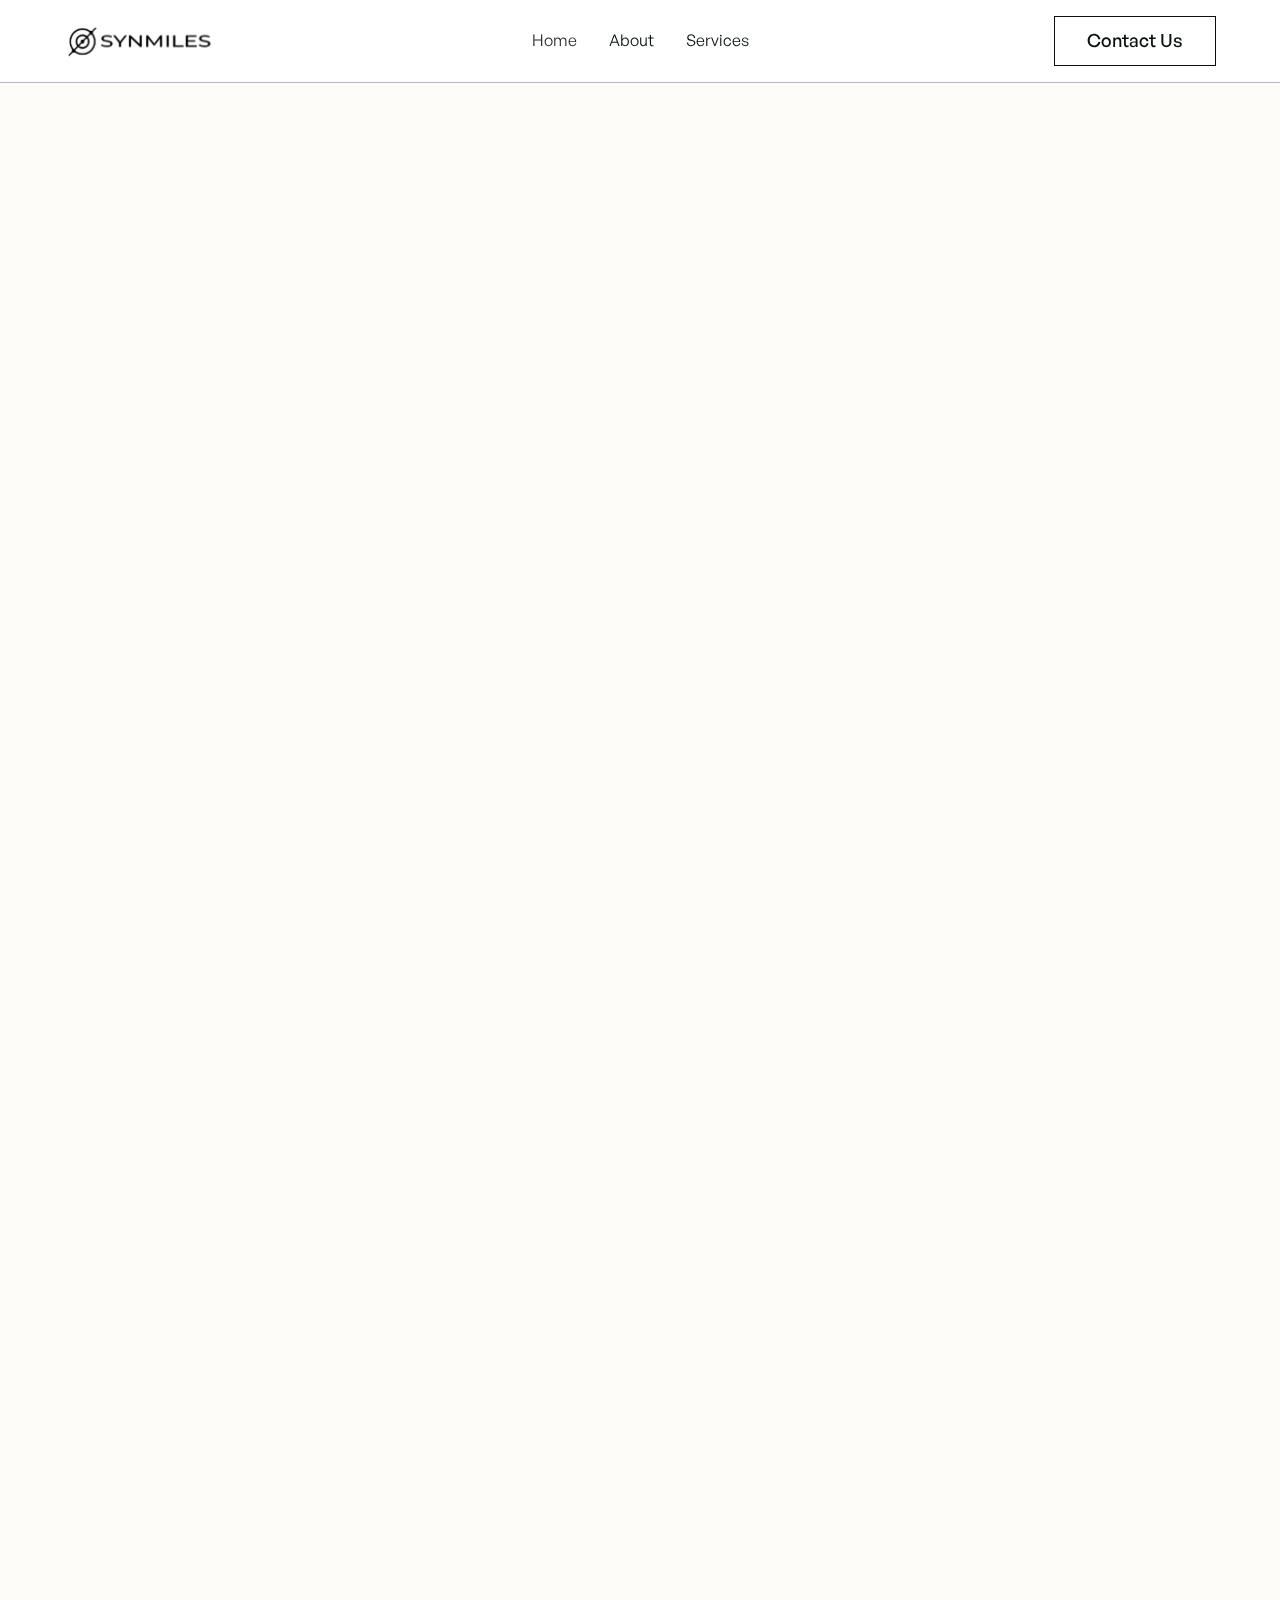
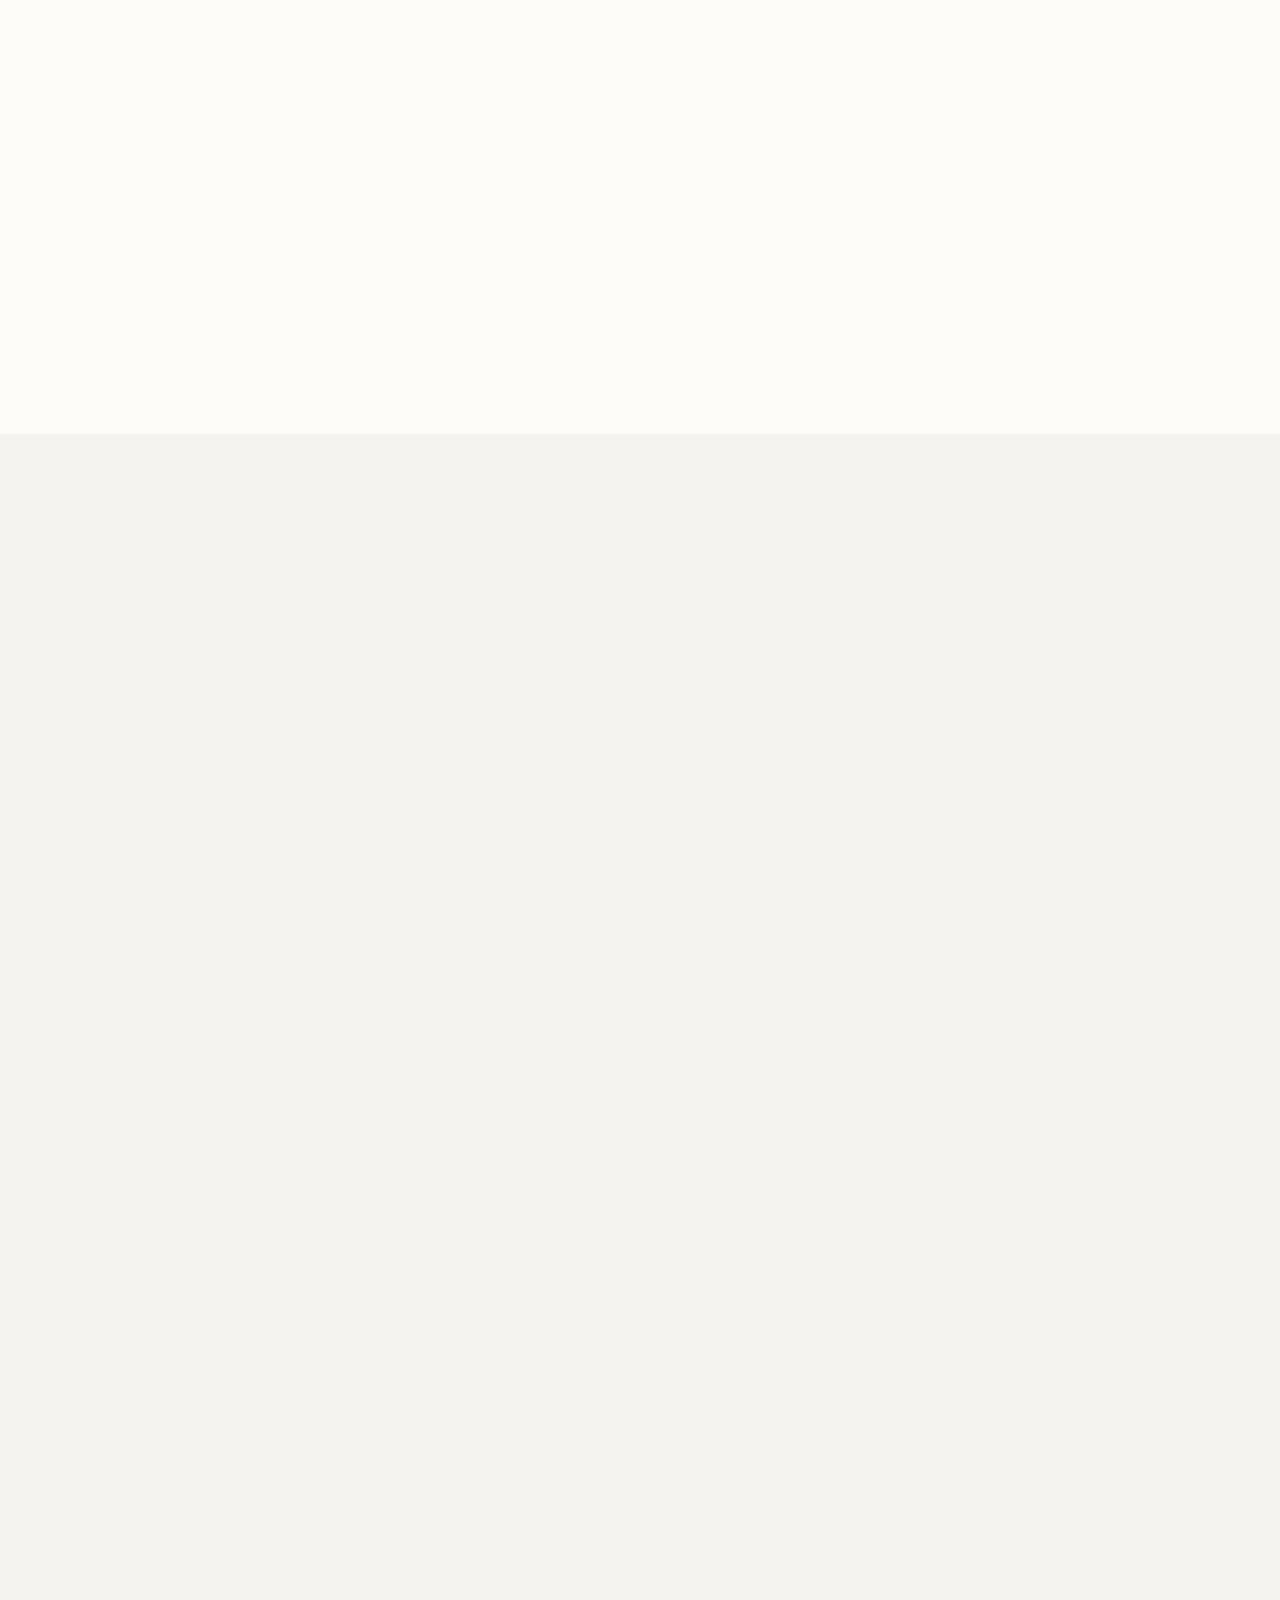
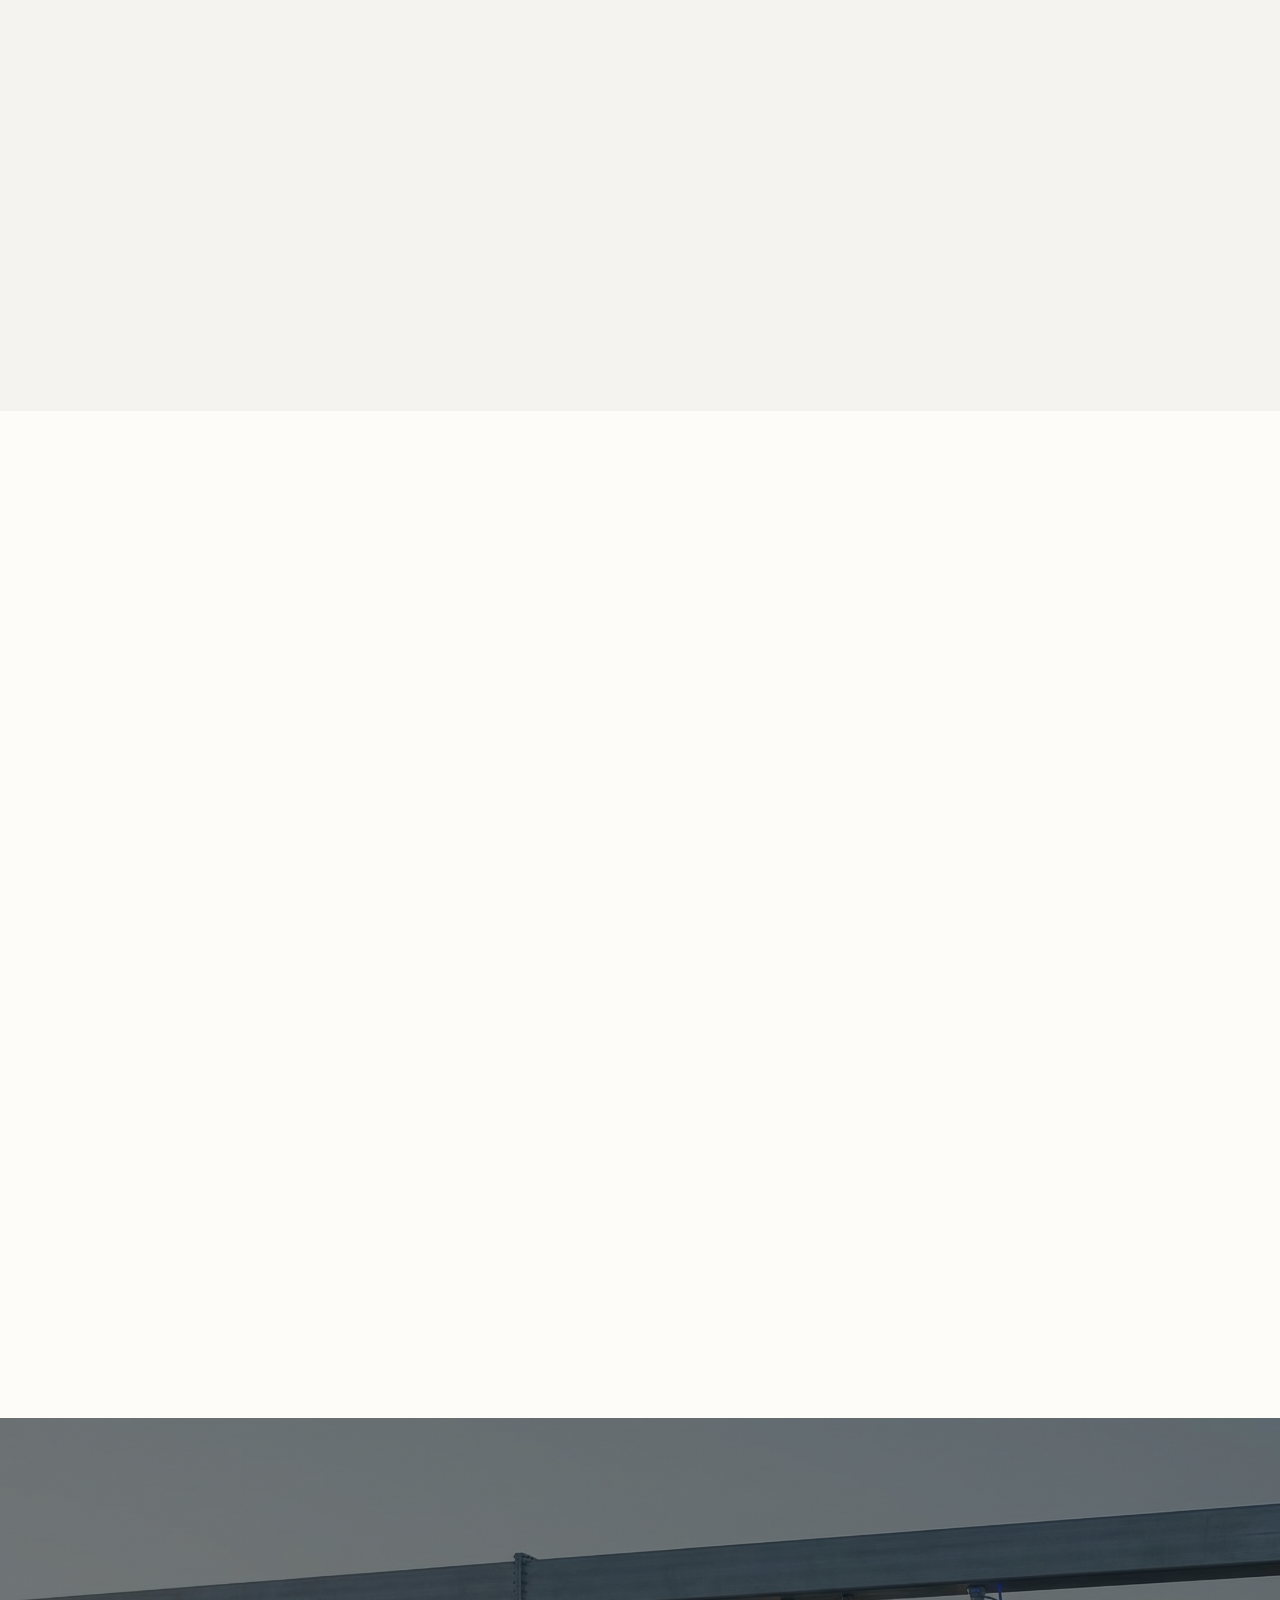
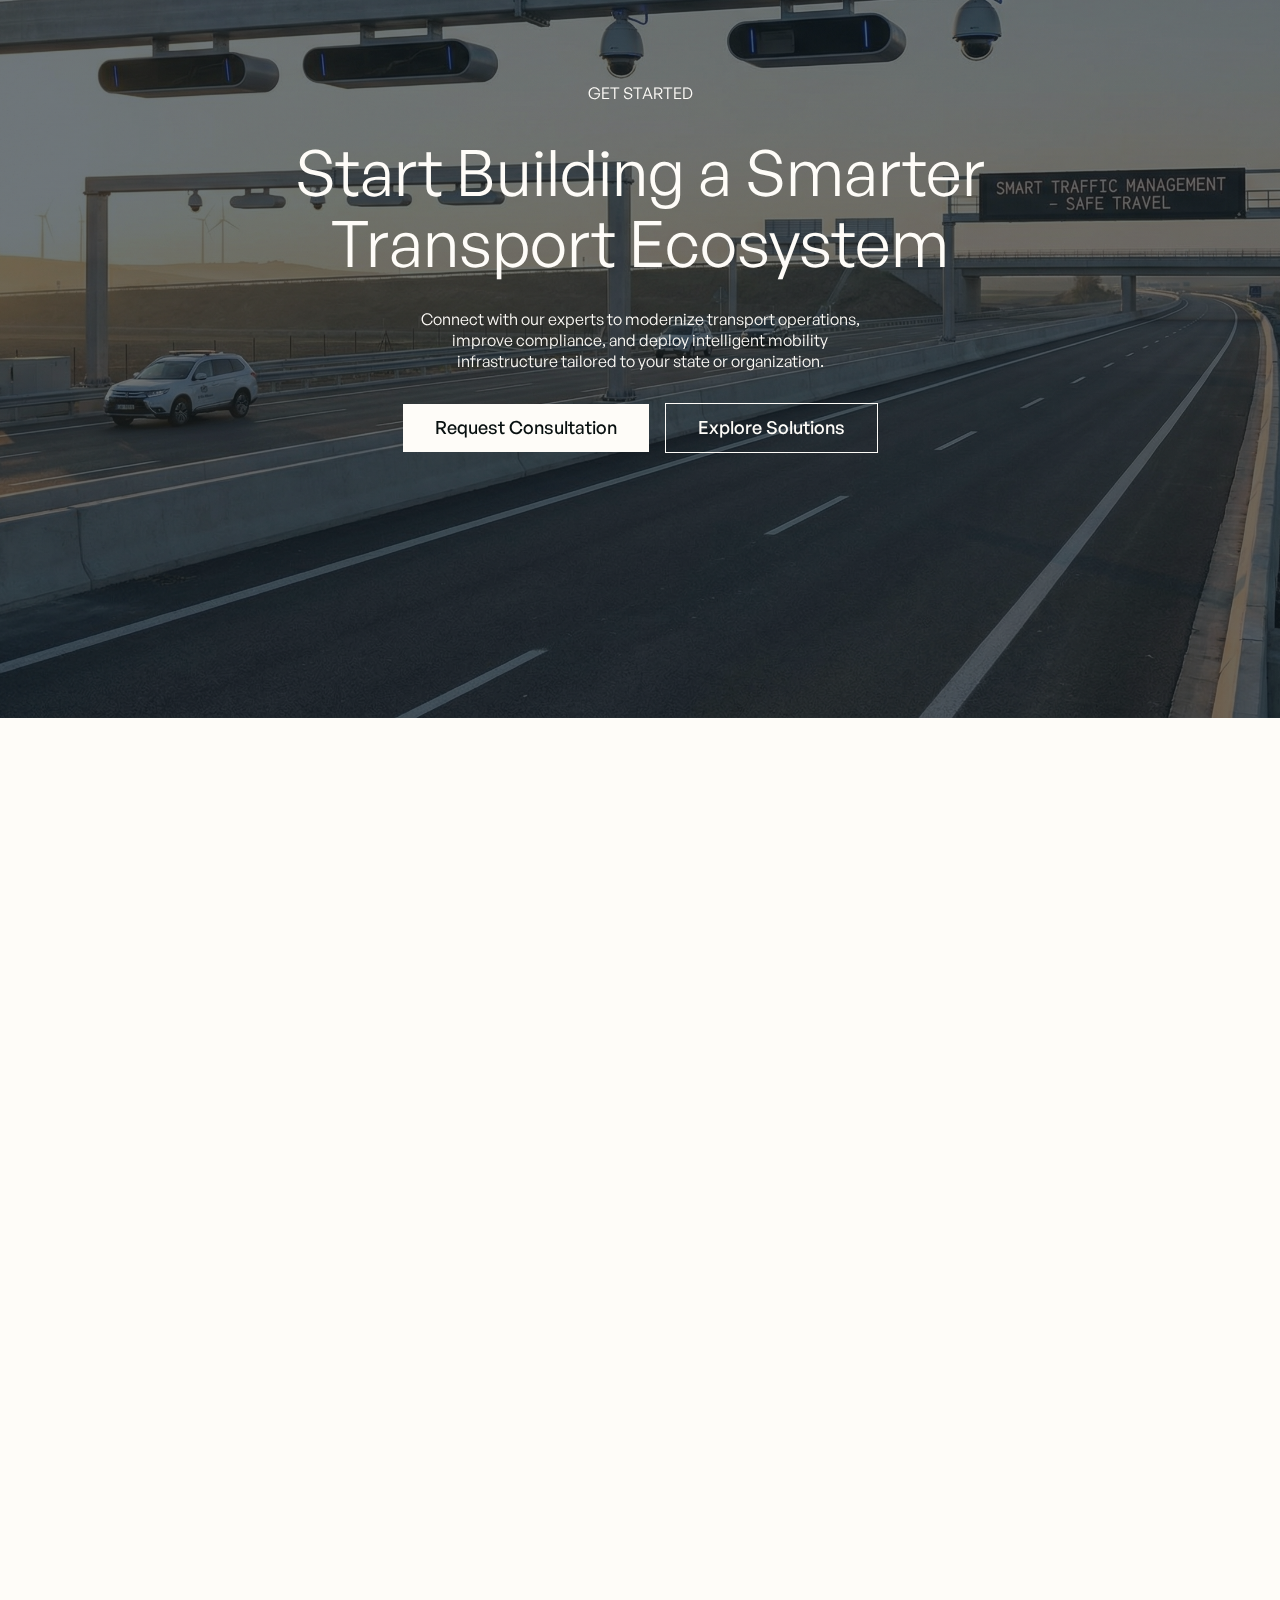
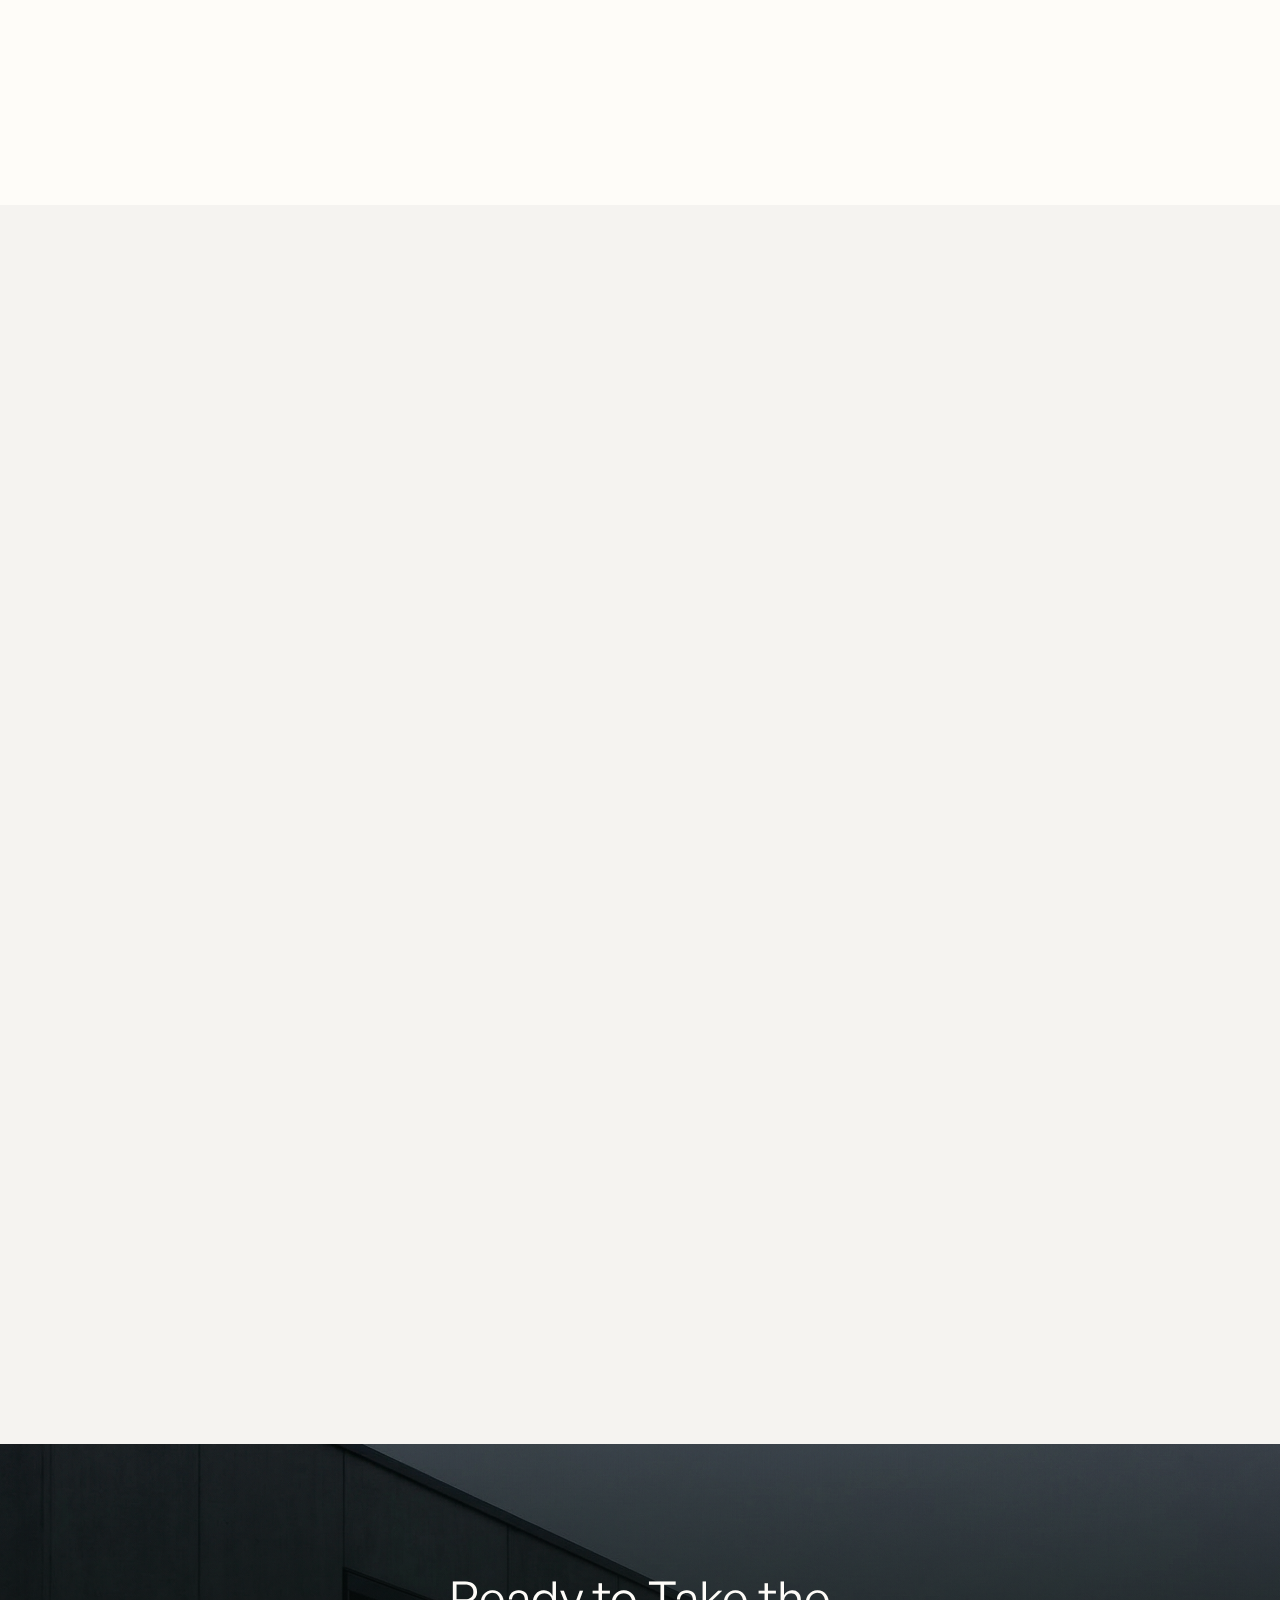
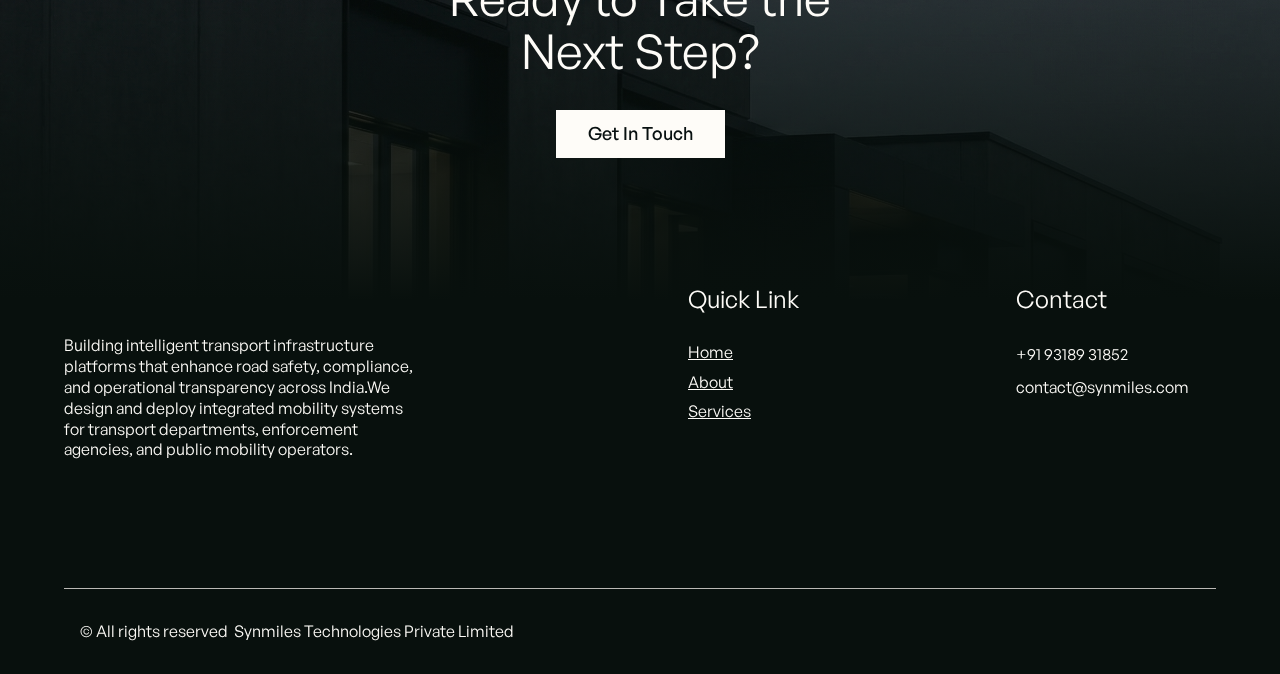
<file: index.html>
<!DOCTYPE html><!--  This site was created in Webflow. https://webflow.com  --><!--  Last Published: Mon Feb 09 2026 18:35:52 GMT+0000 (Coordinated Universal Time)  -->
<html data-wf-page="697a2d85875762e6cc235cb8" data-wf-site="697a2d84875762e6cc235c6f">
<head>
  <meta charset="utf-8">
  <title>Synmiles Technologies | Intelligent Transport &amp; Mobility Infrastructure Solutions</title>
  <meta content="Integrated transport technology solutions for compliance, vehicle tracking, automated testing, and mobility infrastructure. Synmiles helps authorities build safer and more efficient transportation systems." name="description">
  <meta content="Synmiles Technologies | Intelligent Transport &amp; Mobility Infrastructure Solutions" property="og:title">
  <meta content="Integrated transport technology solutions for compliance, vehicle tracking, automated testing, and mobility infrastructure. Synmiles helps authorities build safer and more efficient transportation systems." property="og:description">
  <meta content="https://cdn.prod.website-files.com/696074945cb163c33f02bf78/6961c9a67e331b216df1cc88_Home.avif" property="og:image">
  <meta content="Synmiles Technologies | Intelligent Transport &amp; Mobility Infrastructure Solutions" property="twitter:title">
  <meta content="Integrated transport technology solutions for compliance, vehicle tracking, automated testing, and mobility infrastructure. Synmiles helps authorities build safer and more efficient transportation systems." property="twitter:description">
  <meta content="https://cdn.prod.website-files.com/696074945cb163c33f02bf78/6961c9a67e331b216df1cc88_Home.avif" property="twitter:image">
  <meta property="og:type" content="website">
  <meta content="summary_large_image" name="twitter:card">
  <meta content="width=device-width, initial-scale=1" name="viewport">
  <meta name="google-site-verification" content="SSjkWcERzm3-21XCLPqKzTWGDG4tIYnpYIfqb27wq9Y" />
  <meta content="Webflow" name="generator">
  <link href="css/normalize.css" rel="stylesheet" type="text/css">
  <link href="css/webflow.css" rel="stylesheet" type="text/css">
  <link href="css/autowheels-fresh-site.webflow.css" rel="stylesheet" type="text/css">
  <style>@media (min-width:992px) {html.w-mod-js:not(.w-mod-ix) [data-w-id="18be7dfe-d88f-02fd-f84a-06d80b652594"] {width:0rem;height:100%;}html.w-mod-js:not(.w-mod-ix) [data-w-id="77681baa-4ef3-672f-ae25-223e0142e159"] {width:0rem;height:100%;}html.w-mod-js:not(.w-mod-ix) [data-w-id="9f389bf7-ad0b-c2af-c0be-ba05036298ae"] {width:0rem;height:100%;}html.w-mod-js:not(.w-mod-ix) [data-w-id="23631f0b-b043-741a-ddb1-c513d909c845"] {width:0rem;height:100%;}}</style>
  <script type="text/javascript">!function(o,c){var n=c.documentElement,t=" w-mod-";n.className+=t+"js",("ontouchstart"in o||o.DocumentTouch&&c instanceof DocumentTouch)&&(n.className+=t+"touch")}(window,document);</script>
  <link href="images/favicon.png" rel="shortcut icon" type="image/x-icon">
  <link href="images/webclip.png" rel="apple-touch-icon">
</head>
<body>
  <div data-animation="default" class="navbar w-variant-1ce4d590-53f1-67d0-c5ca-9f0fee4d62d8 w-nav" data-wf--navbar--variant="absolute" data-easing2="ease" data-easing="ease" data-collapse="medium" data-w-id="4d3d57b8-9199-dcee-d148-f5f8afda3bd1" role="banner" data-duration="400">
    <div class="container navbar-container w-container">
      <div class="navbar-wrapper">
        <a id="w-node-_4d3d57b8-9199-dcee-d148-f5f8afda3bd4-afda3bd1" href="#" class="navbar-brand w-variant-1ce4d590-53f1-67d0-c5ca-9f0fee4d62d8 w-variant-1ce4d590-53f1-67d0-c5ca-9f0fee4d62d8 w-nav-brand"><img loading="lazy" src="images/Group-427318973.svg" alt="" class="navbar-brand-image"></a>
        <nav role="navigation" class="nav-menu w-nav-menu">
          <div class="nav-menu-list">
            <a href="index.html" aria-current="page" class="nav-link w-variant-1ce4d590-53f1-67d0-c5ca-9f0fee4d62d8 w-nav-link w--current">Home</a>
            <a href="#" class="nav-link w-variant-1ce4d590-53f1-67d0-c5ca-9f0fee4d62d8 w-nav-link">About</a>
            <a href="#" class="nav-link w-variant-1ce4d590-53f1-67d0-c5ca-9f0fee4d62d8 w-nav-link">Services</a>
          </div>
        </nav>
        <div class="menu-button w-nav-button">
          <div class="w-icon-nav-menu"></div>
        </div>
        <div id="w-node-_4d3d57b8-9199-dcee-d148-f5f8afda3be2-afda3bd1" class="navbar-cta">
          <a href="#" data-w-id="4d3d57b8-9199-dcee-d148-f5f8afda3be3" class="button secondary w-inline-block">
            <div class="button-text-wrapper">
              <div class="button-text-inner">
                <div button-text="" class="button-text">Contact Us</div>
                <div button-text="" class="button-text">Contact Us</div>
              </div>
            </div>
          </a>
        </div>
      </div>
    </div>
  </div>
  <section id="hero" class="section hero">
    <div class="w-layout-blockcontainer container w-container">
      <div class="vertical-headline">
        <h1 data-w-id="be32cd05-0c9b-9022-dd4b-7b002c1b4a23" style="-webkit-transform:translate3d(0, 40px, 0) scale3d(1, 1, 1) rotateX(0) rotateY(0) rotateZ(0) skew(0, 0);-moz-transform:translate3d(0, 40px, 0) scale3d(1, 1, 1) rotateX(0) rotateY(0) rotateZ(0) skew(0, 0);-ms-transform:translate3d(0, 40px, 0) scale3d(1, 1, 1) rotateX(0) rotateY(0) rotateZ(0) skew(0, 0);transform:translate3d(0, 40px, 0) scale3d(1, 1, 1) rotateX(0) rotateY(0) rotateZ(0) skew(0, 0);opacity:0" class="heading-2 hero-heading">Powering the Digital Backbone of Transportation</h1>
        <p data-w-id="258ceb35-9763-9371-0748-9c8757a1a540" style="-webkit-transform:translate3d(0, 40px, 0) scale3d(1, 1, 1) rotateX(0) rotateY(0) rotateZ(0) skew(0, 0);-moz-transform:translate3d(0, 40px, 0) scale3d(1, 1, 1) rotateX(0) rotateY(0) rotateZ(0) skew(0, 0);-ms-transform:translate3d(0, 40px, 0) scale3d(1, 1, 1) rotateX(0) rotateY(0) rotateZ(0) skew(0, 0);transform:translate3d(0, 40px, 0) scale3d(1, 1, 1) rotateX(0) rotateY(0) rotateZ(0) skew(0, 0);opacity:0" class="text hero-text">Integrated intelligent mobility infrastructure powering road safety, compliance, and real-time transport management for governments and authorities.</p>
        <div data-w-id="78b9b43f-6b6c-537d-e43b-f46bbe043e86" style="-webkit-transform:translate3d(0, 40px, 0) scale3d(1, 1, 1) rotateX(0) rotateY(0) rotateZ(0) skew(0, 0);-moz-transform:translate3d(0, 40px, 0) scale3d(1, 1, 1) rotateX(0) rotateY(0) rotateZ(0) skew(0, 0);-ms-transform:translate3d(0, 40px, 0) scale3d(1, 1, 1) rotateX(0) rotateY(0) rotateZ(0) skew(0, 0);transform:translate3d(0, 40px, 0) scale3d(1, 1, 1) rotateX(0) rotateY(0) rotateZ(0) skew(0, 0);opacity:0" class="button-wrapper">
          <a href="#solutions" data-wf--button--variant="primary" data-w-id="4ccc2975-4187-41dc-6453-85d66ce831f0" class="button w-inline-block">
            <div class="button-text-wrapper">
              <div class="button-text-inner">
                <div button-text="" class="button-text">Explore Solutions</div>
                <div button-text="" class="button-text">Explore Solutions</div>
              </div>
            </div>
          </a>
        </div>
      </div>
    </div><img class="hero-background" src="images/Mask-group-4.webp" alt="" style="-webkit-transform:translate3d(0, 40px, 0) scale3d(1, 1, 1) rotateX(0) rotateY(0) rotateZ(0) skew(0, 0);-moz-transform:translate3d(0, 40px, 0) scale3d(1, 1, 1) rotateX(0) rotateY(0) rotateZ(0) skew(0, 0);-ms-transform:translate3d(0, 40px, 0) scale3d(1, 1, 1) rotateX(0) rotateY(0) rotateZ(0) skew(0, 0);transform:translate3d(0, 40px, 0) scale3d(1, 1, 1) rotateX(0) rotateY(0) rotateZ(0) skew(0, 0);opacity:0" sizes="(max-width: 2421px) 100vw, 2421px" data-w-id="5fb6979c-b5d2-c9c5-9169-a76657392c71" loading="lazy" srcset="images/Mask-group-4-p-500.webp 500w, images/Mask-group-4-p-800.webp 800w, images/Mask-group-4-p-1080.webp 1080w, images/Mask-group-4-p-1600.webp 1600w, images/Mask-group-4-p-2000.webp 2000w, images/Mask-group-4.webp 2421w">
  </section>
  <section id="about" class="section">
    <div class="w-layout-blockcontainer container w-container">
      <div class="vertical-wrapper">
        <div class="about-headline">
          <div data-w-id="23f701f6-c73b-1c09-7c7d-0aecdef2f3d8" style="-webkit-transform:translate3d(0, 40px, 0) scale3d(1, 1, 1) rotateX(0) rotateY(0) rotateZ(0) skew(0, 0);-moz-transform:translate3d(0, 40px, 0) scale3d(1, 1, 1) rotateX(0) rotateY(0) rotateZ(0) skew(0, 0);-ms-transform:translate3d(0, 40px, 0) scale3d(1, 1, 1) rotateX(0) rotateY(0) rotateZ(0) skew(0, 0);transform:translate3d(0, 40px, 0) scale3d(1, 1, 1) rotateX(0) rotateY(0) rotateZ(0) skew(0, 0);opacity:0" class="subtitle">ABOUT SYNMILES</div>
          <h2 data-w-id="b318e5b5-30ca-5fa7-e247-393d0bebb1db" style="-webkit-transform:translate3d(0, 40px, 0) scale3d(1, 1, 1) rotateX(0) rotateY(0) rotateZ(0) skew(0, 0);-moz-transform:translate3d(0, 40px, 0) scale3d(1, 1, 1) rotateX(0) rotateY(0) rotateZ(0) skew(0, 0);-ms-transform:translate3d(0, 40px, 0) scale3d(1, 1, 1) rotateX(0) rotateY(0) rotateZ(0) skew(0, 0);transform:translate3d(0, 40px, 0) scale3d(1, 1, 1) rotateX(0) rotateY(0) rotateZ(0) skew(0, 0);opacity:0" class="heading-4 about-heading"><strong>Synmiles Technologies</strong> is a GovTech mobility solutions provider modernizing India’s transportation ecosystem through integrated digital platforms. We connect vehicles, drivers, authorities, and infrastructure to enable safer roads, efficient operations, and transparent transport systems at scale.</h2>
        </div>
        <div data-w-id="790b9fb4-94b3-9de1-d608-c1ca3dd1468e" style="-webkit-transform:translate3d(0, 40px, 0) scale3d(1, 1, 1) rotateX(0) rotateY(0) rotateZ(0) skew(0, 0);-moz-transform:translate3d(0, 40px, 0) scale3d(1, 1, 1) rotateX(0) rotateY(0) rotateZ(0) skew(0, 0);-ms-transform:translate3d(0, 40px, 0) scale3d(1, 1, 1) rotateX(0) rotateY(0) rotateZ(0) skew(0, 0);transform:translate3d(0, 40px, 0) scale3d(1, 1, 1) rotateX(0) rotateY(0) rotateZ(0) skew(0, 0);opacity:0" class="about-image"><img src="images/unsplash_cW4lLTavU80.png" loading="eager" data-w-id="1cd5034b-e79b-82df-c18f-d8469a803ba1" sizes="(max-width: 767px) 100vw, (max-width: 991px) 728px, 940px" alt="" srcset="images/unsplash_cW4lLTavU80-p-500.png 500w, images/unsplash_cW4lLTavU80-p-800.png 800w, images/unsplash_cW4lLTavU80-p-1080.png 1080w, images/unsplash_cW4lLTavU80-p-1600.png 1600w, images/unsplash_cW4lLTavU80.png 1800w" class="parallax-image"></div>
      </div>
    </div>
  </section>
  <section id="solutions" class="section accent">
    <div class="w-layout-blockcontainer container w-container">
      <div class="vertical-wrapper">
        <div class="vertical-headline center">
          <div data-w-id="051ea32d-6563-c9c6-656b-b7803d0ab952" style="-webkit-transform:translate3d(0, 40px, 0) scale3d(1, 1, 1) rotateX(0) rotateY(0) rotateZ(0) skew(0, 0);-moz-transform:translate3d(0, 40px, 0) scale3d(1, 1, 1) rotateX(0) rotateY(0) rotateZ(0) skew(0, 0);-ms-transform:translate3d(0, 40px, 0) scale3d(1, 1, 1) rotateX(0) rotateY(0) rotateZ(0) skew(0, 0);transform:translate3d(0, 40px, 0) scale3d(1, 1, 1) rotateX(0) rotateY(0) rotateZ(0) skew(0, 0);opacity:0" class="subtitle">OUR SOLUTIONS</div>
          <h2 data-w-id="dab71bad-b748-5df7-b3b4-4063893bc5ba" style="-webkit-transform:translate3d(0, 40px, 0) scale3d(1, 1, 1) rotateX(0) rotateY(0) rotateZ(0) skew(0, 0);-moz-transform:translate3d(0, 40px, 0) scale3d(1, 1, 1) rotateX(0) rotateY(0) rotateZ(0) skew(0, 0);-ms-transform:translate3d(0, 40px, 0) scale3d(1, 1, 1) rotateX(0) rotateY(0) rotateZ(0) skew(0, 0);transform:translate3d(0, 40px, 0) scale3d(1, 1, 1) rotateX(0) rotateY(0) rotateZ(0) skew(0, 0);opacity:0" class="heading-2">Intelligent Transport Solutions for Every Stage of Mobility</h2>
          <p data-w-id="9c71cced-94f7-ff50-7d6a-a2f5d31e4e58" style="-webkit-transform:translate3d(0, 40px, 0) scale3d(1, 1, 1) rotateX(0) rotateY(0) rotateZ(0) skew(0, 0);-moz-transform:translate3d(0, 40px, 0) scale3d(1, 1, 1) rotateX(0) rotateY(0) rotateZ(0) skew(0, 0);-ms-transform:translate3d(0, 40px, 0) scale3d(1, 1, 1) rotateX(0) rotateY(0) rotateZ(0) skew(0, 0);transform:translate3d(0, 40px, 0) scale3d(1, 1, 1) rotateX(0) rotateY(0) rotateZ(0) skew(0, 0);opacity:0" class="text properties-text">An integrated ecosystem of platforms designed to manage compliance, monitoring, infrastructure, and public mobility operations through a single connected network.</p>
        </div>
        <div data-w-id="9cb710fc-ef8a-a177-30a1-4a3c9f5799ae" style="-webkit-transform:translate3d(0, 40px, 0) scale3d(1, 1, 1) rotateX(0) rotateY(0) rotateZ(0) skew(0, 0);-moz-transform:translate3d(0, 40px, 0) scale3d(1, 1, 1) rotateX(0) rotateY(0) rotateZ(0) skew(0, 0);-ms-transform:translate3d(0, 40px, 0) scale3d(1, 1, 1) rotateX(0) rotateY(0) rotateZ(0) skew(0, 0);transform:translate3d(0, 40px, 0) scale3d(1, 1, 1) rotateX(0) rotateY(0) rotateZ(0) skew(0, 0);opacity:0" class="properties-wrapper">
          <div class="properties-list">
            <a id="w-node-fcb12c7c-32f6-cdf7-fd00-f3dfa642289b-cc235cb8" data-w-id="fcb12c7c-32f6-cdf7-fd00-f3dfa642289b" href="#contact" class="property-wrapper w-inline-block"><img src="images/Gemini_Generated_Image_awqfmiawqfmiawqf.webp" loading="eager" data-w-id="580bc70f-f8f7-7ca4-bc73-620a7dce8457" sizes="(max-width: 767px) 100vw, (max-width: 991px) 728px, 940px" alt="" srcset="images/Gemini_Generated_Image_awqfmiawqfmiawqf-p-500.webp 500w, images/Gemini_Generated_Image_awqfmiawqfmiawqf-p-800.webp 800w, images/Gemini_Generated_Image_awqfmiawqfmiawqf-p-1080.webp 1080w, images/Gemini_Generated_Image_awqfmiawqfmiawqf-p-1600.webp 1600w, images/Gemini_Generated_Image_awqfmiawqfmiawqf-p-2000.webp 2000w, images/Gemini_Generated_Image_awqfmiawqfmiawqf-p-2600.webp 2600w, images/Gemini_Generated_Image_awqfmiawqfmiawqf.webp 2816w" class="absolute-image parallax">
              <div class="property-label">
                <div class="heading-5 white">Compliance &amp; Certification Systems</div>
              </div>
            </a>
            <a id="w-node-_3049adb2-6382-a2c9-4ff3-91dea1e05605-cc235cb8" data-w-id="3049adb2-6382-a2c9-4ff3-91dea1e05605" href="#contact" class="property-wrapper w-inline-block"><img src="images/unsplash_oQD9uq4Rd4I-1.png" loading="eager" data-w-id="3049adb2-6382-a2c9-4ff3-91dea1e05606" sizes="(max-width: 767px) 100vw, (max-width: 991px) 728px, 940px" alt="" srcset="images/unsplash_oQD9uq4Rd4I-1-p-500.png 500w, images/unsplash_oQD9uq4Rd4I-1-p-800.png 800w, images/unsplash_oQD9uq4Rd4I-1-p-1080.png 1080w, images/unsplash_oQD9uq4Rd4I-1-p-1600.png 1600w, images/unsplash_oQD9uq4Rd4I-1-p-2000.png 2000w, images/unsplash_oQD9uq4Rd4I-1.png 2400w" class="absolute-image parallax">
              <div class="property-label">
                <div class="heading-5 white">Vehicle Tracking &amp; Monitoring</div>
              </div>
            </a>
          </div>
          <div class="properties-list two">
            <a id="w-node-_5381f972-c2b7-f542-4218-215ea3d27da1-cc235cb8" data-w-id="5381f972-c2b7-f542-4218-215ea3d27da1" href="#contact" class="property-wrapper w-inline-block"><img src="images/Gemini_Generated_Image_kcntawkcntawkcnt.webp" loading="eager" data-w-id="5381f972-c2b7-f542-4218-215ea3d27da2" sizes="(max-width: 767px) 100vw, (max-width: 991px) 728px, 940px" alt="" srcset="images/Gemini_Generated_Image_kcntawkcntawkcnt-p-500.webp 500w, images/Gemini_Generated_Image_kcntawkcntawkcnt-p-800.webp 800w, images/Gemini_Generated_Image_kcntawkcntawkcnt-p-1080.webp 1080w, images/Gemini_Generated_Image_kcntawkcntawkcnt-p-1600.webp 1600w, images/Gemini_Generated_Image_kcntawkcntawkcnt-p-2000.webp 2000w, images/Gemini_Generated_Image_kcntawkcntawkcnt-p-2600.webp 2600w, images/Gemini_Generated_Image_kcntawkcntawkcnt.webp 2816w" class="absolute-image parallax">
              <div class="property-label">
                <div class="heading-5 white">EV &amp; Charging Management</div>
              </div>
            </a>
            <a id="w-node-_5381f972-c2b7-f542-4218-215ea3d27da8-cc235cb8" data-w-id="5381f972-c2b7-f542-4218-215ea3d27da8" href="#contact" class="property-wrapper w-inline-block"><img src="images/Gemini_Generated_Image_pv2m2xpv2m2xpv2m-1.webp" loading="eager" data-w-id="5381f972-c2b7-f542-4218-215ea3d27da9" sizes="(max-width: 767px) 100vw, (max-width: 991px) 728px, 940px" alt="" srcset="images/Gemini_Generated_Image_pv2m2xpv2m2xpv2m-1-p-500.webp 500w, images/Gemini_Generated_Image_pv2m2xpv2m2xpv2m-1-p-800.webp 800w, images/Gemini_Generated_Image_pv2m2xpv2m2xpv2m-1-p-1080.webp 1080w, images/Gemini_Generated_Image_pv2m2xpv2m2xpv2m-1-p-1600.webp 1600w, images/Gemini_Generated_Image_pv2m2xpv2m2xpv2m-1-p-2000.webp 2000w, images/Gemini_Generated_Image_pv2m2xpv2m2xpv2m-1-p-2600.webp 2600w, images/Gemini_Generated_Image_pv2m2xpv2m2xpv2m-1.webp 2816w" class="absolute-image parallax"><img src="images/Mask-group-1.webp" loading="lazy" sizes="(max-width: 767px) 100vw, (max-width: 991px) 728px, 940px" srcset="images/Mask-group-1-p-500.webp 500w, images/Mask-group-1-p-800.webp 800w, images/Mask-group-1-p-1080.webp 1080w, images/Mask-group-1-p-1600.webp 1600w, images/Mask-group-1-p-2000.webp 2000w, images/Mask-group-1.webp 2421w" alt="">
              <div class="property-label _02">
                <div class="heading-5 white">Smart Transport Infrastructure</div>
              </div>
            </a>
          </div>
        </div>
      </div>
    </div>
  </section>
  <section id="service" class="section">
    <div class="w-layout-blockcontainer container w-container">
      <div class="vertical-wrapper">
        <div class="service-headline">
          <div data-w-id="bac6d7f7-e48d-8bee-33c2-9e92b54698a8" style="-webkit-transform:translate3d(0, 40px, 0) scale3d(1, 1, 1) rotateX(0) rotateY(0) rotateZ(0) skew(0, 0);-moz-transform:translate3d(0, 40px, 0) scale3d(1, 1, 1) rotateX(0) rotateY(0) rotateZ(0) skew(0, 0);-ms-transform:translate3d(0, 40px, 0) scale3d(1, 1, 1) rotateX(0) rotateY(0) rotateZ(0) skew(0, 0);transform:translate3d(0, 40px, 0) scale3d(1, 1, 1) rotateX(0) rotateY(0) rotateZ(0) skew(0, 0);opacity:0" class="subtitle">CAPABILITIES</div>
          <h2 data-w-id="bac6d7f7-e48d-8bee-33c2-9e92b54698aa" style="-webkit-transform:translate3d(0, 40px, 0) scale3d(1, 1, 1) rotateX(0) rotateY(0) rotateZ(0) skew(0, 0);-moz-transform:translate3d(0, 40px, 0) scale3d(1, 1, 1) rotateX(0) rotateY(0) rotateZ(0) skew(0, 0);-ms-transform:translate3d(0, 40px, 0) scale3d(1, 1, 1) rotateX(0) rotateY(0) rotateZ(0) skew(0, 0);transform:translate3d(0, 40px, 0) scale3d(1, 1, 1) rotateX(0) rotateY(0) rotateZ(0) skew(0, 0);opacity:0" class="heading-2 service-heading">Core Systems Powering Intelligent Transport Operations</h2>
        </div>
        <div data-w-id="5a9e22d0-ceac-a54c-a1dc-64f499315f1d" style="-webkit-transform:translate3d(0, 40px, 0) scale3d(1, 1, 1) rotateX(0) rotateY(0) rotateZ(0) skew(0, 0);-moz-transform:translate3d(0, 40px, 0) scale3d(1, 1, 1) rotateX(0) rotateY(0) rotateZ(0) skew(0, 0);-ms-transform:translate3d(0, 40px, 0) scale3d(1, 1, 1) rotateX(0) rotateY(0) rotateZ(0) skew(0, 0);transform:translate3d(0, 40px, 0) scale3d(1, 1, 1) rotateX(0) rotateY(0) rotateZ(0) skew(0, 0);opacity:0" class="service-wrapper">
          <a data-w-id="18be7dfe-d88f-02fd-f84a-06d80b652592" href="#contact" class="service-link w-inline-block">
            <div class="service-info"><img data-w-id="18be7dfe-d88f-02fd-f84a-06d80b652594" sizes="(max-width: 767px) 100vw, (max-width: 991px) 728px, 940px" alt="Service" src="images/Gemini_Generated_Image_di60l5di60l5di60.webp" loading="lazy" srcset="images/Gemini_Generated_Image_di60l5di60l5di60.webp 500w, images/Gemini_Generated_Image_di60l5di60l5di60.webp 800w, images/Gemini_Generated_Image_di60l5di60l5di60.webp 1080w, images/Gemini_Generated_Image_di60l5di60l5di60.webp 1600w, images/Gemini_Generated_Image_di60l5di60l5di60.webp 2000w, images/Gemini_Generated_Image_di60l5di60l5di60.webp 2600w, images/Gemini_Generated_Image_di60l5di60l5di60.webp 2816w" class="service-image">
              <div class="service-title service-b">
                <div class="heading-5">Transport Compliance Automation</div>
                <p>Digitized certification workflows for vehicle fitness, PUC validation, and regulatory enforcement.</p>
              </div>
            </div><img loading="lazy" src="images/Arrow-1-Stroke.svg" alt="Arrow" class="arrow-icon">
          </a>
          <a data-w-id="23631f0b-b043-741a-ddb1-c513d909c843" href="#contact" class="service-link w-inline-block">
            <div class="service-info"><img data-w-id="23631f0b-b043-741a-ddb1-c513d909c845" sizes="(max-width: 767px) 100vw, (max-width: 991px) 728px, 940px" alt="Service" src="images/Gemini_Generated_Image_2owofm2owofm2owo.webp" loading="lazy" srcset="images/Gemini_Generated_Image_2owofm2owofm2owo.webp 500w, images/Gemini_Generated_Image_2owofm2owofm2owo.webp 800w, images/Gemini_Generated_Image_2owofm2owofm2owo.webp 1080w, images/Gemini_Generated_Image_2owofm2owofm2owo.webp 1600w, images/Gemini_Generated_Image_2owofm2owofm2owo.webp 2000w, images/Gemini_Generated_Image_2owofm2owofm2owo.webp 2600w, images/Gemini_Generated_Image_2owofm2owofm2owo.webp 2816w" class="service-image">
              <div class="service-title service-b">
                <div class="heading-5">Automated Driving Test Management</div>
                <p>AI-enabled driving test tracks that evaluate driver performance accurately and eliminate manual bias.</p>
              </div>
            </div><img loading="lazy" src="images/Arrow-1-Stroke.svg" alt="Arrow" class="arrow-icon">
          </a>
          <a data-w-id="9f389bf7-ad0b-c2af-c0be-ba05036298ac" href="#contact" class="service-link w-inline-block">
            <div class="service-info"><img data-w-id="9f389bf7-ad0b-c2af-c0be-ba05036298ae" sizes="(max-width: 767px) 100vw, (max-width: 991px) 728px, 940px" alt="Service" src="images/Gemini_Generated_Image_qdjfpqdjfpqdjfpq.webp" loading="lazy" srcset="images/Gemini_Generated_Image_qdjfpqdjfpqdjfpq.webp 500w, images/Gemini_Generated_Image_qdjfpqdjfpqdjfpq.webp 800w, images/Gemini_Generated_Image_qdjfpqdjfpqdjfpq.webp 1080w, images/Gemini_Generated_Image_qdjfpqdjfpqdjfpq.webp 1600w, images/Gemini_Generated_Image_qdjfpqdjfpqdjfpq.webp 2000w, images/Gemini_Generated_Image_qdjfpqdjfpqdjfpq.webp 2600w, images/Gemini_Generated_Image_qdjfpqdjfpqdjfpq.webp 2816w" class="service-image">
              <div class="service-title service-b">
                <div class="heading-5">Real-Time Monitoring &amp; Enforcement</div>
                <p>Live vehicle tracking, violation detection, and centralized monitoring dashboards for authorities.</p>
              </div>
            </div><img loading="lazy" src="images/Arrow-1-Stroke.svg" alt="Arrow" class="arrow-icon">
          </a>
          <a data-w-id="77681baa-4ef3-672f-ae25-223e0142e157" href="#contact" class="service-link w-inline-block">
            <div class="service-info"><img data-w-id="77681baa-4ef3-672f-ae25-223e0142e159" sizes="(max-width: 767px) 100vw, (max-width: 991px) 728px, 940px" alt="Service" src="images/Gemini_Generated_Image_tt98bktt98bktt98.webp" loading="lazy" srcset="images/Gemini_Generated_Image_tt98bktt98bktt98.webp 500w, images/Gemini_Generated_Image_tt98bktt98bktt98.webp 800w, images/Gemini_Generated_Image_tt98bktt98bktt98.webp 1080w, images/Gemini_Generated_Image_tt98bktt98bktt98.webp 1600w, images/Gemini_Generated_Image_tt98bktt98bktt98.webp 2000w, images/Gemini_Generated_Image_tt98bktt98bktt98.webp 2600w, images/Gemini_Generated_Image_tt98bktt98bktt98.webp 2816w" class="service-image">
              <div class="service-title service-b">
                <div class="heading-5">Transport Infrastructure Digitization</div>
                <p>Smart checkposts, depot operations, and enforcement infrastructure integrated into one network.</p>
              </div>
            </div><img loading="lazy" src="images/Arrow-1-Stroke.svg" alt="Arrow" class="arrow-icon">
          </a>
        </div>
      </div>
    </div>
  </section>
  <section id="testimonial" class="section accent hide">
    <div class="w-layout-blockcontainer container w-container">
      <div class="testimonial-section-wrapper">
        <div class="vertical-headline testimonial-headline">
          <div data-w-id="21bbb613-47a1-c793-1e21-ba2d5a0ead21" style="-webkit-transform:translate3d(0, 40px, 0) scale3d(1, 1, 1) rotateX(0) rotateY(0) rotateZ(0) skew(0, 0);-moz-transform:translate3d(0, 40px, 0) scale3d(1, 1, 1) rotateX(0) rotateY(0) rotateZ(0) skew(0, 0);-ms-transform:translate3d(0, 40px, 0) scale3d(1, 1, 1) rotateX(0) rotateY(0) rotateZ(0) skew(0, 0);transform:translate3d(0, 40px, 0) scale3d(1, 1, 1) rotateX(0) rotateY(0) rotateZ(0) skew(0, 0);opacity:0" class="subtitle">Testimonial</div>
          <h2 data-w-id="b32cf657-6dba-6f17-7c71-9423839ce480" style="-webkit-transform:translate3d(0, 40px, 0) scale3d(1, 1, 1) rotateX(0) rotateY(0) rotateZ(0) skew(0, 0);-moz-transform:translate3d(0, 40px, 0) scale3d(1, 1, 1) rotateX(0) rotateY(0) rotateZ(0) skew(0, 0);-ms-transform:translate3d(0, 40px, 0) scale3d(1, 1, 1) rotateX(0) rotateY(0) rotateZ(0) skew(0, 0);transform:translate3d(0, 40px, 0) scale3d(1, 1, 1) rotateX(0) rotateY(0) rotateZ(0) skew(0, 0);opacity:0" class="heading-2 service-heading">Trusted by Clients Across Real Estate Projects</h2>
          <p data-w-id="656d3725-c5aa-1557-fde2-f12214305cbc" style="-webkit-transform:translate3d(0, 40px, 0) scale3d(1, 1, 1) rotateX(0) rotateY(0) rotateZ(0) skew(0, 0);-moz-transform:translate3d(0, 40px, 0) scale3d(1, 1, 1) rotateX(0) rotateY(0) rotateZ(0) skew(0, 0);-ms-transform:translate3d(0, 40px, 0) scale3d(1, 1, 1) rotateX(0) rotateY(0) rotateZ(0) skew(0, 0);transform:translate3d(0, 40px, 0) scale3d(1, 1, 1) rotateX(0) rotateY(0) rotateZ(0) skew(0, 0);opacity:0">Hear from clients who have partnered with Homura to navigate property decisions, achieve better outcomes, and move forward with confidence.</p>
        </div>
        <div data-w-id="c23141c8-5753-f399-c0e0-dbe6517e4cc9" style="-webkit-transform:translate3d(0, 40px, 0) scale3d(1, 1, 1) rotateX(0) rotateY(0) rotateZ(0) skew(0, 0);-moz-transform:translate3d(0, 40px, 0) scale3d(1, 1, 1) rotateX(0) rotateY(0) rotateZ(0) skew(0, 0);-ms-transform:translate3d(0, 40px, 0) scale3d(1, 1, 1) rotateX(0) rotateY(0) rotateZ(0) skew(0, 0);transform:translate3d(0, 40px, 0) scale3d(1, 1, 1) rotateX(0) rotateY(0) rotateZ(0) skew(0, 0);opacity:0" class="testimonial-wrapper">
          <div data-w-id="532406a9-a7d0-19ed-8b30-fdf7a6ed059a" class="testimonial-list">
            <div class="testimonial-inner">
              <div class="testimonial-item">
                <p class="heading-6">“They helped us find the right property direction with clarity and confidence. Professional, responsive, and highly knowledgeable throughout the process.”</p>
                <div class="testimonial-profile">
                  <div class="testimonial-name">
                    <div class="heading-6">Daniel Morgan</div>
                    <div class="text">Property Investor</div>
                  </div>
                </div>
              </div>
              <div class="testimonial-item">
                <p class="heading-6">“Working with them simplified complex property choices and saved us valuable time. A trusted partner with strong market understanding.”</p>
                <div class="testimonial-profile">
                  <div class="testimonial-name">
                    <div class="heading-6">Michael Turner</div>
                    <div class="text">Commercial Developer</div>
                  </div>
                </div>
              </div>
            </div>
            <div class="testimonial-inner absolute">
              <div class="testimonial-item">
                <p class="heading-6">“They helped us find the right property direction with clarity and confidence. Professional, responsive, and highly knowledgeable throughout the process.”</p>
                <div class="testimonial-profile">
                  <div class="testimonial-name">
                    <div class="heading-6">Daniel Morgan</div>
                    <div class="text">Property Investor</div>
                  </div>
                </div>
              </div>
              <div class="testimonial-item">
                <p class="heading-6">“Working with them simplified complex property choices and saved us valuable time. A trusted partner with strong market understanding.”</p>
                <div class="testimonial-profile">
                  <div class="testimonial-name">
                    <div class="heading-6">Michael Turner</div>
                    <div class="text">Commercial Developer</div>
                  </div>
                </div>
              </div>
            </div>
          </div>
          <div data-w-id="1ea6cec0-a2bf-6ef8-4d37-fc6a7d631799" class="testimonial-list">
            <div class="testimonial-inner">
              <div class="testimonial-item">
                <p class="heading-6">“The team guided us through every decision with practical advice. Reliable support that made the entire experience smooth.”</p>
                <div class="testimonial-profile">
                  <div class="testimonial-name">
                    <div class="heading-6">Sophia Reynolds</div>
                    <div class="text">Real Estate Manager</div>
                  </div>
                </div>
              </div>
              <div class="testimonial-item">
                <p class="heading-6">“Their approach was thoughtful, transparent, and focused on real outcomes. We felt confident at every step of the property journey.”</p>
                <div class="testimonial-profile">
                  <div class="testimonial-name">
                    <div class="heading-6">Emily Carter</div>
                    <div class="text">Homeowner &amp; Client</div>
                  </div>
                </div>
              </div>
            </div>
            <div class="testimonial-inner absolute">
              <div class="testimonial-item">
                <p class="heading-6">“The team guided us through every decision with practical advice. Reliable support that made the entire experience smooth.”</p>
                <div class="testimonial-profile">
                  <div class="testimonial-name">
                    <div class="heading-6">Sophia Reynolds</div>
                    <div class="text">Real Estate Manager</div>
                  </div>
                </div>
              </div>
              <div class="testimonial-item">
                <p class="heading-6">“Their approach was thoughtful, transparent, and focused on real outcomes. We felt confident at every step of the property journey.”</p>
                <div class="testimonial-profile">
                  <div class="testimonial-name">
                    <div class="heading-6">Emily Carter</div>
                    <div class="text">Homeowner &amp; Client</div>
                  </div>
                </div>
              </div>
            </div>
          </div>
        </div>
      </div>
    </div>
  </section>
  <section class="section cta">
    <div class="w-layout-blockcontainer container cta-section w-container">
      <div class="vertical-headline center">
        <div data-w-id="ada0fdfe-8ae9-7feb-4dee-4cafce5edc2f" class="subtitle white">Get Started</div>
        <h2 data-w-id="ada0fdfe-8ae9-7feb-4dee-4cafce5edc31" class="heading-1 cta-heading">Start Building a Smarter Transport Ecosystem</h2>
        <p data-w-id="ada0fdfe-8ae9-7feb-4dee-4cafce5edc33" class="text white _01">Connect with our experts to modernize transport operations, improve compliance, and deploy intelligent mobility infrastructure tailored to your state or organization.</p>
        <div data-w-id="ada0fdfe-8ae9-7feb-4dee-4cafce5edc35" class="button-wrapper">
          <a href="#" data-wf--button--variant="white" data-w-id="4ccc2975-4187-41dc-6453-85d66ce831f0" class="button w-variant-977e61c4-1cd3-f1c2-83f2-8e248766dab1 w-inline-block">
            <div class="button-text-wrapper">
              <div class="button-text-inner">
                <div button-text="" class="button-text">Request Consultation</div>
                <div button-text="" class="button-text">Request Consultation</div>
              </div>
            </div>
          </a>
          <a href="#" data-wf--button--variant="secondary-white" data-w-id="4ccc2975-4187-41dc-6453-85d66ce831f0" class="button w-variant-93a9c9e2-182a-7d8d-edb1-7806911ed5a2 w-inline-block">
            <div class="button-text-wrapper">
              <div class="button-text-inner">
                <div button-text="" class="button-text">Explore Solutions</div>
                <div button-text="" class="button-text">Explore Solutions</div>
              </div>
            </div>
          </a>
        </div>
      </div>
    </div>
  </section>
  <section class="section">
    <div class="w-layout-blockcontainer container w-container">
      <div class="vertical-wrapper">
        <div class="vertical-headline faq">
          <div data-w-id="5b772c08-0a69-fd89-18df-ca97a01ab767" style="-webkit-transform:translate3d(0, 40px, 0) scale3d(1, 1, 1) rotateX(0) rotateY(0) rotateZ(0) skew(0, 0);-moz-transform:translate3d(0, 40px, 0) scale3d(1, 1, 1) rotateX(0) rotateY(0) rotateZ(0) skew(0, 0);-ms-transform:translate3d(0, 40px, 0) scale3d(1, 1, 1) rotateX(0) rotateY(0) rotateZ(0) skew(0, 0);transform:translate3d(0, 40px, 0) scale3d(1, 1, 1) rotateX(0) rotateY(0) rotateZ(0) skew(0, 0);opacity:0" class="subtitle">FAQS</div>
          <h2 data-w-id="492e98fd-f5f2-aff9-0807-b0f25138293a" style="-webkit-transform:translate3d(0, 40px, 0) scale3d(1, 1, 1) rotateX(0) rotateY(0) rotateZ(0) skew(0, 0);-moz-transform:translate3d(0, 40px, 0) scale3d(1, 1, 1) rotateX(0) rotateY(0) rotateZ(0) skew(0, 0);-ms-transform:translate3d(0, 40px, 0) scale3d(1, 1, 1) rotateX(0) rotateY(0) rotateZ(0) skew(0, 0);transform:translate3d(0, 40px, 0) scale3d(1, 1, 1) rotateX(0) rotateY(0) rotateZ(0) skew(0, 0);opacity:0">Frequently Asked Questions Answered</h2>
        </div>
        <div data-w-id="dc711bc6-4035-fda5-bc5a-0c69fb3e1876" style="-webkit-transform:translate3d(0, 40px, 0) scale3d(1, 1, 1) rotateX(0) rotateY(0) rotateZ(0) skew(0, 0);-moz-transform:translate3d(0, 40px, 0) scale3d(1, 1, 1) rotateX(0) rotateY(0) rotateZ(0) skew(0, 0);-ms-transform:translate3d(0, 40px, 0) scale3d(1, 1, 1) rotateX(0) rotateY(0) rotateZ(0) skew(0, 0);transform:translate3d(0, 40px, 0) scale3d(1, 1, 1) rotateX(0) rotateY(0) rotateZ(0) skew(0, 0);opacity:0" class="faq-wrapper">
          <div data-delay="0" data-hover="false" data-w-id="dc711bc6-4035-fda5-bc5a-0c69fb3e1877" class="faq-dropdown w-dropdown">
            <div class="question w-dropdown-toggle">
              <div class="heading-6">What type of organizations can use Synmiles solutions?</div><img style="-webkit-transform:translate3d(0, 0, 0) scale3d(1, 1, 1) rotateX(0) rotateY(0) rotateZ(0deg) skew(0, 0);-moz-transform:translate3d(0, 0, 0) scale3d(1, 1, 1) rotateX(0) rotateY(0) rotateZ(0deg) skew(0, 0);-ms-transform:translate3d(0, 0, 0) scale3d(1, 1, 1) rotateX(0) rotateY(0) rotateZ(0deg) skew(0, 0);transform:translate3d(0, 0, 0) scale3d(1, 1, 1) rotateX(0) rotateY(0) rotateZ(0deg) skew(0, 0)" loading="lazy" alt="plus" src="images/plus-1.svg" class="faq-icon">
            </div>
            <nav style="height:0px" class="answer w-dropdown-list">
              <div class="answer-wrapper">
                <p class="text _01">Our platforms are designed for transport departments, enforcement authorities, public transport corporations, fleet operators, and smart mobility infrastructure providers.</p>
              </div>
            </nav>
          </div>
          <div data-delay="0" data-hover="false" data-w-id="7694e742-ed9a-1f51-db7a-9cfabf17f8cd" class="faq-dropdown w-dropdown">
            <div class="question w-dropdown-toggle">
              <div class="heading-6">Do your systems comply with government regulations?</div><img style="-webkit-transform:translate3d(0, 0, 0) scale3d(1, 1, 1) rotateX(0) rotateY(0) rotateZ(0deg) skew(0, 0);-moz-transform:translate3d(0, 0, 0) scale3d(1, 1, 1) rotateX(0) rotateY(0) rotateZ(0deg) skew(0, 0);-ms-transform:translate3d(0, 0, 0) scale3d(1, 1, 1) rotateX(0) rotateY(0) rotateZ(0deg) skew(0, 0);transform:translate3d(0, 0, 0) scale3d(1, 1, 1) rotateX(0) rotateY(0) rotateZ(0deg) skew(0, 0)" loading="lazy" alt="plus" src="images/plus-1.svg" class="faq-icon">
            </div>
            <nav style="height:0px" class="answer w-dropdown-list">
              <div class="answer-wrapper">
                <p class="text _01">Yes. Our solutions are developed in accordance with applicable transport and safety standards including AIS-140 compliance and regulatory certification requirements.</p>
              </div>
            </nav>
          </div>
          <div data-delay="0" data-hover="false" data-w-id="e39204e6-1f27-f7e9-9d25-53720a88621a" class="faq-dropdown w-dropdown">
            <div class="question w-dropdown-toggle">
              <div class="heading-6">Can your platform integrate with existing government systems?</div><img style="-webkit-transform:translate3d(0, 0, 0) scale3d(1, 1, 1) rotateX(0) rotateY(0) rotateZ(0deg) skew(0, 0);-moz-transform:translate3d(0, 0, 0) scale3d(1, 1, 1) rotateX(0) rotateY(0) rotateZ(0deg) skew(0, 0);-ms-transform:translate3d(0, 0, 0) scale3d(1, 1, 1) rotateX(0) rotateY(0) rotateZ(0deg) skew(0, 0);transform:translate3d(0, 0, 0) scale3d(1, 1, 1) rotateX(0) rotateY(0) rotateZ(0deg) skew(0, 0)" loading="lazy" alt="plus" src="images/plus-1.svg" class="faq-icon">
            </div>
            <nav style="height:0px" class="answer w-dropdown-list">
              <div class="answer-wrapper">
                <p class="text _01">es. Synmiles platforms are built with integration-ready architecture and can connect with existing databases, monitoring systems, and transport management software.</p>
              </div>
            </nav>
          </div>
          <div data-delay="0" data-hover="false" data-w-id="2cec2b53-8549-6125-f722-a92e772dbd09" class="faq-dropdown w-dropdown">
            <div class="question w-dropdown-toggle">
              <div class="heading-6">Is customization available for different states or departments?</div><img style="-webkit-transform:translate3d(0, 0, 0) scale3d(1, 1, 1) rotateX(0) rotateY(0) rotateZ(0deg) skew(0, 0);-moz-transform:translate3d(0, 0, 0) scale3d(1, 1, 1) rotateX(0) rotateY(0) rotateZ(0deg) skew(0, 0);-ms-transform:translate3d(0, 0, 0) scale3d(1, 1, 1) rotateX(0) rotateY(0) rotateZ(0deg) skew(0, 0);transform:translate3d(0, 0, 0) scale3d(1, 1, 1) rotateX(0) rotateY(0) rotateZ(0deg) skew(0, 0)" loading="lazy" alt="plus" src="images/plus-1.svg" class="faq-icon">
            </div>
            <nav style="height:0px" class="answer w-dropdown-list">
              <div class="answer-wrapper">
                <p class="text _01">Absolutely. Each deployment is configured according to state policies, operational workflows, and infrastructure requirements.</p>
              </div>
            </nav>
          </div>
          <div data-delay="0" data-hover="false" data-w-id="250d5bba-f229-482e-6d70-4fe8fecc595d" class="faq-dropdown w-dropdown">
            <div class="question w-dropdown-toggle">
              <div class="heading-6">How is data security handled?</div><img style="-webkit-transform:translate3d(0, 0, 0) scale3d(1, 1, 1) rotateX(0) rotateY(0) rotateZ(0deg) skew(0, 0);-moz-transform:translate3d(0, 0, 0) scale3d(1, 1, 1) rotateX(0) rotateY(0) rotateZ(0deg) skew(0, 0);-ms-transform:translate3d(0, 0, 0) scale3d(1, 1, 1) rotateX(0) rotateY(0) rotateZ(0deg) skew(0, 0);transform:translate3d(0, 0, 0) scale3d(1, 1, 1) rotateX(0) rotateY(0) rotateZ(0deg) skew(0, 0)" loading="lazy" alt="plus" src="images/plus-1.svg" class="faq-icon">
            </div>
            <nav style="height:0px" class="answer w-dropdown-list">
              <div class="answer-wrapper">
                <p class="text _01">We implement secure data handling practices, controlled access, and centralized monitoring to ensure reliability and protection of sensitive transport data.</p>
              </div>
            </nav>
          </div>
          <div data-delay="0" data-hover="false" data-w-id="6efceaf8-7cb9-28ae-7ed9-aee08909e4c7" class="faq-dropdown w-dropdown">
            <div class="question w-dropdown-toggle">
              <div class="heading-6">Do you provide training and operational support?</div><img style="-webkit-transform:translate3d(0, 0, 0) scale3d(1, 1, 1) rotateX(0) rotateY(0) rotateZ(0deg) skew(0, 0);-moz-transform:translate3d(0, 0, 0) scale3d(1, 1, 1) rotateX(0) rotateY(0) rotateZ(0deg) skew(0, 0);-ms-transform:translate3d(0, 0, 0) scale3d(1, 1, 1) rotateX(0) rotateY(0) rotateZ(0deg) skew(0, 0);transform:translate3d(0, 0, 0) scale3d(1, 1, 1) rotateX(0) rotateY(0) rotateZ(0deg) skew(0, 0)" loading="lazy" alt="plus" src="images/plus-1.svg" class="faq-icon">
            </div>
            <nav style="height:0px" class="answer w-dropdown-list">
              <div class="answer-wrapper">
                <p class="text _01">Yes. We provide onboarding, operator training, and ongoing technical support to ensure smooth adoption and long-term system reliability.</p>
              </div>
            </nav>
          </div>
        </div>
      </div>
    </div>
  </section>
  <section id="contact" class="section accent">
    <div class="w-layout-blockcontainer container w-container">
      <div class="vertical-wrapper">
        <div class="contact-wrapper">
          <div class="contact-inner">
            <div class="vertical-headline contact-headline">
              <div data-w-id="3c0179cb-2b9c-d227-5fb1-e53701a623b9" style="-webkit-transform:translate3d(0, 40px, 0) scale3d(1, 1, 1) rotateX(0) rotateY(0) rotateZ(0) skew(0, 0);-moz-transform:translate3d(0, 40px, 0) scale3d(1, 1, 1) rotateX(0) rotateY(0) rotateZ(0) skew(0, 0);-ms-transform:translate3d(0, 40px, 0) scale3d(1, 1, 1) rotateX(0) rotateY(0) rotateZ(0) skew(0, 0);transform:translate3d(0, 40px, 0) scale3d(1, 1, 1) rotateX(0) rotateY(0) rotateZ(0) skew(0, 0);opacity:0" class="subtitle">FAQS</div>
              <h2 data-w-id="16761807-3683-a197-2039-0df4f8c27ac1" style="-webkit-transform:translate3d(0, 40px, 0) scale3d(1, 1, 1) rotateX(0) rotateY(0) rotateZ(0) skew(0, 0);-moz-transform:translate3d(0, 40px, 0) scale3d(1, 1, 1) rotateX(0) rotateY(0) rotateZ(0) skew(0, 0);-ms-transform:translate3d(0, 40px, 0) scale3d(1, 1, 1) rotateX(0) rotateY(0) rotateZ(0) skew(0, 0);transform:translate3d(0, 40px, 0) scale3d(1, 1, 1) rotateX(0) rotateY(0) rotateZ(0) skew(0, 0);opacity:0">Let’s Get In Touch with Us</h2>
            </div>
            <div data-w-id="899bbd1a-3e3f-70f0-2531-b166a2e4dc82" style="-webkit-transform:translate3d(0, 40px, 0) scale3d(1, 1, 1) rotateX(0) rotateY(0) rotateZ(0) skew(0, 0);-moz-transform:translate3d(0, 40px, 0) scale3d(1, 1, 1) rotateX(0) rotateY(0) rotateZ(0) skew(0, 0);-ms-transform:translate3d(0, 40px, 0) scale3d(1, 1, 1) rotateX(0) rotateY(0) rotateZ(0) skew(0, 0);transform:translate3d(0, 40px, 0) scale3d(1, 1, 1) rotateX(0) rotateY(0) rotateZ(0) skew(0, 0);opacity:0" class="contact-info">
              <div class="vertical-headline">
                <div class="heading-6">Phone</div>
                <div class="text">+91 93189 31852</div>
              </div>
              <div class="vertical-headline">
                <div class="heading-6">Email</div>
                <div class="text">contact@synmiles.com</div>
              </div>
            </div>
          </div>
          <div data-w-id="cd2daa4c-e827-72b9-f826-c96d42e3f675" style="-webkit-transform:translate3d(0, 40px, 0) scale3d(1, 1, 1) rotateX(0) rotateY(0) rotateZ(0) skew(0, 0);-moz-transform:translate3d(0, 40px, 0) scale3d(1, 1, 1) rotateX(0) rotateY(0) rotateZ(0) skew(0, 0);-ms-transform:translate3d(0, 40px, 0) scale3d(1, 1, 1) rotateX(0) rotateY(0) rotateZ(0) skew(0, 0);transform:translate3d(0, 40px, 0) scale3d(1, 1, 1) rotateX(0) rotateY(0) rotateZ(0) skew(0, 0);opacity:0" class="contact-form-wrapper">
            <div class="form-block contact w-form">
              <form id="wf-form-Booking-Form" name="wf-form-Booking-Form" data-name="Booking Form" method="get" class="form align-left" data-wf-page-id="697a2d85875762e6cc235cb8" data-wf-element-id="cd2daa4c-e827-72b9-f826-c96d42e3f67c">
                <div class="form-wrapper"><input class="text-field w-input" maxlength="256" name="Name" data-name="Name" placeholder="Name" type="text" id="Name"><input class="text-field w-node-cd2daa4c-e827-72b9-f826-c96d42e3f680-cc235cb8 w-input" maxlength="256" name="Phone" data-name="Phone" placeholder="Phone" type="tel" id="Phone"><input class="text-field w-node-cd2daa4c-e827-72b9-f826-c96d42e3f681-cc235cb8 w-input" maxlength="256" name="Email" data-name="Email" placeholder="Email" type="email" id="Email"><textarea id="Mesaage" name="Mesaage" maxlength="5000" data-name="Mesaage" placeholder="Message" class="text-field text-area w-node-cd2daa4c-e827-72b9-f826-c96d42e3f682-cc235cb8 w-input"></textarea></div><input type="submit" data-wait="Please wait..." class="button w-button" value="Send Request">
              </form>
              <div class="w-form-done">
                <div>Thank you! Your submission has been received!</div>
              </div>
              <div class="w-form-fail">
                <div>Oops! Something went wrong while submitting the form.</div>
              </div>
            </div>
          </div>
        </div>
        <div data-w-id="8d3b6220-3305-00d9-e67d-f3875d65751d" style="-webkit-transform:translate3d(0, 40px, 0) scale3d(1, 1, 1) rotateX(0) rotateY(0) rotateZ(0) skew(0, 0);-moz-transform:translate3d(0, 40px, 0) scale3d(1, 1, 1) rotateX(0) rotateY(0) rotateZ(0) skew(0, 0);-ms-transform:translate3d(0, 40px, 0) scale3d(1, 1, 1) rotateX(0) rotateY(0) rotateZ(0) skew(0, 0);transform:translate3d(0, 40px, 0) scale3d(1, 1, 1) rotateX(0) rotateY(0) rotateZ(0) skew(0, 0);opacity:0" class="location-wrapper"><img src="images/Gemini_Generated_Image_chq5kychq5kychq5.webp" loading="eager" data-w-id="2efe555c-dee3-609a-f656-6175b5ba3958" sizes="(max-width: 767px) 100vw, (max-width: 991px) 728px, 940px" alt="" srcset="images/Gemini_Generated_Image_chq5kychq5kychq5-p-500.webp 500w, images/Gemini_Generated_Image_chq5kychq5kychq5-p-800.webp 800w, images/Gemini_Generated_Image_chq5kychq5kychq5-p-1080.webp 1080w, images/Gemini_Generated_Image_chq5kychq5kychq5-p-1600.webp 1600w, images/Gemini_Generated_Image_chq5kychq5kychq5-p-2000.webp 2000w, images/Gemini_Generated_Image_chq5kychq5kychq5-p-2600.webp 2600w, images/Gemini_Generated_Image_chq5kychq5kychq5.webp 2816w" class="absolute-image parallax">
          <div data-w-id="8d418d33-a76e-639b-7147-02af400c3f5b" style="-webkit-transform:translate3d(0, 40px, 0) scale3d(1, 1, 1) rotateX(0) rotateY(0) rotateZ(0) skew(0, 0);-moz-transform:translate3d(0, 40px, 0) scale3d(1, 1, 1) rotateX(0) rotateY(0) rotateZ(0) skew(0, 0);-ms-transform:translate3d(0, 40px, 0) scale3d(1, 1, 1) rotateX(0) rotateY(0) rotateZ(0) skew(0, 0);transform:translate3d(0, 40px, 0) scale3d(1, 1, 1) rotateX(0) rotateY(0) rotateZ(0) skew(0, 0);opacity:0" class="contact-info two">
            <div class="vertical-headline">
              <div class="heading-6">Registered Office</div>
              <div class="text">Plot No. 16/7, Sardar ColonyEkkattuthangal, ChennaiTamil Nadu – 600032</div>
            </div>
          </div>
        </div>
      </div>
    </div>
  </section>
  <section data-wf--footer--variant="base" class="section footer">
    <div class="w-layout-blockcontainer container w-container">
      <div class="footer-wrapper">
        <div class="footer-inner-three">
          <div data-w-id="b16f3c21-3812-04d1-9639-0ab31b711848" class="heading-3 white">Ready to Take the Next Step?</div>
          <div data-w-id="b16f3c21-3812-04d1-9639-0ab31b71184a" class="cta-footer-wrapper">
            <a href="#" data-wf--button--variant="white" data-w-id="4ccc2975-4187-41dc-6453-85d66ce831f0" class="button w-variant-977e61c4-1cd3-f1c2-83f2-8e248766dab1 w-inline-block">
              <div class="button-text-wrapper">
                <div class="button-text-inner">
                  <div button-text="" class="button-text">Get In Touch</div>
                  <div button-text="" class="button-text">Get In Touch</div>
                </div>
              </div>
            </a>
          </div>
        </div>
        <div class="footer-inner-one">
          <div data-w-id="b16f3c21-3812-04d1-9639-0ab31b711850" class="footer-brand-wrapper">
            <a href="index.html" aria-current="page" class="w-inline-block w--current"><img loading="lazy" src="images/Group-427318973-1.svg" alt="" class="footer-brand"></a>
            <p class="text white _02">Building intelligent transport infrastructure platforms that enhance road safety, compliance, and operational transparency across India.We design and deploy integrated mobility systems for transport departments, enforcement agencies, and public mobility operators.</p>
          </div>
          <div class="footer-link-wrapper">
            <div data-w-id="b16f3c21-3812-04d1-9639-0ab31b711856" class="footer-link-item">
              <div class="heading-6 white">Quick Link</div>
              <div class="footer-link-list">
                <a href="index.html" aria-current="page" class="link whitte w--current">Home</a>
                <a href="#" class="link whitte">About</a>
                <a href="#" class="link whitte">Services</a>
              </div>
            </div>
            <div data-w-id="b16f3c21-3812-04d1-9639-0ab31b71186e" class="footer-link-item">
              <div class="heading-6 white">Contact</div>
              <div class="footer-link-list">
                <div class="text white">+91 93189 31852</div>
                <div class="text white">contact@synmiles.com</div>
              </div>
            </div>
          </div>
        </div>
        <div class="footer-inner-two">
          <div class="footer-text">
            <div class="text white _01">© All rights reserved  Synmiles Technologies Private Limited</div>
          </div>
        </div>
      </div>
    </div>
  </section>
  <script src="https://d3e54v103j8qbb.cloudfront.net/js/jquery-3.5.1.min.dc5e7f18c8.js?site=697a2d84875762e6cc235c6f" type="text/javascript" integrity="sha256-9/aliU8dGd2tb6OSsuzixeV4y/faTqgFtohetphbbj0=" crossorigin="anonymous"></script>
  <script src="js/webflow.js" type="text/javascript"></script>
</body>
</html>
</file>
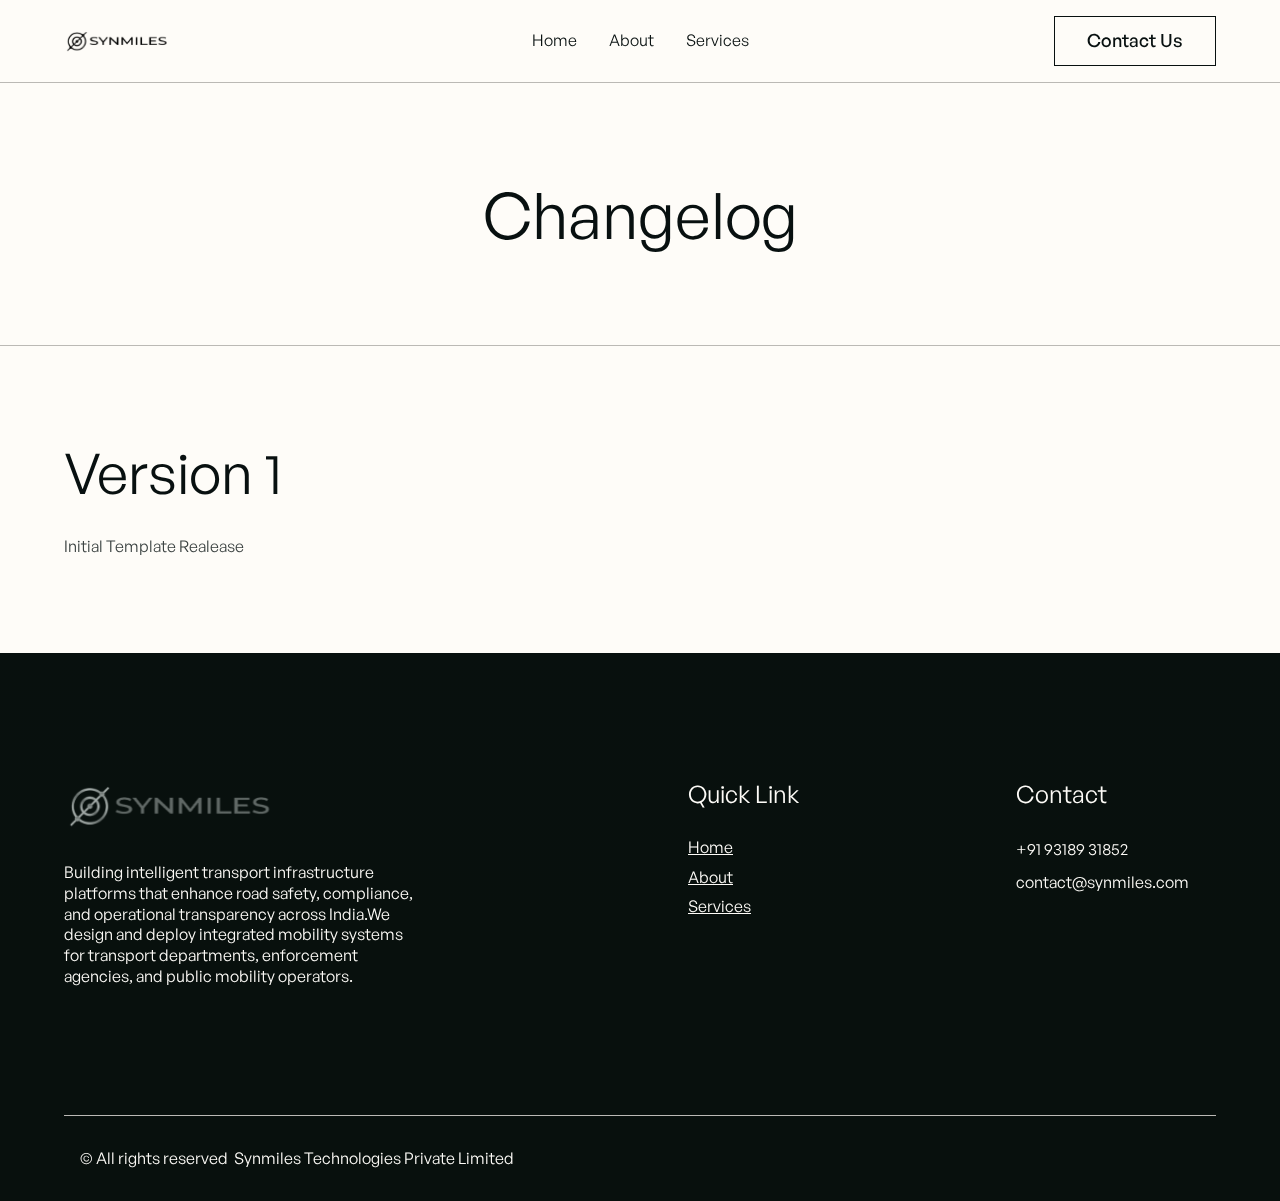
<file: changelog.html>
<!DOCTYPE html><!--  This site was created in Webflow. https://webflow.com  --><!--  Last Published: Mon Feb 09 2026 18:35:52 GMT+0000 (Coordinated Universal Time)  -->
<html data-wf-page="697a2d85875762e6cc235ce2" data-wf-site="697a2d84875762e6cc235c6f">
<head>
  <meta charset="utf-8">
  <title>Changelog</title>
  <meta content="View the complete changelog for template releases. Track updates, new features, and improvements to our strategic consulting template." name="description">
  <meta content="Changelog" property="og:title">
  <meta content="View the complete changelog for template releases. Track updates, new features, and improvements to our strategic consulting template." property="og:description">
  <meta content="https://cdn.prod.website-files.com/696074945cb163c33f02bf78/6962cdfe7ddcbd3e88ec98bf_changelog.jpg" property="og:image">
  <meta content="Changelog" property="twitter:title">
  <meta content="View the complete changelog for template releases. Track updates, new features, and improvements to our strategic consulting template." property="twitter:description">
  <meta content="https://cdn.prod.website-files.com/696074945cb163c33f02bf78/6962cdfe7ddcbd3e88ec98bf_changelog.jpg" property="twitter:image">
  <meta property="og:type" content="website">
  <meta content="summary_large_image" name="twitter:card">
  <meta content="width=device-width, initial-scale=1" name="viewport">
  <meta content="Webflow" name="generator">
  <link href="css/normalize.css" rel="stylesheet" type="text/css">
  <link href="css/webflow.css" rel="stylesheet" type="text/css">
  <link href="css/autowheels-fresh-site.webflow.css" rel="stylesheet" type="text/css">
  <script type="text/javascript">!function(o,c){var n=c.documentElement,t=" w-mod-";n.className+=t+"js",("ontouchstart"in o||o.DocumentTouch&&c instanceof DocumentTouch)&&(n.className+=t+"touch")}(window,document);</script>
  <link href="images/favicon.png" rel="shortcut icon" type="image/x-icon">
  <link href="images/webclip.png" rel="apple-touch-icon">
  <meta name="robots" content="noindex">
</head>
<body>
  <div data-animation="default" class="navbar w-nav" data-wf--navbar--variant="base" data-easing2="ease" data-easing="ease" data-collapse="medium" data-w-id="4d3d57b8-9199-dcee-d148-f5f8afda3bd1" role="banner" data-duration="400">
    <div class="container navbar-container w-container">
      <div class="navbar-wrapper">
        <a id="w-node-_4d3d57b8-9199-dcee-d148-f5f8afda3bd4-afda3bd1" href="#" class="navbar-brand w-nav-brand"><img loading="lazy" src="images/Group-427318973.svg" alt="" class="navbar-brand-image"></a>
        <nav role="navigation" class="nav-menu w-nav-menu">
          <div class="nav-menu-list">
            <a href="index.html" class="nav-link w-nav-link">Home</a>
            <a href="#" class="nav-link w-nav-link">About</a>
            <a href="#" class="nav-link w-nav-link">Services</a>
          </div>
        </nav>
        <div class="menu-button w-nav-button">
          <div class="w-icon-nav-menu"></div>
        </div>
        <div id="w-node-_4d3d57b8-9199-dcee-d148-f5f8afda3be2-afda3bd1" class="navbar-cta">
          <a href="#" data-w-id="4d3d57b8-9199-dcee-d148-f5f8afda3be3" class="button secondary w-inline-block">
            <div class="button-text-wrapper">
              <div class="button-text-inner">
                <div button-text="" class="button-text">Contact Us</div>
                <div button-text="" class="button-text">Contact Us</div>
              </div>
            </div>
          </a>
        </div>
      </div>
    </div>
  </div>
  <section class="section page-header">
    <div class="w-layout-blockcontainer container w-container">
      <div class="page-header-wrapper">
        <h1>Changelog</h1>
      </div>
    </div>
  </section>
  <section class="section">
    <div class="w-layout-blockcontainer container w-container">
      <div class="vertical-headline">
        <div class="heading-2">Version 1</div>
        <div>Initial Template Realease</div>
      </div>
    </div>
  </section>
  <section data-wf--footer--variant="small" class="section footer w-variant-ac8d9122-fcbc-e39b-1f93-95b9bf3392e3">
    <div class="w-layout-blockcontainer container w-container">
      <div class="footer-wrapper">
        <div class="footer-inner-three w-variant-ac8d9122-fcbc-e39b-1f93-95b9bf3392e3">
          <div data-w-id="b16f3c21-3812-04d1-9639-0ab31b711848" class="heading-3 white">Ready to Take the Next Step?</div>
          <div data-w-id="b16f3c21-3812-04d1-9639-0ab31b71184a" class="cta-footer-wrapper">
            <a href="#" data-wf--button--variant="white" data-w-id="4ccc2975-4187-41dc-6453-85d66ce831f0" class="button w-variant-977e61c4-1cd3-f1c2-83f2-8e248766dab1 w-inline-block">
              <div class="button-text-wrapper">
                <div class="button-text-inner">
                  <div button-text="" class="button-text">Get In Touch</div>
                  <div button-text="" class="button-text">Get In Touch</div>
                </div>
              </div>
            </a>
          </div>
        </div>
        <div class="footer-inner-one">
          <div data-w-id="b16f3c21-3812-04d1-9639-0ab31b711850" class="footer-brand-wrapper">
            <a href="index.html" class="w-inline-block"><img loading="lazy" src="images/Group-427318973-1.svg" alt="" class="footer-brand"></a>
            <p class="text white _02">Building intelligent transport infrastructure platforms that enhance road safety, compliance, and operational transparency across India.We design and deploy integrated mobility systems for transport departments, enforcement agencies, and public mobility operators.</p>
          </div>
          <div class="footer-link-wrapper">
            <div data-w-id="b16f3c21-3812-04d1-9639-0ab31b711856" class="footer-link-item">
              <div class="heading-6 white">Quick Link</div>
              <div class="footer-link-list">
                <a href="index.html" class="link whitte">Home</a>
                <a href="#" class="link whitte">About</a>
                <a href="#" class="link whitte">Services</a>
              </div>
            </div>
            <div data-w-id="b16f3c21-3812-04d1-9639-0ab31b71186e" class="footer-link-item">
              <div class="heading-6 white">Contact</div>
              <div class="footer-link-list">
                <div class="text white">+91 93189 31852</div>
                <div class="text white">contact@synmiles.com</div>
              </div>
            </div>
          </div>
        </div>
        <div class="footer-inner-two">
          <div class="footer-text">
            <div class="text white _01">© All rights reserved  Synmiles Technologies Private Limited</div>
          </div>
        </div>
      </div>
    </div>
  </section>
  <script src="https://d3e54v103j8qbb.cloudfront.net/js/jquery-3.5.1.min.dc5e7f18c8.js?site=697a2d84875762e6cc235c6f" type="text/javascript" integrity="sha256-9/aliU8dGd2tb6OSsuzixeV4y/faTqgFtohetphbbj0=" crossorigin="anonymous"></script>
  <script src="js/webflow.js" type="text/javascript"></script>
</body>
</html>
</file>
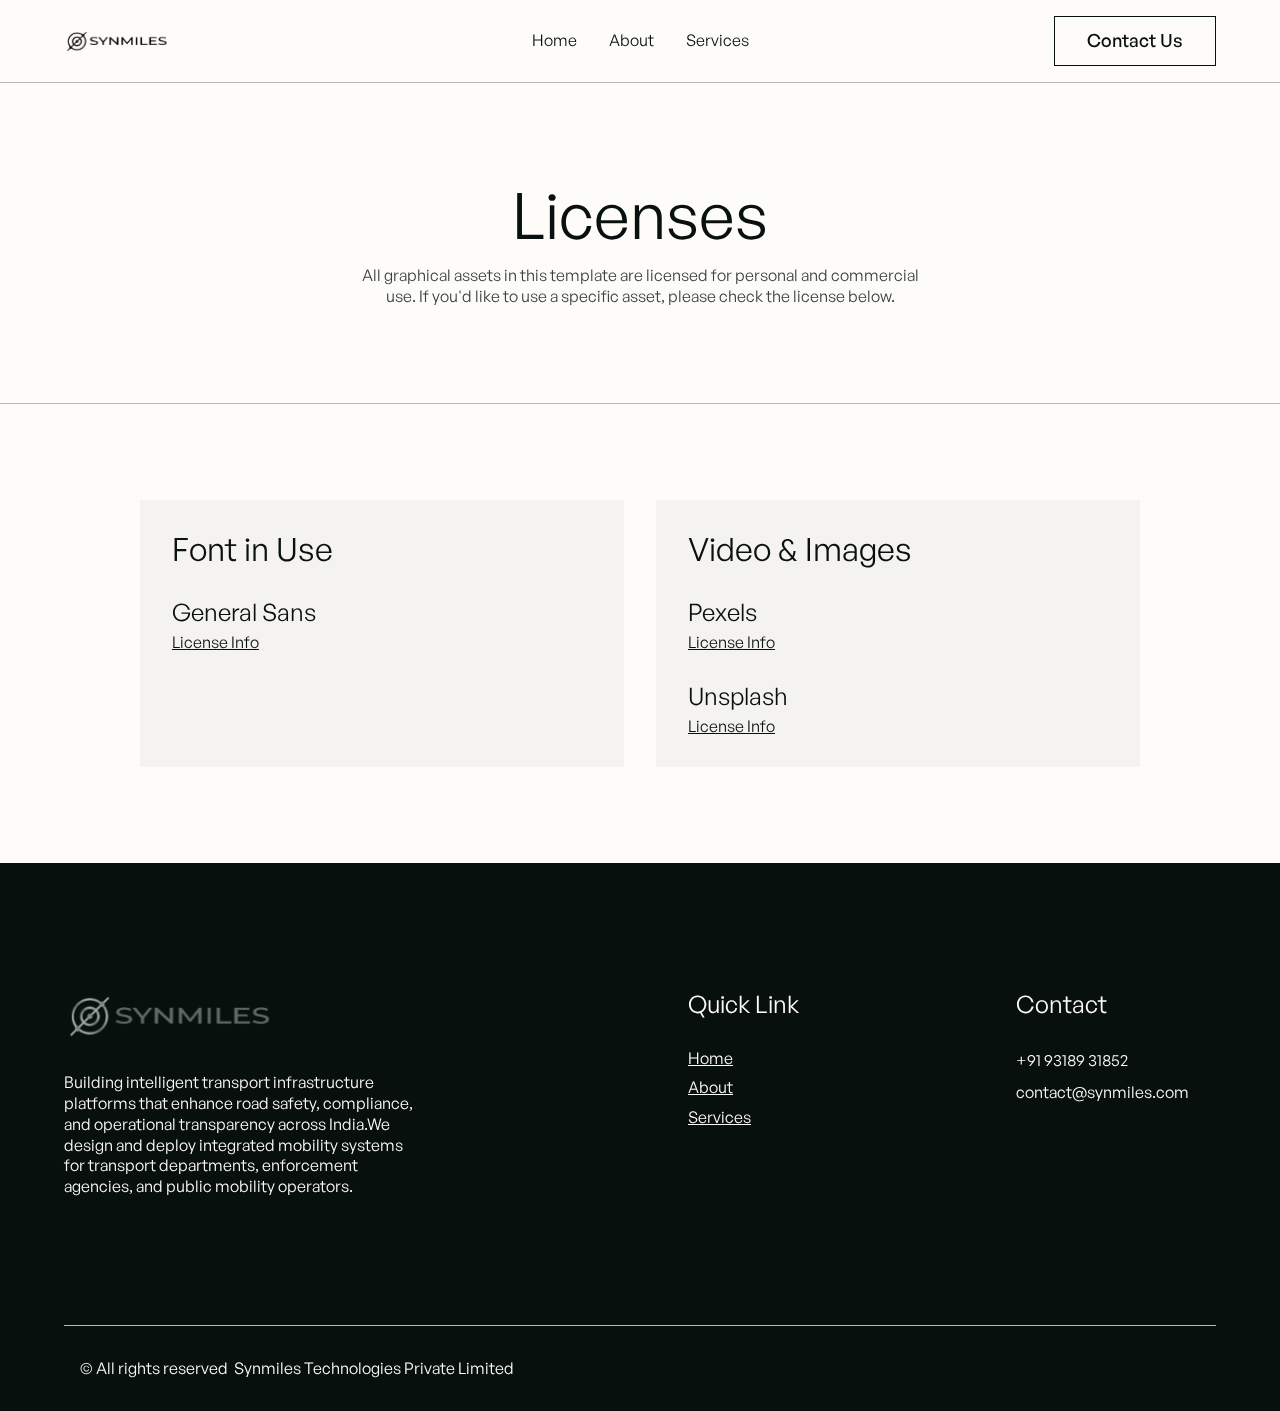
<file: licenses.html>
<!DOCTYPE html><!--  This site was created in Webflow. https://webflow.com  --><!--  Last Published: Mon Feb 09 2026 18:35:52 GMT+0000 (Coordinated Universal Time)  -->
<html data-wf-page="697a2d85875762e6cc235ce1" data-wf-site="697a2d84875762e6cc235c6f">
<head>
  <meta charset="utf-8">
  <title>Licenses</title>
  <meta content="View licensing information for fonts, images, and graphical assets used in template. All assets licensed for personal and commercial use." name="description">
  <meta content="Licenses" property="og:title">
  <meta content="View licensing information for fonts, images, and graphical assets used in template. All assets licensed for personal and commercial use." property="og:description">
  <meta content="https://cdn.prod.website-files.com/696074945cb163c33f02bf78/6962cdfed26525f856355a59_licenses.jpg" property="og:image">
  <meta content="Licenses" property="twitter:title">
  <meta content="View licensing information for fonts, images, and graphical assets used in template. All assets licensed for personal and commercial use." property="twitter:description">
  <meta content="https://cdn.prod.website-files.com/696074945cb163c33f02bf78/6962cdfed26525f856355a59_licenses.jpg" property="twitter:image">
  <meta property="og:type" content="website">
  <meta content="summary_large_image" name="twitter:card">
  <meta content="width=device-width, initial-scale=1" name="viewport">
  <meta content="Webflow" name="generator">
  <link href="css/normalize.css" rel="stylesheet" type="text/css">
  <link href="css/webflow.css" rel="stylesheet" type="text/css">
  <link href="css/autowheels-fresh-site.webflow.css" rel="stylesheet" type="text/css">
  <script type="text/javascript">!function(o,c){var n=c.documentElement,t=" w-mod-";n.className+=t+"js",("ontouchstart"in o||o.DocumentTouch&&c instanceof DocumentTouch)&&(n.className+=t+"touch")}(window,document);</script>
  <link href="images/favicon.png" rel="shortcut icon" type="image/x-icon">
  <link href="images/webclip.png" rel="apple-touch-icon">
  <meta name="robots" content="noindex">
</head>
<body>
  <div data-animation="default" class="navbar w-nav" data-wf--navbar--variant="base" data-easing2="ease" data-easing="ease" data-collapse="medium" data-w-id="4d3d57b8-9199-dcee-d148-f5f8afda3bd1" role="banner" data-duration="400">
    <div class="container navbar-container w-container">
      <div class="navbar-wrapper">
        <a id="w-node-_4d3d57b8-9199-dcee-d148-f5f8afda3bd4-afda3bd1" href="#" class="navbar-brand w-nav-brand"><img loading="lazy" src="images/Group-427318973.svg" alt="" class="navbar-brand-image"></a>
        <nav role="navigation" class="nav-menu w-nav-menu">
          <div class="nav-menu-list">
            <a href="index.html" class="nav-link w-nav-link">Home</a>
            <a href="#" class="nav-link w-nav-link">About</a>
            <a href="#" class="nav-link w-nav-link">Services</a>
          </div>
        </nav>
        <div class="menu-button w-nav-button">
          <div class="w-icon-nav-menu"></div>
        </div>
        <div id="w-node-_4d3d57b8-9199-dcee-d148-f5f8afda3be2-afda3bd1" class="navbar-cta">
          <a href="#" data-w-id="4d3d57b8-9199-dcee-d148-f5f8afda3be3" class="button secondary w-inline-block">
            <div class="button-text-wrapper">
              <div class="button-text-inner">
                <div button-text="" class="button-text">Contact Us</div>
                <div button-text="" class="button-text">Contact Us</div>
              </div>
            </div>
          </a>
        </div>
      </div>
    </div>
  </div>
  <section class="section page-header">
    <div class="w-layout-blockcontainer container w-container">
      <div class="page-header-wrapper licenses">
        <h1>Licenses</h1>
        <p>All graphical assets in this template are licensed for personal and commercial use. If you&#x27;d like to use a specific asset, please check the license below.</p>
      </div>
    </div>
  </section>
  <section class="section">
    <div class="w-layout-blockcontainer container w-container">
      <div class="licenses-wrapper">
        <div class="licenses-category">
          <div class="heading-5">Font in Use</div>
          <div class="license-item">
            <div class="heading-6">General Sans</div>
            <a href="https://www.fontshare.com/?q=General%20Sans">License Info</a>
          </div>
        </div>
        <div class="licenses-category">
          <div class="heading-5">Video &amp; Images</div>
          <div class="license-item">
            <div class="heading-6">Pexels</div>
            <a href="https://www.pexels.com/license/">License Info</a>
          </div>
          <div class="license-item">
            <div class="heading-6">Unsplash</div>
            <a href="https://unsplash.com/license">License Info</a>
          </div>
        </div>
      </div>
    </div>
  </section>
  <section data-wf--footer--variant="small" class="section footer w-variant-ac8d9122-fcbc-e39b-1f93-95b9bf3392e3">
    <div class="w-layout-blockcontainer container w-container">
      <div class="footer-wrapper">
        <div class="footer-inner-three w-variant-ac8d9122-fcbc-e39b-1f93-95b9bf3392e3">
          <div data-w-id="b16f3c21-3812-04d1-9639-0ab31b711848" class="heading-3 white">Ready to Take the Next Step?</div>
          <div data-w-id="b16f3c21-3812-04d1-9639-0ab31b71184a" class="cta-footer-wrapper">
            <a href="#" data-wf--button--variant="white" data-w-id="4ccc2975-4187-41dc-6453-85d66ce831f0" class="button w-variant-977e61c4-1cd3-f1c2-83f2-8e248766dab1 w-inline-block">
              <div class="button-text-wrapper">
                <div class="button-text-inner">
                  <div button-text="" class="button-text">Get In Touch</div>
                  <div button-text="" class="button-text">Get In Touch</div>
                </div>
              </div>
            </a>
          </div>
        </div>
        <div class="footer-inner-one">
          <div data-w-id="b16f3c21-3812-04d1-9639-0ab31b711850" class="footer-brand-wrapper">
            <a href="index.html" class="w-inline-block"><img loading="lazy" src="images/Group-427318973-1.svg" alt="" class="footer-brand"></a>
            <p class="text white _02">Building intelligent transport infrastructure platforms that enhance road safety, compliance, and operational transparency across India.We design and deploy integrated mobility systems for transport departments, enforcement agencies, and public mobility operators.</p>
          </div>
          <div class="footer-link-wrapper">
            <div data-w-id="b16f3c21-3812-04d1-9639-0ab31b711856" class="footer-link-item">
              <div class="heading-6 white">Quick Link</div>
              <div class="footer-link-list">
                <a href="index.html" class="link whitte">Home</a>
                <a href="#" class="link whitte">About</a>
                <a href="#" class="link whitte">Services</a>
              </div>
            </div>
            <div data-w-id="b16f3c21-3812-04d1-9639-0ab31b71186e" class="footer-link-item">
              <div class="heading-6 white">Contact</div>
              <div class="footer-link-list">
                <div class="text white">+91 93189 31852</div>
                <div class="text white">contact@synmiles.com</div>
              </div>
            </div>
          </div>
        </div>
        <div class="footer-inner-two">
          <div class="footer-text">
            <div class="text white _01">© All rights reserved  Synmiles Technologies Private Limited</div>
          </div>
        </div>
      </div>
    </div>
  </section>
  <script src="https://d3e54v103j8qbb.cloudfront.net/js/jquery-3.5.1.min.dc5e7f18c8.js?site=697a2d84875762e6cc235c6f" type="text/javascript" integrity="sha256-9/aliU8dGd2tb6OSsuzixeV4y/faTqgFtohetphbbj0=" crossorigin="anonymous"></script>
  <script src="js/webflow.js" type="text/javascript"></script>
</body>
</html>
</file>
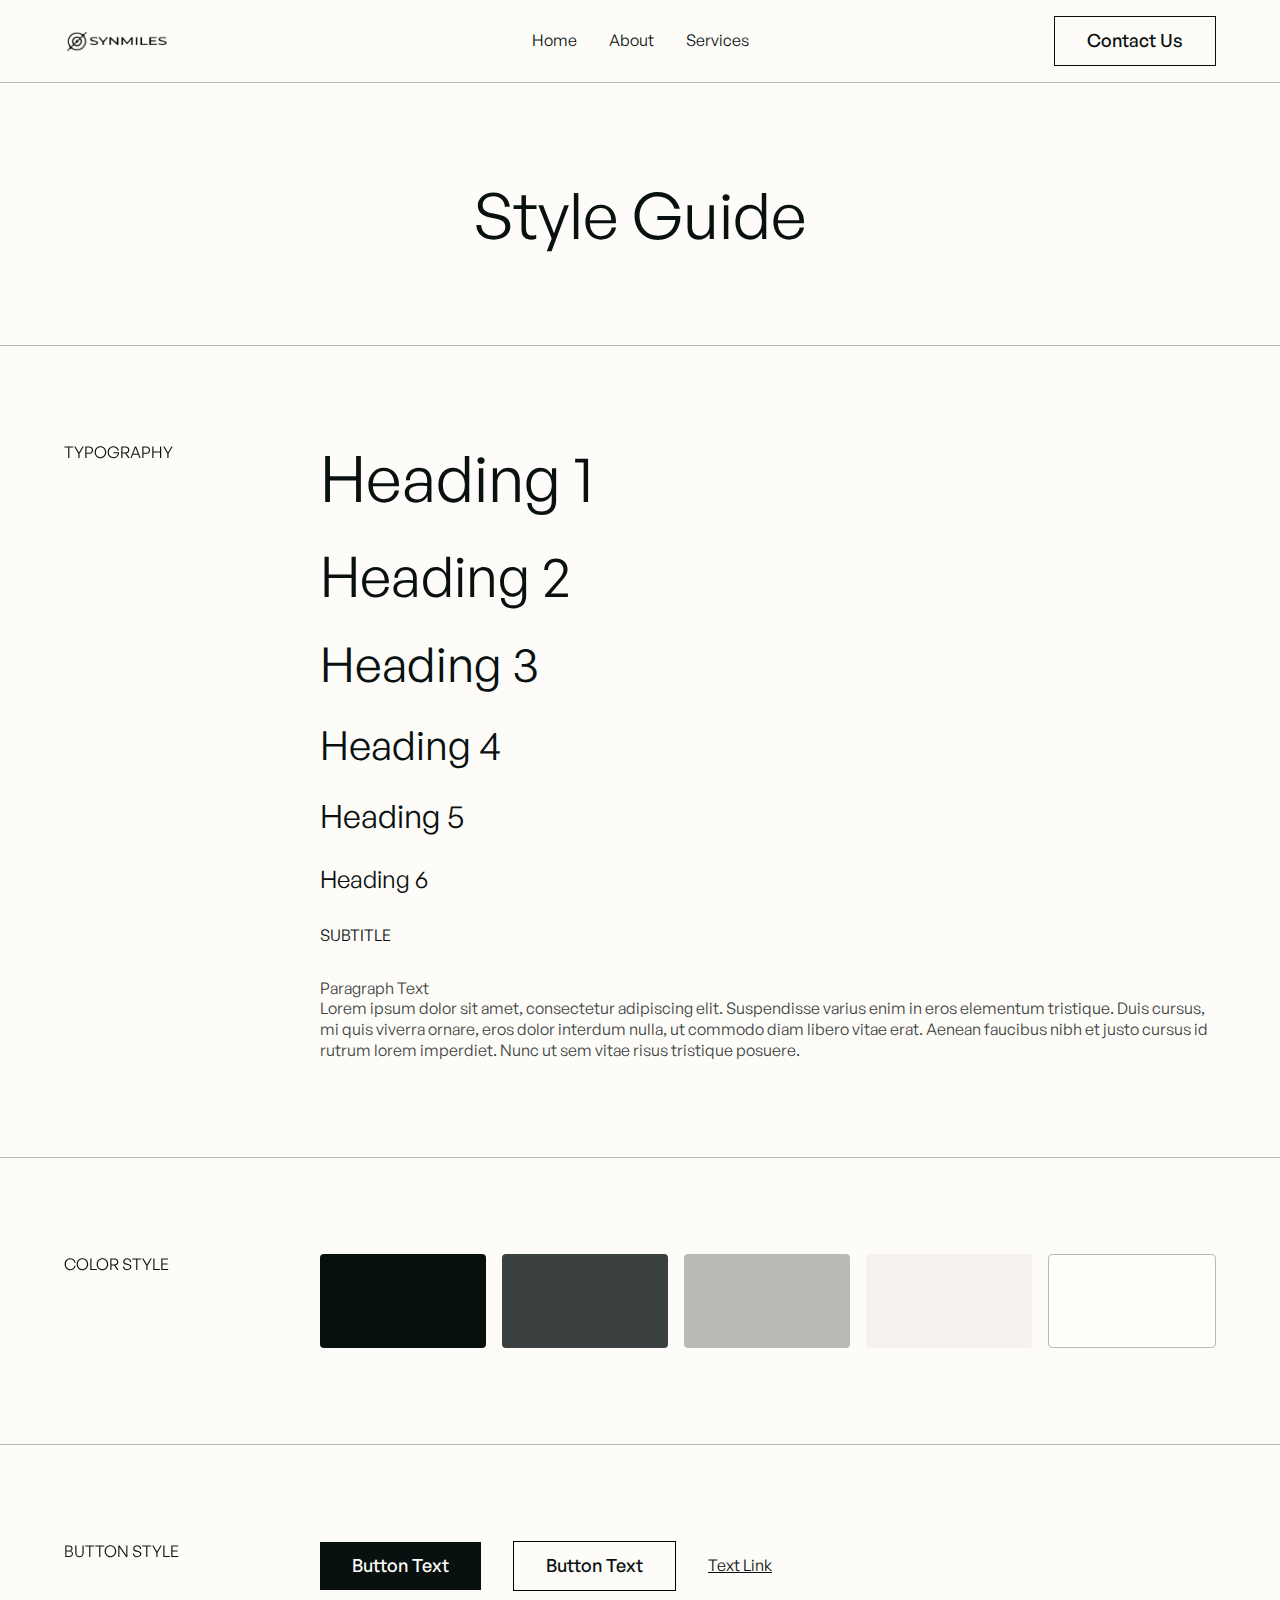
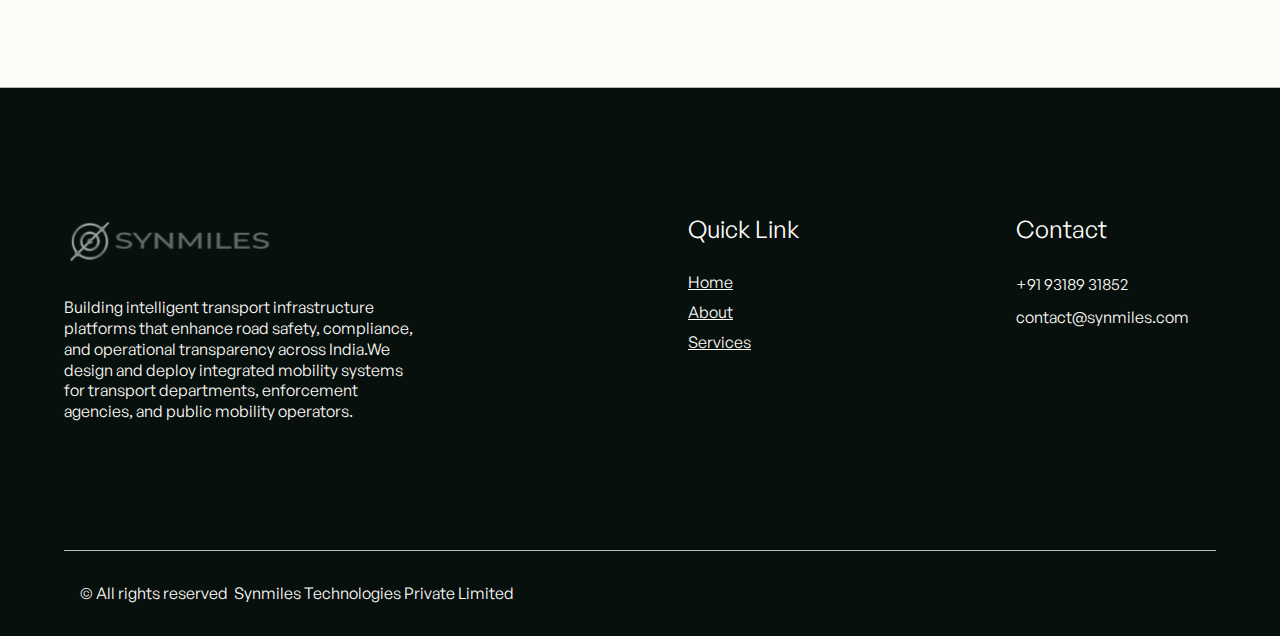
<file: style-guide.html>
<!DOCTYPE html><!--  This site was created in Webflow. https://webflow.com  --><!--  Last Published: Mon Feb 09 2026 18:35:52 GMT+0000 (Coordinated Universal Time)  -->
<html data-wf-page="697a2d85875762e6cc235ce0" data-wf-site="697a2d84875762e6cc235c6f">
<head>
  <meta charset="utf-8">
  <title>Style Guide</title>
  <meta content="Explore the complete style guide for the template. View typography, color palettes, spacing rules, and UI components designed to maintain visual consistency across every page of your website." name="description">
  <meta content="Style Guide" property="og:title">
  <meta content="Explore the complete style guide for the template. View typography, color palettes, spacing rules, and UI components designed to maintain visual consistency across every page of your website." property="og:description">
  <meta content="https://cdn.prod.website-files.com/696074945cb163c33f02bf78/6961d4bbe4c07135f1a74878_style%20guide.avif" property="og:image">
  <meta content="Style Guide" property="twitter:title">
  <meta content="Explore the complete style guide for the template. View typography, color palettes, spacing rules, and UI components designed to maintain visual consistency across every page of your website." property="twitter:description">
  <meta content="https://cdn.prod.website-files.com/696074945cb163c33f02bf78/6961d4bbe4c07135f1a74878_style%20guide.avif" property="twitter:image">
  <meta property="og:type" content="website">
  <meta content="summary_large_image" name="twitter:card">
  <meta content="width=device-width, initial-scale=1" name="viewport">
  <meta content="Webflow" name="generator">
  <link href="css/normalize.css" rel="stylesheet" type="text/css">
  <link href="css/webflow.css" rel="stylesheet" type="text/css">
  <link href="css/autowheels-fresh-site.webflow.css" rel="stylesheet" type="text/css">
  <script type="text/javascript">!function(o,c){var n=c.documentElement,t=" w-mod-";n.className+=t+"js",("ontouchstart"in o||o.DocumentTouch&&c instanceof DocumentTouch)&&(n.className+=t+"touch")}(window,document);</script>
  <link href="images/favicon.png" rel="shortcut icon" type="image/x-icon">
  <link href="images/webclip.png" rel="apple-touch-icon">
</head>
<body>
  <div data-animation="default" class="navbar w-nav" data-wf--navbar--variant="base" data-easing2="ease" data-easing="ease" data-collapse="medium" data-w-id="4d3d57b8-9199-dcee-d148-f5f8afda3bd1" role="banner" data-duration="400">
    <div class="container navbar-container w-container">
      <div class="navbar-wrapper">
        <a id="w-node-_4d3d57b8-9199-dcee-d148-f5f8afda3bd4-afda3bd1" href="#" class="navbar-brand w-nav-brand"><img loading="lazy" src="images/Group-427318973.svg" alt="" class="navbar-brand-image"></a>
        <nav role="navigation" class="nav-menu w-nav-menu">
          <div class="nav-menu-list">
            <a href="index.html" class="nav-link w-nav-link">Home</a>
            <a href="#" class="nav-link w-nav-link">About</a>
            <a href="#" class="nav-link w-nav-link">Services</a>
          </div>
        </nav>
        <div class="menu-button w-nav-button">
          <div class="w-icon-nav-menu"></div>
        </div>
        <div id="w-node-_4d3d57b8-9199-dcee-d148-f5f8afda3be2-afda3bd1" class="navbar-cta">
          <a href="#" data-w-id="4d3d57b8-9199-dcee-d148-f5f8afda3be3" class="button secondary w-inline-block">
            <div class="button-text-wrapper">
              <div class="button-text-inner">
                <div button-text="" class="button-text">Contact Us</div>
                <div button-text="" class="button-text">Contact Us</div>
              </div>
            </div>
          </a>
        </div>
      </div>
    </div>
  </div>
  <section class="section page-header">
    <div class="w-layout-blockcontainer container w-container">
      <div class="page-header-wrapper">
        <h1>Style Guide</h1>
      </div>
    </div>
  </section>
  <section class="section style-guide">
    <div class="w-layout-blockcontainer container w-container">
      <div class="style-guide-wrapper">
        <div class="style-guide-title">
          <div class="subtitle">Typography</div>
        </div>
        <div class="style-guide-content">
          <h1 class="heading-1">Heading 1</h1>
          <h2 class="heading-2">Heading 2</h2>
          <h3 class="heading-3">Heading 3</h3>
          <h4 class="heading-4">Heading 4</h4>
          <h5 class="heading-5">Heading 5</h5>
          <h6 class="heading-6">Heading 6</h6>
          <div class="subtitle">Subtitle</div>
          <p>Paragraph Text<br>Lorem ipsum dolor sit amet, consectetur adipiscing elit. Suspendisse varius enim in eros elementum tristique. Duis cursus, mi quis viverra ornare, eros dolor interdum nulla, ut commodo diam libero vitae erat. Aenean faucibus nibh et justo cursus id rutrum lorem imperdiet. Nunc ut sem vitae risus tristique posuere.</p>
        </div>
      </div>
    </div>
  </section>
  <section class="section style-guide">
    <div class="w-layout-blockcontainer container w-container">
      <div class="style-guide-wrapper">
        <div class="style-guide-title">
          <div class="subtitle">COlor Style</div>
        </div>
        <div class="style-guide-content color-style">
          <div class="color-block black"></div>
          <div class="color-block grey"></div>
          <div class="color-block light-grey"></div>
          <div class="color-block subtle-grey"></div>
          <div id="w-node-_13a24fb3-e087-754d-34a6-062a3ba74534-cc235ce0" class="color-block white"></div>
        </div>
      </div>
    </div>
  </section>
  <section class="section style-guide">
    <div class="w-layout-blockcontainer container w-container">
      <div class="style-guide-wrapper">
        <div class="style-guide-title">
          <div class="subtitle">Button STYLE</div>
        </div>
        <div class="style-guide-content button-style">
          <a href="#" data-wf--button--variant="primary" data-w-id="4ccc2975-4187-41dc-6453-85d66ce831f0" class="button w-inline-block">
            <div class="button-text-wrapper">
              <div class="button-text-inner">
                <div button-text="" class="button-text">Button Text</div>
                <div button-text="" class="button-text">Button Text</div>
              </div>
            </div>
          </a>
          <a href="#" data-wf--button--variant="secondary" data-w-id="4ccc2975-4187-41dc-6453-85d66ce831f0" class="button w-variant-9e8fd3dd-f1d6-43fe-0ae3-371c321e6319 w-inline-block">
            <div class="button-text-wrapper">
              <div class="button-text-inner">
                <div button-text="" class="button-text">Button Text</div>
                <div button-text="" class="button-text">Button Text</div>
              </div>
            </div>
          </a>
          <a href="#" class="link">Text Link</a>
        </div>
      </div>
    </div>
  </section>
  <section data-wf--footer--variant="small" class="section footer w-variant-ac8d9122-fcbc-e39b-1f93-95b9bf3392e3">
    <div class="w-layout-blockcontainer container w-container">
      <div class="footer-wrapper">
        <div class="footer-inner-three w-variant-ac8d9122-fcbc-e39b-1f93-95b9bf3392e3">
          <div data-w-id="b16f3c21-3812-04d1-9639-0ab31b711848" class="heading-3 white">Ready to Take the Next Step?</div>
          <div data-w-id="b16f3c21-3812-04d1-9639-0ab31b71184a" class="cta-footer-wrapper">
            <a href="#" data-wf--button--variant="white" data-w-id="4ccc2975-4187-41dc-6453-85d66ce831f0" class="button w-variant-977e61c4-1cd3-f1c2-83f2-8e248766dab1 w-inline-block">
              <div class="button-text-wrapper">
                <div class="button-text-inner">
                  <div button-text="" class="button-text">Get In Touch</div>
                  <div button-text="" class="button-text">Get In Touch</div>
                </div>
              </div>
            </a>
          </div>
        </div>
        <div class="footer-inner-one">
          <div data-w-id="b16f3c21-3812-04d1-9639-0ab31b711850" class="footer-brand-wrapper">
            <a href="index.html" class="w-inline-block"><img loading="lazy" src="images/Group-427318973-1.svg" alt="" class="footer-brand"></a>
            <p class="text white _02">Building intelligent transport infrastructure platforms that enhance road safety, compliance, and operational transparency across India.We design and deploy integrated mobility systems for transport departments, enforcement agencies, and public mobility operators.</p>
          </div>
          <div class="footer-link-wrapper">
            <div data-w-id="b16f3c21-3812-04d1-9639-0ab31b711856" class="footer-link-item">
              <div class="heading-6 white">Quick Link</div>
              <div class="footer-link-list">
                <a href="index.html" class="link whitte">Home</a>
                <a href="#" class="link whitte">About</a>
                <a href="#" class="link whitte">Services</a>
              </div>
            </div>
            <div data-w-id="b16f3c21-3812-04d1-9639-0ab31b71186e" class="footer-link-item">
              <div class="heading-6 white">Contact</div>
              <div class="footer-link-list">
                <div class="text white">+91 93189 31852</div>
                <div class="text white">contact@synmiles.com</div>
              </div>
            </div>
          </div>
        </div>
        <div class="footer-inner-two">
          <div class="footer-text">
            <div class="text white _01">© All rights reserved  Synmiles Technologies Private Limited</div>
          </div>
        </div>
      </div>
    </div>
  </section>
  <script src="https://d3e54v103j8qbb.cloudfront.net/js/jquery-3.5.1.min.dc5e7f18c8.js?site=697a2d84875762e6cc235c6f" type="text/javascript" integrity="sha256-9/aliU8dGd2tb6OSsuzixeV4y/faTqgFtohetphbbj0=" crossorigin="anonymous"></script>
  <script src="js/webflow.js" type="text/javascript"></script>
</body>
</html>
</file>
<file: css/webflow.css>
@font-face {
  font-family: 'webflow-icons';
  src: url("[data-uri]") format('truetype');
  font-weight: normal;
  font-style: normal;
}
[class^="w-icon-"],
[class*=" w-icon-"] {
  /* use !important to prevent issues with browser extensions that change fonts */
  font-family: 'webflow-icons' !important;
  speak: none;
  font-style: normal;
  font-weight: normal;
  font-variant: normal;
  text-transform: none;
  line-height: 1;
  /* Better Font Rendering =========== */
  -webkit-font-smoothing: antialiased;
  -moz-osx-font-smoothing: grayscale;
}
.w-icon-slider-right:before {
  content: "\e600";
}
.w-icon-slider-left:before {
  content: "\e601";
}
.w-icon-nav-menu:before {
  content: "\e602";
}
.w-icon-arrow-down:before,
.w-icon-dropdown-toggle:before {
  content: "\e603";
}
.w-icon-file-upload-remove:before {
  content: "\e900";
}
.w-icon-file-upload-icon:before {
  content: "\e903";
}
* {
  -webkit-box-sizing: border-box;
  -moz-box-sizing: border-box;
  box-sizing: border-box;
}
html {
  height: 100%;
}
body {
  margin: 0;
  min-height: 100%;
  background-color: #fff;
  font-family: Arial, sans-serif;
  font-size: 14px;
  line-height: 20px;
  color: #333;
}
img {
  max-width: 100%;
  vertical-align: middle;
  display: inline-block;
}
html.w-mod-touch * {
  background-attachment: scroll !important;
}
.w-block {
  display: block;
}
.w-inline-block {
  max-width: 100%;
  display: inline-block;
}
.w-clearfix:before,
.w-clearfix:after {
  content: " ";
  display: table;
  grid-column-start: 1;
  grid-row-start: 1;
  grid-column-end: 2;
  grid-row-end: 2;
}
.w-clearfix:after {
  clear: both;
}
.w-hidden {
  display: none;
}
.w-button {
  display: inline-block;
  padding: 9px 15px;
  background-color: #3898EC;
  color: white;
  border: 0;
  line-height: inherit;
  text-decoration: none;
  cursor: pointer;
  border-radius: 0;
}
input.w-button {
  -webkit-appearance: button;
}
html[data-w-dynpage] [data-w-cloak] {
  color: transparent !important;
}
.w-code-block {
  margin: unset;
}
pre.w-code-block code {
  all: inherit;
}
.w-optimization {
  display: contents;
}
.w-webflow-badge,
.w-webflow-badge > img {
  box-sizing: unset;
  width: unset;
  height: unset;
  max-height: unset;
  max-width: unset;
  min-height: unset;
  min-width: unset;
  margin: unset;
  padding: unset;
  float: unset;
  clear: unset;
  border: unset;
  border-radius: unset;
  background: unset;
  background-image: unset;
  background-position: unset;
  background-size: unset;
  background-repeat: unset;
  background-origin: unset;
  background-clip: unset;
  background-attachment: unset;
  background-color: unset;
  box-shadow: unset;
  transform: unset;
  transition: unset;
  direction: unset;
  font-family: unset;
  font-weight: unset;
  color: unset;
  font-size: unset;
  line-height: unset;
  font-style: unset;
  font-variant: unset;
  text-align: unset;
  letter-spacing: unset;
  text-decoration: unset;
  text-indent: unset;
  text-transform: unset;
  list-style-type: unset;
  text-shadow: unset;
  vertical-align: unset;
  cursor: unset;
  white-space: unset;
  word-break: unset;
  word-spacing: unset;
  word-wrap: unset;
}
.w-webflow-badge {
  position: fixed !important;
  display: inline-block !important;
  visibility: visible !important;
  opacity: 1 !important;
  z-index: 2147483647 !important;
  top: auto !important;
  right: 12px !important;
  bottom: 12px !important;
  left: auto !important;
  color: #aaadb0 !important;
  background-color: #fff !important;
  border-radius: 3px !important;
  padding: 6px !important;
  font-size: 12px !important;
  line-height: 14px !important;
  text-decoration: none !important;
  transform: none !important;
  margin: 0 !important;
  width: auto !important;
  height: auto !important;
  overflow: unset !important;
  white-space: nowrap;
  box-shadow: 0 0 0 1px rgba(0, 0, 0, 0.1), 0px 1px 3px rgba(0, 0, 0, 0.1);
  cursor: pointer;
}
.w-webflow-badge > img {
  position: unset;
  display: inline-block !important;
  visibility: unset !important;
  opacity: 1 !important;
  vertical-align: middle !important;
}
h1,
h2,
h3,
h4,
h5,
h6 {
  font-weight: bold;
  margin-bottom: 10px;
}
h1 {
  font-size: 38px;
  line-height: 44px;
  margin-top: 20px;
}
h2 {
  font-size: 32px;
  line-height: 36px;
  margin-top: 20px;
}
h3 {
  font-size: 24px;
  line-height: 30px;
  margin-top: 20px;
}
h4 {
  font-size: 18px;
  line-height: 24px;
  margin-top: 10px;
}
h5 {
  font-size: 14px;
  line-height: 20px;
  margin-top: 10px;
}
h6 {
  font-size: 12px;
  line-height: 18px;
  margin-top: 10px;
}
p {
  margin-top: 0;
  margin-bottom: 10px;
}
blockquote {
  margin: 0 0 10px 0;
  padding: 10px 20px;
  border-left: 5px solid #E2E2E2;
  font-size: 18px;
  line-height: 22px;
}
figure {
  margin: 0;
  margin-bottom: 10px;
}
figcaption {
  margin-top: 5px;
  text-align: center;
}
ul,
ol {
  margin-top: 0px;
  margin-bottom: 10px;
  padding-left: 40px;
}
.w-list-unstyled {
  padding-left: 0;
  list-style: none;
}
.w-embed:before,
.w-embed:after {
  content: " ";
  display: table;
  grid-column-start: 1;
  grid-row-start: 1;
  grid-column-end: 2;
  grid-row-end: 2;
}
.w-embed:after {
  clear: both;
}
.w-video {
  width: 100%;
  position: relative;
  padding: 0;
}
.w-video iframe,
.w-video object,
.w-video embed {
  position: absolute;
  top: 0;
  left: 0;
  width: 100%;
  height: 100%;
  border: none;
}
fieldset {
  padding: 0;
  margin: 0;
  border: 0;
}
button,
[type='button'],
[type='reset'] {
  border: 0;
  cursor: pointer;
  -webkit-appearance: button;
}
.w-form {
  margin: 0 0 15px;
}
.w-form-done {
  display: none;
  padding: 20px;
  text-align: center;
  background-color: #dddddd;
}
.w-form-fail {
  display: none;
  margin-top: 10px;
  padding: 10px;
  background-color: #ffdede;
}
label {
  display: block;
  margin-bottom: 5px;
  font-weight: bold;
}
.w-input,
.w-select {
  display: block;
  width: 100%;
  height: 38px;
  padding: 8px 12px;
  margin-bottom: 10px;
  font-size: 14px;
  line-height: 1.42857143;
  color: #333333;
  vertical-align: middle;
  background-color: #ffffff;
  border: 1px solid #cccccc;
}
.w-input::placeholder,
.w-select::placeholder {
  color: #999;
}
.w-input:focus,
.w-select:focus {
  border-color: #3898EC;
  outline: 0;
}
.w-input[disabled],
.w-select[disabled],
.w-input[readonly],
.w-select[readonly],
fieldset[disabled] .w-input,
fieldset[disabled] .w-select {
  cursor: not-allowed;
}
.w-input[disabled]:not(.w-input-disabled),
.w-select[disabled]:not(.w-input-disabled),
.w-input[readonly],
.w-select[readonly],
fieldset[disabled]:not(.w-input-disabled) .w-input,
fieldset[disabled]:not(.w-input-disabled) .w-select {
  background-color: #eeeeee;
}
textarea.w-input,
textarea.w-select {
  height: auto;
}
.w-select {
  background-color: #f3f3f3;
}
.w-select[multiple] {
  height: auto;
}
.w-form-label {
  display: inline-block;
  cursor: pointer;
  font-weight: normal;
  margin-bottom: 0px;
}
.w-radio {
  display: block;
  margin-bottom: 5px;
  padding-left: 20px;
}
.w-radio:before,
.w-radio:after {
  content: " ";
  display: table;
  grid-column-start: 1;
  grid-row-start: 1;
  grid-column-end: 2;
  grid-row-end: 2;
}
.w-radio:after {
  clear: both;
}
.w-radio-input {
  margin: 4px 0 0;
  line-height: normal;
  float: left;
  margin-left: -20px;
}
.w-radio-input {
  margin-top: 3px;
}
.w-file-upload {
  display: block;
  margin-bottom: 10px;
}
.w-file-upload-input {
  width: 0.1px;
  height: 0.1px;
  opacity: 0;
  overflow: hidden;
  position: absolute;
  z-index: -100;
}
.w-file-upload-default,
.w-file-upload-uploading,
.w-file-upload-success {
  display: inline-block;
  color: #333333;
}
.w-file-upload-error {
  display: block;
  margin-top: 10px;
}
.w-file-upload-default.w-hidden,
.w-file-upload-uploading.w-hidden,
.w-file-upload-error.w-hidden,
.w-file-upload-success.w-hidden {
  display: none;
}
.w-file-upload-uploading-btn {
  display: flex;
  font-size: 14px;
  font-weight: normal;
  cursor: pointer;
  margin: 0;
  padding: 8px 12px;
  border: 1px solid #cccccc;
  background-color: #fafafa;
}
.w-file-upload-file {
  display: flex;
  flex-grow: 1;
  justify-content: space-between;
  margin: 0;
  padding: 8px 9px 8px 11px;
  border: 1px solid #cccccc;
  background-color: #fafafa;
}
.w-file-upload-file-name {
  font-size: 14px;
  font-weight: normal;
  display: block;
}
.w-file-remove-link {
  margin-top: 3px;
  margin-left: 10px;
  width: auto;
  height: auto;
  padding: 3px;
  display: block;
  cursor: pointer;
}
.w-icon-file-upload-remove {
  margin: auto;
  font-size: 10px;
}
.w-file-upload-error-msg {
  display: inline-block;
  color: #ea384c;
  padding: 2px 0;
}
.w-file-upload-info {
  display: inline-block;
  line-height: 38px;
  padding: 0 12px;
}
.w-file-upload-label {
  display: inline-block;
  font-size: 14px;
  font-weight: normal;
  cursor: pointer;
  margin: 0;
  padding: 8px 12px;
  border: 1px solid #cccccc;
  background-color: #fafafa;
}
.w-icon-file-upload-icon,
.w-icon-file-upload-uploading {
  display: inline-block;
  margin-right: 8px;
  width: 20px;
}
.w-icon-file-upload-uploading {
  height: 20px;
}
.w-container {
  margin-left: auto;
  margin-right: auto;
  max-width: 940px;
}
.w-container:before,
.w-container:after {
  content: " ";
  display: table;
  grid-column-start: 1;
  grid-row-start: 1;
  grid-column-end: 2;
  grid-row-end: 2;
}
.w-container:after {
  clear: both;
}
.w-container .w-row {
  margin-left: -10px;
  margin-right: -10px;
}
.w-row:before,
.w-row:after {
  content: " ";
  display: table;
  grid-column-start: 1;
  grid-row-start: 1;
  grid-column-end: 2;
  grid-row-end: 2;
}
.w-row:after {
  clear: both;
}
.w-row .w-row {
  margin-left: 0;
  margin-right: 0;
}
.w-col {
  position: relative;
  float: left;
  width: 100%;
  min-height: 1px;
  padding-left: 10px;
  padding-right: 10px;
}
.w-col .w-col {
  padding-left: 0;
  padding-right: 0;
}
.w-col-1 {
  width: 8.33333333%;
}
.w-col-2 {
  width: 16.66666667%;
}
.w-col-3 {
  width: 25%;
}
.w-col-4 {
  width: 33.33333333%;
}
.w-col-5 {
  width: 41.66666667%;
}
.w-col-6 {
  width: 50%;
}
.w-col-7 {
  width: 58.33333333%;
}
.w-col-8 {
  width: 66.66666667%;
}
.w-col-9 {
  width: 75%;
}
.w-col-10 {
  width: 83.33333333%;
}
.w-col-11 {
  width: 91.66666667%;
}
.w-col-12 {
  width: 100%;
}
.w-hidden-main {
  display: none !important;
}
@media screen and (max-width: 991px) {
  .w-container {
    max-width: 728px;
  }
  .w-hidden-main {
    display: inherit !important;
  }
  .w-hidden-medium {
    display: none !important;
  }
  .w-col-medium-1 {
    width: 8.33333333%;
  }
  .w-col-medium-2 {
    width: 16.66666667%;
  }
  .w-col-medium-3 {
    width: 25%;
  }
  .w-col-medium-4 {
    width: 33.33333333%;
  }
  .w-col-medium-5 {
    width: 41.66666667%;
  }
  .w-col-medium-6 {
    width: 50%;
  }
  .w-col-medium-7 {
    width: 58.33333333%;
  }
  .w-col-medium-8 {
    width: 66.66666667%;
  }
  .w-col-medium-9 {
    width: 75%;
  }
  .w-col-medium-10 {
    width: 83.33333333%;
  }
  .w-col-medium-11 {
    width: 91.66666667%;
  }
  .w-col-medium-12 {
    width: 100%;
  }
  .w-col-stack {
    width: 100%;
    left: auto;
    right: auto;
  }
}
@media screen and (max-width: 767px) {
  .w-hidden-main {
    display: inherit !important;
  }
  .w-hidden-medium {
    display: inherit !important;
  }
  .w-hidden-small {
    display: none !important;
  }
  .w-row,
  .w-container .w-row {
    margin-left: 0;
    margin-right: 0;
  }
  .w-col {
    width: 100%;
    left: auto;
    right: auto;
  }
  .w-col-small-1 {
    width: 8.33333333%;
  }
  .w-col-small-2 {
    width: 16.66666667%;
  }
  .w-col-small-3 {
    width: 25%;
  }
  .w-col-small-4 {
    width: 33.33333333%;
  }
  .w-col-small-5 {
    width: 41.66666667%;
  }
  .w-col-small-6 {
    width: 50%;
  }
  .w-col-small-7 {
    width: 58.33333333%;
  }
  .w-col-small-8 {
    width: 66.66666667%;
  }
  .w-col-small-9 {
    width: 75%;
  }
  .w-col-small-10 {
    width: 83.33333333%;
  }
  .w-col-small-11 {
    width: 91.66666667%;
  }
  .w-col-small-12 {
    width: 100%;
  }
}
@media screen and (max-width: 479px) {
  .w-container {
    max-width: none;
  }
  .w-hidden-main {
    display: inherit !important;
  }
  .w-hidden-medium {
    display: inherit !important;
  }
  .w-hidden-small {
    display: inherit !important;
  }
  .w-hidden-tiny {
    display: none !important;
  }
  .w-col {
    width: 100%;
  }
  .w-col-tiny-1 {
    width: 8.33333333%;
  }
  .w-col-tiny-2 {
    width: 16.66666667%;
  }
  .w-col-tiny-3 {
    width: 25%;
  }
  .w-col-tiny-4 {
    width: 33.33333333%;
  }
  .w-col-tiny-5 {
    width: 41.66666667%;
  }
  .w-col-tiny-6 {
    width: 50%;
  }
  .w-col-tiny-7 {
    width: 58.33333333%;
  }
  .w-col-tiny-8 {
    width: 66.66666667%;
  }
  .w-col-tiny-9 {
    width: 75%;
  }
  .w-col-tiny-10 {
    width: 83.33333333%;
  }
  .w-col-tiny-11 {
    width: 91.66666667%;
  }
  .w-col-tiny-12 {
    width: 100%;
  }
}
.w-widget {
  position: relative;
}
.w-widget-map {
  width: 100%;
  height: 400px;
}
.w-widget-map label {
  width: auto;
  display: inline;
}
.w-widget-map img {
  max-width: inherit;
}
.w-widget-map .gm-style-iw {
  text-align: center;
}
.w-widget-map .gm-style-iw > button {
  display: none !important;
}
.w-widget-twitter {
  overflow: hidden;
}
.w-widget-twitter-count-shim {
  display: inline-block;
  vertical-align: top;
  position: relative;
  width: 28px;
  height: 20px;
  text-align: center;
  background: white;
  border: #758696 solid 1px;
  border-radius: 3px;
}
.w-widget-twitter-count-shim * {
  pointer-events: none;
  user-select: none;
}
.w-widget-twitter-count-shim .w-widget-twitter-count-inner {
  position: relative;
  font-size: 15px;
  line-height: 12px;
  text-align: center;
  color: #999;
  font-family: serif;
}
.w-widget-twitter-count-shim .w-widget-twitter-count-clear {
  position: relative;
  display: block;
}
.w-widget-twitter-count-shim.w--large {
  width: 36px;
  height: 28px;
}
.w-widget-twitter-count-shim.w--large .w-widget-twitter-count-inner {
  font-size: 18px;
  line-height: 18px;
}
.w-widget-twitter-count-shim:not(.w--vertical) {
  margin-left: 5px;
  margin-right: 8px;
}
.w-widget-twitter-count-shim:not(.w--vertical).w--large {
  margin-left: 6px;
}
.w-widget-twitter-count-shim:not(.w--vertical):before,
.w-widget-twitter-count-shim:not(.w--vertical):after {
  top: 50%;
  left: 0;
  border: solid transparent;
  content: ' ';
  height: 0;
  width: 0;
  position: absolute;
  pointer-events: none;
}
.w-widget-twitter-count-shim:not(.w--vertical):before {
  border-color: rgba(117, 134, 150, 0);
  border-right-color: #5d6c7b;
  border-width: 4px;
  margin-left: -9px;
  margin-top: -4px;
}
.w-widget-twitter-count-shim:not(.w--vertical).w--large:before {
  border-width: 5px;
  margin-left: -10px;
  margin-top: -5px;
}
.w-widget-twitter-count-shim:not(.w--vertical):after {
  border-color: rgba(255, 255, 255, 0);
  border-right-color: white;
  border-width: 4px;
  margin-left: -8px;
  margin-top: -4px;
}
.w-widget-twitter-count-shim:not(.w--vertical).w--large:after {
  border-width: 5px;
  margin-left: -9px;
  margin-top: -5px;
}
.w-widget-twitter-count-shim.w--vertical {
  width: 61px;
  height: 33px;
  margin-bottom: 8px;
}
.w-widget-twitter-count-shim.w--vertical:before,
.w-widget-twitter-count-shim.w--vertical:after {
  top: 100%;
  left: 50%;
  border: solid transparent;
  content: ' ';
  height: 0;
  width: 0;
  position: absolute;
  pointer-events: none;
}
.w-widget-twitter-count-shim.w--vertical:before {
  border-color: rgba(117, 134, 150, 0);
  border-top-color: #5d6c7b;
  border-width: 5px;
  margin-left: -5px;
}
.w-widget-twitter-count-shim.w--vertical:after {
  border-color: rgba(255, 255, 255, 0);
  border-top-color: white;
  border-width: 4px;
  margin-left: -4px;
}
.w-widget-twitter-count-shim.w--vertical .w-widget-twitter-count-inner {
  font-size: 18px;
  line-height: 22px;
}
.w-widget-twitter-count-shim.w--vertical.w--large {
  width: 76px;
}
.w-background-video {
  position: relative;
  overflow: hidden;
  height: 500px;
  color: white;
}
.w-background-video > video {
  background-size: cover;
  background-position: 50% 50%;
  position: absolute;
  margin: auto;
  width: 100%;
  height: 100%;
  right: -100%;
  bottom: -100%;
  top: -100%;
  left: -100%;
  object-fit: cover;
  z-index: -100;
}
.w-background-video > video::-webkit-media-controls-start-playback-button {
  display: none !important;
  -webkit-appearance: none;
}
.w-background-video--control {
  position: absolute;
  bottom: 1em;
  right: 1em;
  background-color: transparent;
  padding: 0;
}
.w-background-video--control > [hidden] {
  display: none !important;
}
.w-slider {
  position: relative;
  height: 300px;
  text-align: center;
  background: #dddddd;
  clear: both;
  -webkit-tap-highlight-color: rgba(0, 0, 0, 0);
  tap-highlight-color: rgba(0, 0, 0, 0);
}
.w-slider-mask {
  position: relative;
  display: block;
  overflow: hidden;
  z-index: 1;
  left: 0;
  right: 0;
  height: 100%;
  white-space: nowrap;
}
.w-slide {
  position: relative;
  display: inline-block;
  vertical-align: top;
  width: 100%;
  height: 100%;
  white-space: normal;
  text-align: left;
}
.w-slider-nav {
  position: absolute;
  z-index: 2;
  top: auto;
  right: 0;
  bottom: 0;
  left: 0;
  margin: auto;
  padding-top: 10px;
  height: 40px;
  text-align: center;
  -webkit-tap-highlight-color: rgba(0, 0, 0, 0);
  tap-highlight-color: rgba(0, 0, 0, 0);
}
.w-slider-nav.w-round > div {
  border-radius: 100%;
}
.w-slider-nav.w-num > div {
  width: auto;
  height: auto;
  padding: 0.2em 0.5em;
  font-size: inherit;
  line-height: inherit;
}
.w-slider-nav.w-shadow > div {
  box-shadow: 0 0 3px rgba(51, 51, 51, 0.4);
}
.w-slider-nav-invert {
  color: #fff;
}
.w-slider-nav-invert > div {
  background-color: rgba(34, 34, 34, 0.4);
}
.w-slider-nav-invert > div.w-active {
  background-color: #222;
}
.w-slider-dot {
  position: relative;
  display: inline-block;
  width: 1em;
  height: 1em;
  background-color: rgba(255, 255, 255, 0.4);
  cursor: pointer;
  margin: 0 3px 0.5em;
  transition: background-color 100ms, color 100ms;
}
.w-slider-dot.w-active {
  background-color: #fff;
}
.w-slider-dot:focus {
  outline: none;
  box-shadow: 0px 0px 0px 2px #fff;
}
.w-slider-dot:focus.w-active {
  box-shadow: none;
}
.w-slider-arrow-left,
.w-slider-arrow-right {
  position: absolute;
  width: 80px;
  top: 0;
  right: 0;
  bottom: 0;
  left: 0;
  margin: auto;
  cursor: pointer;
  overflow: hidden;
  color: white;
  font-size: 40px;
  -webkit-tap-highlight-color: rgba(0, 0, 0, 0);
  tap-highlight-color: rgba(0, 0, 0, 0);
  user-select: none;
}
.w-slider-arrow-left [class^='w-icon-'],
.w-slider-arrow-right [class^='w-icon-'],
.w-slider-arrow-left [class*=' w-icon-'],
.w-slider-arrow-right [class*=' w-icon-'] {
  position: absolute;
}
.w-slider-arrow-left:focus,
.w-slider-arrow-right:focus {
  outline: 0;
}
.w-slider-arrow-left {
  z-index: 3;
  right: auto;
}
.w-slider-arrow-right {
  z-index: 4;
  left: auto;
}
.w-icon-slider-left,
.w-icon-slider-right {
  top: 0;
  right: 0;
  bottom: 0;
  left: 0;
  margin: auto;
  width: 1em;
  height: 1em;
}
.w-slider-aria-label {
  border: 0;
  clip: rect(0 0 0 0);
  height: 1px;
  margin: -1px;
  overflow: hidden;
  padding: 0;
  position: absolute;
  width: 1px;
}
.w-slider-force-show {
  display: block !important;
}
.w-dropdown {
  display: inline-block;
  position: relative;
  text-align: left;
  margin-left: auto;
  margin-right: auto;
  z-index: 900;
}
.w-dropdown-btn,
.w-dropdown-toggle,
.w-dropdown-link {
  position: relative;
  vertical-align: top;
  text-decoration: none;
  color: #222222;
  padding: 20px;
  text-align: left;
  margin-left: auto;
  margin-right: auto;
  white-space: nowrap;
}
.w-dropdown-toggle {
  user-select: none;
  display: inline-block;
  cursor: pointer;
  padding-right: 40px;
}
.w-dropdown-toggle:focus {
  outline: 0;
}
.w-icon-dropdown-toggle {
  position: absolute;
  top: 0;
  right: 0;
  bottom: 0;
  margin: auto;
  margin-right: 20px;
  width: 1em;
  height: 1em;
}
.w-dropdown-list {
  position: absolute;
  background: #dddddd;
  display: none;
  min-width: 100%;
}
.w-dropdown-list.w--open {
  display: block;
}
.w-dropdown-link {
  padding: 10px 20px;
  display: block;
  color: #222222;
}
.w-dropdown-link.w--current {
  color: #0082f3;
}
.w-dropdown-link:focus {
  outline: 0;
}
@media screen and (max-width: 767px) {
  .w-nav-brand {
    padding-left: 10px;
  }
}
/**
 * ## Note
 * Safari (on both iOS and OS X) does not handle viewport units (vh, vw) well.
 * For example percentage units do not work on descendants of elements that
 * have any dimensions expressed in viewport units. It also doesn’t handle them at
 * all in `calc()`.
 */
/**
 * Wrapper around all lightbox elements
 *
 * 1. Since the lightbox can receive focus, IE also gives it an outline.
 * 2. Fixes flickering on Chrome when a transition is in progress
 *    underneath the lightbox.
 */
.w-lightbox-backdrop {
  cursor: auto;
  font-style: normal;
  letter-spacing: normal;
  list-style: disc;
  text-indent: 0;
  text-shadow: none;
  text-transform: none;
  visibility: visible;
  white-space: normal;
  word-break: normal;
  word-spacing: normal;
  word-wrap: normal;
  position: fixed;
  top: 0;
  right: 0;
  bottom: 0;
  left: 0;
  color: #fff;
  font-family: "Helvetica Neue", Helvetica, Ubuntu, "Segoe UI", Verdana, sans-serif;
  font-size: 17px;
  line-height: 1.2;
  font-weight: 300;
  text-align: center;
  background: rgba(0, 0, 0, 0.9);
  z-index: 2000;
  outline: 0;
  /* 1 */
  opacity: 0;
  -webkit-user-select: none;
  -moz-user-select: none;
  -webkit-tap-highlight-color: transparent;
  -webkit-transform: translate(0, 0);
  /* 2 */
}
/**
 * Neat trick to bind the rubberband effect to our canvas instead of the whole
 * document on iOS. It also prevents a bug that causes the document underneath to scroll.
 */
.w-lightbox-backdrop,
.w-lightbox-container {
  height: 100%;
  overflow: auto;
  -webkit-overflow-scrolling: touch;
}
.w-lightbox-content {
  position: relative;
  height: 100vh;
  overflow: hidden;
}
.w-lightbox-view {
  position: absolute;
  width: 100vw;
  height: 100vh;
  opacity: 0;
}
.w-lightbox-view:before {
  content: "";
  height: 100vh;
}
/* .w-lightbox-content */
.w-lightbox-group,
.w-lightbox-group .w-lightbox-view,
.w-lightbox-group .w-lightbox-view:before {
  height: 86vh;
}
.w-lightbox-frame,
.w-lightbox-view:before {
  display: inline-block;
  vertical-align: middle;
}
/*
 * 1. Remove default margin set by user-agent on the <figure> element.
 */
.w-lightbox-figure {
  position: relative;
  margin: 0;
  /* 1 */
}
.w-lightbox-group .w-lightbox-figure {
  cursor: pointer;
}
/**
 * IE adds image dimensions as width and height attributes on the IMG tag,
 * but we need both width and height to be set to auto to enable scaling.
 */
.w-lightbox-img {
  width: auto;
  height: auto;
  max-width: none;
}
/**
 * 1. Reset if style is set by user on "All Images"
 */
.w-lightbox-image {
  display: block;
  float: none;
  /* 1 */
  max-width: 100vw;
  max-height: 100vh;
}
.w-lightbox-group .w-lightbox-image {
  max-height: 86vh;
}
.w-lightbox-caption {
  position: absolute;
  right: 0;
  bottom: 0;
  left: 0;
  padding: 0.5em 1em;
  background: rgba(0, 0, 0, 0.4);
  text-align: left;
  text-overflow: ellipsis;
  white-space: nowrap;
  overflow: hidden;
}
.w-lightbox-embed {
  position: absolute;
  top: 0;
  right: 0;
  bottom: 0;
  left: 0;
  width: 100%;
  height: 100%;
}
.w-lightbox-control {
  position: absolute;
  top: 0;
  width: 4em;
  background-size: 24px;
  background-repeat: no-repeat;
  background-position: center;
  cursor: pointer;
  -webkit-transition: all 0.3s;
  transition: all 0.3s;
}
.w-lightbox-left {
  display: none;
  bottom: 0;
  left: 0;
  /* <svg xmlns="http://www.w3.org/2000/svg" viewBox="-20 0 24 40" width="24" height="40"><g transform="rotate(45)"><path d="m0 0h5v23h23v5h-28z" opacity=".4"/><path d="m1 1h3v23h23v3h-26z" fill="#fff"/></g></svg> */
  background-image: url("[data-uri]");
}
.w-lightbox-right {
  display: none;
  right: 0;
  bottom: 0;
  /* <svg xmlns="http://www.w3.org/2000/svg" viewBox="-4 0 24 40" width="24" height="40"><g transform="rotate(45)"><path d="m0-0h28v28h-5v-23h-23z" opacity=".4"/><path d="m1 1h26v26h-3v-23h-23z" fill="#fff"/></g></svg> */
  background-image: url("[data-uri]");
}
/*
 * Without specifying the with and height inside the SVG, all versions of IE render the icon too small.
 * The bug does not seem to manifest itself if the elements are tall enough such as the above arrows.
 * (http://stackoverflow.com/questions/16092114/background-size-differs-in-internet-explorer)
 */
.w-lightbox-close {
  right: 0;
  height: 2.6em;
  /* <svg xmlns="http://www.w3.org/2000/svg" viewBox="-4 0 18 17" width="18" height="17"><g transform="rotate(45)"><path d="m0 0h7v-7h5v7h7v5h-7v7h-5v-7h-7z" opacity=".4"/><path d="m1 1h7v-7h3v7h7v3h-7v7h-3v-7h-7z" fill="#fff"/></g></svg> */
  background-image: url("[data-uri]");
  background-size: 18px;
}
/**
 * 1. All IE versions add extra space at the bottom without this.
 */
.w-lightbox-strip {
  position: absolute;
  bottom: 0;
  left: 0;
  right: 0;
  padding: 0 1vh;
  line-height: 0;
  /* 1 */
  white-space: nowrap;
  overflow-x: auto;
  overflow-y: hidden;
}
/*
 * 1. We use content-box to avoid having to do `width: calc(10vh + 2vw)`
 *    which doesn’t work in Safari anyway.
 * 2. Chrome renders images pixelated when switching to GPU. Making sure
 *    the parent is also rendered on the GPU (by setting translate3d for
 *    example) fixes this behavior.
 */
.w-lightbox-item {
  display: inline-block;
  width: 10vh;
  padding: 2vh 1vh;
  box-sizing: content-box;
  /* 1 */
  cursor: pointer;
  -webkit-transform: translate3d(0, 0, 0);
  /* 2 */
}
.w-lightbox-active {
  opacity: 0.3;
}
.w-lightbox-thumbnail {
  position: relative;
  height: 10vh;
  background: #222;
  overflow: hidden;
}
.w-lightbox-thumbnail-image {
  position: absolute;
  top: 0;
  left: 0;
}
.w-lightbox-thumbnail .w-lightbox-tall {
  top: 50%;
  width: 100%;
  -webkit-transform: translate(0, -50%);
  transform: translate(0, -50%);
}
.w-lightbox-thumbnail .w-lightbox-wide {
  left: 50%;
  height: 100%;
  -webkit-transform: translate(-50%, 0);
  transform: translate(-50%, 0);
}
/*
 * Spinner
 *
 * Absolute pixel values are used to avoid rounding errors that would cause
 * the white spinning element to be misaligned with the track.
 */
.w-lightbox-spinner {
  position: absolute;
  top: 50%;
  left: 50%;
  box-sizing: border-box;
  width: 40px;
  height: 40px;
  margin-top: -20px;
  margin-left: -20px;
  border: 5px solid rgba(0, 0, 0, 0.4);
  border-radius: 50%;
  -webkit-animation: spin 0.8s infinite linear;
  animation: spin 0.8s infinite linear;
}
.w-lightbox-spinner:after {
  content: "";
  position: absolute;
  top: -4px;
  right: -4px;
  bottom: -4px;
  left: -4px;
  border: 3px solid transparent;
  border-bottom-color: #fff;
  border-radius: 50%;
}
/*
 * Utility classes
 */
.w-lightbox-hide {
  display: none;
}
.w-lightbox-noscroll {
  overflow: hidden;
}
@media (min-width: 768px) {
  .w-lightbox-content {
    height: 96vh;
    margin-top: 2vh;
  }
  .w-lightbox-view,
  .w-lightbox-view:before {
    height: 96vh;
  }
  /* .w-lightbox-content */
  .w-lightbox-group,
  .w-lightbox-group .w-lightbox-view,
  .w-lightbox-group .w-lightbox-view:before {
    height: 84vh;
  }
  .w-lightbox-image {
    max-width: 96vw;
    max-height: 96vh;
  }
  .w-lightbox-group .w-lightbox-image {
    max-width: 82.3vw;
    max-height: 84vh;
  }
  .w-lightbox-left,
  .w-lightbox-right {
    display: block;
    opacity: 0.5;
  }
  .w-lightbox-close {
    opacity: 0.8;
  }
  .w-lightbox-control:hover {
    opacity: 1;
  }
}
.w-lightbox-inactive,
.w-lightbox-inactive:hover {
  opacity: 0;
}
.w-richtext:before,
.w-richtext:after {
  content: " ";
  display: table;
  grid-column-start: 1;
  grid-row-start: 1;
  grid-column-end: 2;
  grid-row-end: 2;
}
.w-richtext:after {
  clear: both;
}
.w-richtext[contenteditable="true"]:before,
.w-richtext[contenteditable="true"]:after {
  white-space: initial;
}
.w-richtext ol,
.w-richtext ul {
  overflow: hidden;
}
.w-richtext .w-richtext-figure-selected.w-richtext-figure-type-video div:after,
.w-richtext .w-richtext-figure-selected[data-rt-type="video"] div:after {
  outline: 2px solid #2895f7;
}
.w-richtext .w-richtext-figure-selected.w-richtext-figure-type-image div,
.w-richtext .w-richtext-figure-selected[data-rt-type="image"] div {
  outline: 2px solid #2895f7;
}
.w-richtext figure.w-richtext-figure-type-video > div:after,
.w-richtext figure[data-rt-type="video"] > div:after {
  content: '';
  position: absolute;
  display: none;
  left: 0;
  top: 0;
  right: 0;
  bottom: 0;
}
.w-richtext figure {
  position: relative;
  max-width: 60%;
}
.w-richtext figure > div:before {
  cursor: default!important;
}
.w-richtext figure img {
  width: 100%;
}
.w-richtext figure figcaption.w-richtext-figcaption-placeholder {
  opacity: 0.6;
}
.w-richtext figure div {
  /* fix incorrectly sized selection border in the data manager */
  font-size: 0px;
  color: transparent;
}
.w-richtext figure.w-richtext-figure-type-image,
.w-richtext figure[data-rt-type="image"] {
  display: table;
}
.w-richtext figure.w-richtext-figure-type-image > div,
.w-richtext figure[data-rt-type="image"] > div {
  display: inline-block;
}
.w-richtext figure.w-richtext-figure-type-image > figcaption,
.w-richtext figure[data-rt-type="image"] > figcaption {
  display: table-caption;
  caption-side: bottom;
}
.w-richtext figure.w-richtext-figure-type-video,
.w-richtext figure[data-rt-type="video"] {
  width: 60%;
  height: 0;
}
.w-richtext figure.w-richtext-figure-type-video iframe,
.w-richtext figure[data-rt-type="video"] iframe {
  position: absolute;
  top: 0;
  left: 0;
  width: 100%;
  height: 100%;
}
.w-richtext figure.w-richtext-figure-type-video > div,
.w-richtext figure[data-rt-type="video"] > div {
  width: 100%;
}
.w-richtext figure.w-richtext-align-center {
  margin-right: auto;
  margin-left: auto;
  clear: both;
}
.w-richtext figure.w-richtext-align-center.w-richtext-figure-type-image > div,
.w-richtext figure.w-richtext-align-center[data-rt-type="image"] > div {
  max-width: 100%;
}
.w-richtext figure.w-richtext-align-normal {
  clear: both;
}
.w-richtext figure.w-richtext-align-fullwidth {
  width: 100%;
  max-width: 100%;
  text-align: center;
  clear: both;
  display: block;
  margin-right: auto;
  margin-left: auto;
}
.w-richtext figure.w-richtext-align-fullwidth > div {
  display: inline-block;
  /* padding-bottom is used for aspect ratios in video figures
      we want the div to inherit that so hover/selection borders in the designer-canvas
      fit right*/
  padding-bottom: inherit;
}
.w-richtext figure.w-richtext-align-fullwidth > figcaption {
  display: block;
}
.w-richtext figure.w-richtext-align-floatleft {
  float: left;
  margin-right: 15px;
  clear: none;
}
.w-richtext figure.w-richtext-align-floatright {
  float: right;
  margin-left: 15px;
  clear: none;
}
.w-nav {
  position: relative;
  background: #dddddd;
  z-index: 1000;
}
.w-nav:before,
.w-nav:after {
  content: " ";
  display: table;
  grid-column-start: 1;
  grid-row-start: 1;
  grid-column-end: 2;
  grid-row-end: 2;
}
.w-nav:after {
  clear: both;
}
.w-nav-brand {
  position: relative;
  float: left;
  text-decoration: none;
  color: #333333;
}
.w-nav-link {
  position: relative;
  display: inline-block;
  vertical-align: top;
  text-decoration: none;
  color: #222222;
  padding: 20px;
  text-align: left;
  margin-left: auto;
  margin-right: auto;
}
.w-nav-link.w--current {
  color: #0082f3;
}
.w-nav-menu {
  position: relative;
  float: right;
}
[data-nav-menu-open] {
  display: block !important;
  position: absolute;
  top: 100%;
  left: 0;
  right: 0;
  background: #C8C8C8;
  text-align: center;
  overflow: visible;
  min-width: 200px;
}
.w--nav-link-open {
  display: block;
  position: relative;
}
.w-nav-overlay {
  position: absolute;
  overflow: hidden;
  display: none;
  top: 100%;
  left: 0;
  right: 0;
  width: 100%;
}
.w-nav-overlay [data-nav-menu-open] {
  top: 0;
}
.w-nav[data-animation='over-left'] .w-nav-overlay {
  width: auto;
}
.w-nav[data-animation='over-left'] .w-nav-overlay,
.w-nav[data-animation='over-left'] [data-nav-menu-open] {
  right: auto;
  z-index: 1;
  top: 0;
}
.w-nav[data-animation='over-right'] .w-nav-overlay {
  width: auto;
}
.w-nav[data-animation='over-right'] .w-nav-overlay,
.w-nav[data-animation='over-right'] [data-nav-menu-open] {
  left: auto;
  z-index: 1;
  top: 0;
}
.w-nav-button {
  position: relative;
  float: right;
  padding: 18px;
  font-size: 24px;
  display: none;
  cursor: pointer;
  -webkit-tap-highlight-color: rgba(0, 0, 0, 0);
  tap-highlight-color: rgba(0, 0, 0, 0);
  user-select: none;
}
.w-nav-button:focus {
  outline: 0;
}
.w-nav-button.w--open {
  background-color: #C8C8C8;
  color: white;
}
.w-nav[data-collapse='all'] .w-nav-menu {
  display: none;
}
.w-nav[data-collapse='all'] .w-nav-button {
  display: block;
}
.w--nav-dropdown-open {
  display: block;
}
.w--nav-dropdown-toggle-open {
  display: block;
}
.w--nav-dropdown-list-open {
  position: static;
}
@media screen and (max-width: 991px) {
  .w-nav[data-collapse='medium'] .w-nav-menu {
    display: none;
  }
  .w-nav[data-collapse='medium'] .w-nav-button {
    display: block;
  }
}
@media screen and (max-width: 767px) {
  .w-nav[data-collapse='small'] .w-nav-menu {
    display: none;
  }
  .w-nav[data-collapse='small'] .w-nav-button {
    display: block;
  }
  .w-nav-brand {
    padding-left: 10px;
  }
}
@media screen and (max-width: 479px) {
  .w-nav[data-collapse='tiny'] .w-nav-menu {
    display: none;
  }
  .w-nav[data-collapse='tiny'] .w-nav-button {
    display: block;
  }
}
.w-tabs {
  position: relative;
}
.w-tabs:before,
.w-tabs:after {
  content: " ";
  display: table;
  grid-column-start: 1;
  grid-row-start: 1;
  grid-column-end: 2;
  grid-row-end: 2;
}
.w-tabs:after {
  clear: both;
}
.w-tab-menu {
  position: relative;
}
.w-tab-link {
  position: relative;
  display: inline-block;
  vertical-align: top;
  text-decoration: none;
  padding: 9px 30px;
  text-align: left;
  cursor: pointer;
  color: #222222;
  background-color: #dddddd;
}
.w-tab-link.w--current {
  background-color: #C8C8C8;
}
.w-tab-link:focus {
  outline: 0;
}
.w-tab-content {
  position: relative;
  display: block;
  overflow: hidden;
}
.w-tab-pane {
  position: relative;
  display: none;
}
.w--tab-active {
  display: block;
}
@media screen and (max-width: 479px) {
  .w-tab-link {
    display: block;
  }
}
.w-ix-emptyfix:after {
  content: "";
}
@keyframes spin {
  0% {
    transform: rotate(0deg);
  }
  100% {
    transform: rotate(360deg);
  }
}
.w-dyn-empty {
  padding: 10px;
  background-color: #dddddd;
}
.w-dyn-hide {
  display: none !important;
}
.w-dyn-bind-empty {
  display: none !important;
}
.w-condition-invisible {
  display: none !important;
}
.wf-layout-layout {
  display: grid;
}
</file>
<file: css/autowheels-fresh-site.webflow.css>
@font-face {
  font-family: Generalsans;
  src: url('../fonts/GeneralSans-Medium.otf') format("opentype");
  font-weight: 500;
  font-style: normal;
  font-display: swap;
}

@font-face {
  font-family: Generalsans;
  src: url('../fonts/GeneralSans-Regular.otf') format("opentype");
  font-weight: 400;
  font-style: normal;
  font-display: swap;
}

:root {
  --white: #fefcf8;
  --_typography---generalsans: Generalsans, Arial, sans-serif;
  --grey: #3a4140;
  --_typography---text: 16px;
  --_typography---height-body: 1.3;
  --_typography---regular: 400;
  --black: #081010;
  --_typography---heading-1: 64px;
  --_typography---height-heading: 1.1;
  --_typography---heading-2: 56px;
  --_typography---heading-3: 48px;
  --_typography---heading-4: 40px;
  --_typography---heading-5: 32px;
  --_typography---heading-6: 24px;
  --light-grey: #bbb9b5;
  --_spacing---4-rem: 4rem;
  --_spacing---2-rem: 2rem;
  --_spacing---1-5-rem: 1.5rem;
  --_spacing---1-rem: 1rem;
  --_spacing---6-rem: 6rem;
  --_spacing---8-rem: 8rem;
  --subtle-grey: #f5f3f0;
  --_typography---subtitle: 18px;
  --_typography---medium: 500;
  --_spacing---0-5-rem: .5rem;
  --_color---black: #111317;
  --_spacing---12-rem: 12rem;
  --_spacing---10-rem: 10rem;
  --_color---light-grey: #bbb9b5;
  --_color---accent: #1f453f;
  --_color---white: #fefcf8;
  --_color---subtle-accent: #c6f0dc;
  --_spacing---0-75-rem: .75rem;
  --_color---grey: #2a2d31;
  --_color---subtle-grey: #f5f3f0;
  --_color---light-accent: #39736a;
  --_spacing---0-25-rem: .25rem;
}

.w-layout-blockcontainer {
  max-width: 940px;
  margin-left: auto;
  margin-right: auto;
  display: block;
}

@media screen and (max-width: 991px) {
  .w-layout-blockcontainer {
    max-width: 728px;
  }
}

@media screen and (max-width: 767px) {
  .w-layout-blockcontainer {
    max-width: none;
  }
}

body {
  background-color: var(--white);
  font-family: var(--_typography---generalsans);
  color: var(--grey);
  font-size: var(--_typography---text);
  line-height: var(--_typography---height-body);
  font-weight: var(--_typography---regular);
}

h1 {
  font-family: var(--_typography---generalsans);
  color: var(--black);
  font-size: var(--_typography---heading-1);
  line-height: var(--_typography---height-heading);
  font-weight: var(--_typography---regular);
  margin-top: 0;
  margin-bottom: 0;
}

h2 {
  font-family: var(--_typography---generalsans);
  color: var(--black);
  font-size: var(--_typography---heading-2);
  line-height: var(--_typography---height-heading);
  font-weight: var(--_typography---regular);
  margin-top: 0;
  margin-bottom: 0;
}

h3 {
  font-family: var(--_typography---generalsans);
  color: var(--black);
  font-size: var(--_typography---heading-3);
  line-height: var(--_typography---height-heading);
  font-weight: var(--_typography---regular);
  margin-top: 0;
  margin-bottom: 0;
}

h4 {
  font-family: var(--_typography---generalsans);
  color: var(--black);
  font-size: var(--_typography---heading-4);
  line-height: var(--_typography---height-heading);
  font-weight: var(--_typography---regular);
  margin-top: 0;
  margin-bottom: 0;
}

h5 {
  font-family: var(--_typography---generalsans);
  color: var(--black);
  font-size: var(--_typography---heading-5);
  line-height: var(--_typography---height-heading);
  font-weight: var(--_typography---regular);
  margin-top: 0;
  margin-bottom: 0;
}

h6 {
  font-family: var(--_typography---generalsans);
  color: var(--black);
  font-size: var(--_typography---heading-6);
  line-height: var(--_typography---height-heading);
  font-weight: var(--_typography---regular);
  margin-top: 0;
  margin-bottom: 0;
}

p {
  font-family: var(--_typography---generalsans);
  color: var(--grey);
  font-size: var(--_typography---text);
  line-height: var(--_typography---height-body);
  font-weight: var(--_typography---regular);
  margin-bottom: 0;
}

a {
  font-family: var(--_typography---generalsans);
  color: var(--black);
  font-size: var(--_typography---text);
  line-height: var(--_typography---height-heading);
  font-weight: var(--_typography---regular);
  text-decoration: underline;
  transition: all .3s;
}

a:hover {
  color: var(--light-grey);
}

img {
  width: 100%;
  max-width: 100%;
  height: 100%;
  display: inline-block;
}

.container {
  padding-right: var(--_spacing---4-rem);
  padding-left: var(--_spacing---4-rem);
  width: 100%;
  max-width: 1800px;
  height: 100%;
  margin-left: auto;
  margin-right: auto;
}

.container.navbar-container {
  padding-left: 0;
  padding-right: 0;
}

.container.cta-section {
  justify-content: center;
  align-items: center;
  display: flex;
}

.navbar-wrapper {
  z-index: 1000;
  grid-template-rows: auto;
  grid-template-columns: .25fr 1fr .25fr;
  grid-auto-columns: 1fr;
  place-items: center;
  padding-left: 4rem;
  padding-right: 4rem;
  display: grid;
  position: relative;
}

.nav-link {
  font-family: var(--_typography---generalsans);
  color: var(--black);
  font-size: var(--_typography---text);
  line-height: var(--_typography---height-heading);
  font-weight: var(--_typography---regular);
  padding: 0;
  text-decoration: none;
  transition: all .3s;
}

.nav-link:hover {
  color: var(--light-grey);
}

.nav-link.w--current {
  color: #a6e00a;
}

.nav-link.w--current:where(.w-variant-1ce4d590-53f1-67d0-c5ca-9f0fee4d62d8) {
  color: #2b2b2b;
}

.navbar-brand-image {
  filter: brightness(0%);
  width: 100%;
}

.navbar-brand {
  justify-content: flex-start;
  align-items: center;
  width: 128px;
  padding: 1rem 1rem 1rem 0;
}

.navbar-brand:where(.w-variant-1ce4d590-53f1-67d0-c5ca-9f0fee4d62d8) {
  width: 160px;
  padding-top: 0;
  padding-bottom: 0;
  padding-right: 0;
}

.navbar-cta {
  grid-column-gap: 1rem;
  grid-row-gap: 1rem;
  align-items: flex-end;
  padding-top: 1rem;
  padding-bottom: 1rem;
  padding-left: 1rem;
}

.button {
  background-color: var(--black);
  color: var(--white);
  font-size: 18px;
  line-height: var(--_typography---height-body);
  text-align: center;
  justify-content: flex-start;
  align-items: flex-end;
  padding: .75rem 2rem;
  font-weight: 500;
  text-decoration: none;
  transition: all .3s;
}

.button:where(.w-variant-9e8fd3dd-f1d6-43fe-0ae3-371c321e6319) {
  color: var(--black);
  background-color: #0000;
  border: 1px solid #000;
}

.button:where(.w-variant-977e61c4-1cd3-f1c2-83f2-8e248766dab1) {
  background-color: var(--white);
  color: var(--black);
}

.button:where(.w-variant-93a9c9e2-182a-7d8d-edb1-7806911ed5a2) {
  border: 1px solid var(--white);
  color: var(--white);
  background-color: #0000;
}

.button:hover {
  background-color: var(--grey);
}

.button:hover:where(.w-variant-9e8fd3dd-f1d6-43fe-0ae3-371c321e6319) {
  background-color: var(--black);
  color: var(--white);
}

.button:hover:where(.w-variant-977e61c4-1cd3-f1c2-83f2-8e248766dab1) {
  background-color: var(--grey);
  color: var(--white);
}

.button:hover:where(.w-variant-93a9c9e2-182a-7d8d-edb1-7806911ed5a2) {
  background-color: var(--white);
  color: var(--black);
}

.button.secondary {
  border: 1px solid var(--black);
  color: var(--black);
  background-color: #0000;
}

.button.secondary:hover {
  background-color: var(--black);
  color: var(--white);
}

.navbar {
  background-color: var(--white);
  border-bottom: 1px solid #bbb9b5;
}

.navbar:where(.w-variant-1ce4d590-53f1-67d0-c5ca-9f0fee4d62d8) {
  background-color: #fff;
  position: absolute;
  inset: 0% 0% auto;
}

.nav-menu {
  background-color: #0000;
  grid-template-rows: auto;
  grid-template-columns: 1fr 1fr;
  grid-auto-columns: 1fr;
  justify-content: center;
  align-items: center;
  width: 100%;
  height: 100%;
  display: flex;
}

.button-text-wrapper {
  flex-flow: column;
  height: 1.5rem;
  overflow: hidden;
}

.nav-menu-list {
  grid-column-gap: 2rem;
  grid-row-gap: 2rem;
  flex-flow: row;
  display: flex;
}

.section {
  padding-top: var(--_spacing---6-rem);
  padding-bottom: var(--_spacing---6-rem);
  overflow: clip;
}

.section.page-header, .section.style-guide {
  border-bottom: 1px solid var(--light-grey);
}

.section.style-guide {
  border-bottom: 1px solid #bbb9b5;
}

.section.footer {
  background-color: #08100d;
  background-image: linear-gradient(#0810104d, #08100d 55%), url('../images/Gemini_Generated_Image_jml1fojml1fojml1.webp');
  background-position: 0 0, 50%;
  background-size: auto, cover;
  padding-top: 8rem;
  padding-bottom: 0;
}

.section.footer:where(.w-variant-ac8d9122-fcbc-e39b-1f93-95b9bf3392e3) {
  background-image: linear-gradient(#0810104d, #08100d 55%);
  background-position: 0 0;
  background-size: auto;
}

.section.hero {
  padding-top: var(--_spacing---8-rem);
  padding-bottom: var(--_spacing---6-rem);
  background-image: none;
  background-position: 0 0;
  justify-content: flex-start;
  align-items: center;
  min-height: 100vh;
  display: flex;
  position: relative;
}

.section.accent {
  background-color: var(--subtle-grey);
  display: block;
}

.section.accent.hide {
  display: none;
}

.section.cta {
  background-color: var(--black);
  background-image: linear-gradient(#0f1b2299, #0f1b2299), url('../images/Gemini_Generated_Image_gpos27gpos27gpos.webp');
  background-position: 0 0, 50%;
  background-size: auto, cover;
  height: 100vh;
}

.page-header-wrapper {
  grid-column-gap: 1rem;
  grid-row-gap: 1rem;
  text-align: center;
  flex-flow: column;
  justify-content: center;
  align-items: center;
  display: flex;
}

.page-header-wrapper.licenses {
  max-width: 35rem;
  margin-left: auto;
  margin-right: auto;
}

.style-guide-content {
  grid-column-gap: 2rem;
  grid-row-gap: 2rem;
  flex-flow: column;
  display: flex;
}

.style-guide-content.button-style {
  flex-flow: wrap;
  justify-content: flex-start;
  align-items: center;
}

.style-guide-content.color-style {
  grid-column-gap: var(--_spacing---1-rem);
  grid-row-gap: var(--_spacing---1-rem);
  flex-flow: row;
  width: 100%;
}

.style-guide-wrapper {
  grid-column-gap: 6rem;
  grid-row-gap: 6rem;
  grid-template-rows: auto;
  grid-template-columns: 160px 1fr;
  grid-auto-columns: 1fr;
  align-items: start;
  display: grid;
}

.style-guide-title {
  position: sticky;
  top: 4rem;
}

.subtitle {
  font-family: var(--_typography---generalsans);
  color: var(--black);
  font-size: var(--_typography---text);
  line-height: var(--_typography---height-body);
  font-weight: var(--_typography---regular);
  text-transform: uppercase;
}

.subtitle.white {
  color: var(--white);
}

.text {
  font-family: var(--_typography---generalsans);
  color: var(--grey);
  font-size: var(--_typography---text);
  line-height: var(--_typography---height-body);
  font-weight: var(--_typography---regular);
  max-width: 200px;
}

.text.white {
  color: var(--white);
  width: 400px;
  max-width: 200px;
}

.text.white._01 {
  width: 500px;
  max-width: 450px;
}

.text.white._02 {
  max-width: 350px;
}

.text.hero-text {
  color: var(--black);
  font-size: var(--_typography---subtitle);
  font-weight: var(--_typography---medium);
  max-width: 390px;
}

.text.properties-text {
  max-width: 700px;
}

.text._01 {
  max-width: none;
}

.heading-1 {
  font-family: var(--_typography---generalsans);
  color: var(--black);
  font-size: var(--_typography---heading-1);
  line-height: var(--_typography---height-heading);
  font-weight: var(--_typography---regular);
}

.heading-1.hero-heading {
  font-weight: var(--_typography---medium);
  max-width: 510px;
}

.heading-1.cta-heading {
  color: var(--white);
  max-width: 44rem;
}

.heading-2 {
  font-family: var(--_typography---generalsans);
  color: var(--black);
  font-size: var(--_typography---heading-2);
  line-height: var(--_typography---height-heading);
  font-weight: var(--_typography---regular);
}

.heading-2.service-heading {
  max-width: 54rem;
}

.heading-2.hero-heading {
  font-weight: var(--_typography---medium);
  max-width: 480px;
}

.heading-3 {
  font-family: var(--_typography---generalsans);
  color: var(--black);
  font-size: var(--_typography---heading-3);
  line-height: var(--_typography---height-heading);
  font-weight: var(--_typography---regular);
}

.heading-3.white {
  color: var(--white);
}

.heading-4 {
  font-family: var(--_typography---generalsans);
  color: var(--black);
  font-size: var(--_typography---heading-4);
  line-height: var(--_typography---height-heading);
  font-weight: var(--_typography---regular);
}

.heading-4.about-heading {
  max-width: 58rem;
}

.heading-5 {
  font-family: var(--_typography---generalsans);
  color: var(--black);
  font-size: var(--_typography---heading-5);
  line-height: var(--_typography---height-heading);
  font-weight: var(--_typography---regular);
}

.heading-5.white {
  color: var(--white);
  font-size: var(--_typography---heading-6);
}

.heading-6 {
  font-family: var(--_typography---generalsans);
  color: var(--black);
  font-size: var(--_typography---heading-6);
  line-height: var(--_typography---height-heading);
  font-weight: var(--_typography---regular);
}

.heading-6.white {
  color: var(--white);
}

.color-block {
  aspect-ratio: 16 / 9;
  border-radius: .25rem;
  width: 100%;
}

.color-block.grey {
  background-color: #3a413e;
  background-color: var(--grey);
}

.color-block.subtle-grey {
  background-color: #f5f2ef;
}

.color-block.white {
  border: 1px solid var(--light-grey);
  background-color: var(--white);
  background-color: #fffdfa;
  border: .5px solid #bbb9b5;
}

.color-block.black {
  background-color: #08100d;
}

.color-block.light-grey {
  background-color: #bbb9b5;
}

.link {
  font-family: var(--_typography---generalsans);
  color: var(--black);
  font-size: var(--_typography---text);
  line-height: var(--_typography---height-heading);
  font-weight: var(--_typography---regular);
  text-decoration: underline;
}

.link.whitte {
  color: var(--white);
}

.link.whitte:hover {
  color: var(--light-grey);
}

.footer-wrapper {
  grid-column-gap: 8rem;
  grid-row-gap: 8rem;
  flex-flow: column;
  justify-content: flex-start;
  align-items: center;
  padding-bottom: 2rem;
  display: flex;
}

.footer-inner-three {
  grid-column-gap: 2rem;
  grid-row-gap: 2rem;
  text-align: center;
  flex-flow: column;
  justify-content: flex-start;
  align-items: center;
  max-width: 30rem;
  display: flex;
}

.footer-inner-three:where(.w-variant-ac8d9122-fcbc-e39b-1f93-95b9bf3392e3) {
  display: none;
}

.footer-link {
  grid-column-gap: 2rem;
  grid-row-gap: 2rem;
  display: flex;
}

.cta-footer-wrapper {
  grid-column-gap: 2rem;
  grid-row-gap: 2rem;
  flex-flow: wrap;
  display: flex;
}

.footer-inner-one {
  grid-column-gap: 6rem;
  grid-row-gap: 6rem;
  grid-template-rows: auto;
  grid-template-columns: 1fr 1fr;
  grid-auto-columns: 1fr;
  width: 100%;
  display: grid;
}

.footer-link-list {
  grid-column-gap: .75rem;
  grid-row-gap: .75rem;
  flex-flow: column;
  display: flex;
}

.footer-brand-wrapper {
  grid-column-gap: 2rem;
  grid-row-gap: 2rem;
  flex-flow: column;
  align-items: flex-start;
  max-width: 30rem;
  display: flex;
}

.footer-link-wrapper {
  grid-column-gap: 4rem;
  grid-row-gap: 4rem;
  justify-content: space-between;
  display: flex;
}

.footer-text {
  text-align: right;
}

.footer-link-item {
  grid-column-gap: 2rem;
  grid-row-gap: 2rem;
  flex-flow: column;
  display: flex;
}

.footer-inner-two {
  grid-column-gap: 2rem;
  grid-row-gap: 2rem;
  border-top: 1px solid var(--light-grey);
  grid-template-rows: auto;
  grid-template-columns: 1fr 1fr;
  grid-auto-columns: 1fr;
  justify-content: flex-end;
  place-items: stretch stretch;
  width: 100%;
  padding-top: 2rem;
  display: grid;
}

.footer-brand {
  mix-blend-mode: luminosity;
  width: 14rem;
}

.vertical-headline {
  grid-column-gap: var(--_spacing---2-rem);
  grid-row-gap: var(--_spacing---2-rem);
  flex-flow: column;
  align-items: flex-start;
  display: flex;
}

.vertical-headline.center {
  text-align: center;
  justify-content: flex-start;
  align-items: center;
  max-width: 900px;
  margin-left: auto;
  margin-right: auto;
}

.vertical-headline.testimonial-headline {
  max-width: 30rem;
}

.vertical-headline.faq {
  text-align: center;
  justify-content: flex-start;
  align-items: center;
  max-width: 34rem;
  margin-left: auto;
  margin-right: auto;
}

.vertical-headline.contact-headline {
  max-width: 24rem;
}

.button-wrapper {
  grid-column-gap: var(--_spacing---1-rem);
  grid-row-gap: var(--_spacing---1-rem);
  flex-flow: wrap;
  justify-content: flex-start;
  align-items: center;
  display: flex;
}

.hero-background {
  z-index: -1;
  object-fit: cover;
  position: absolute;
  inset: 0%;
}

.vertical-wrapper {
  grid-column-gap: var(--_spacing---6-rem);
  grid-row-gap: var(--_spacing---6-rem);
  flex-flow: column;
  display: flex;
}

.about-headline {
  grid-column-gap: var(--_spacing---6-rem);
  grid-row-gap: var(--_spacing---6-rem);
  grid-template-rows: auto;
  grid-template-columns: .3fr 1fr;
  grid-auto-columns: 1fr;
  place-items: start;
  display: grid;
}

.about-image {
  aspect-ratio: 21 / 9;
  justify-content: flex-start;
  align-items: flex-end;
  width: 100%;
  height: 100%;
  display: flex;
  overflow: clip;
}

.parallax-image {
  object-fit: cover;
  height: 120%;
}

.properties-wrapper {
  grid-column-gap: var(--_spacing---1-rem);
  grid-row-gap: var(--_spacing---1-rem);
  flex-flow: column;
  display: flex;
}

.properties-list {
  grid-column-gap: var(--_spacing---1-rem);
  grid-row-gap: var(--_spacing---1-rem);
  grid-template-rows: auto;
  grid-template-columns: 1fr .8fr;
  grid-auto-columns: 1fr;
  display: grid;
}

.properties-list.two {
  grid-template-columns: .8fr 1fr;
}

.property-wrapper {
  padding: var(--_spacing---1-rem);
  background-color: var(--black);
  flex-flow: row;
  justify-content: flex-start;
  align-items: flex-end;
  min-height: 32rem;
  text-decoration: none;
  display: flex;
  position: relative;
  overflow: clip;
}

.property-label {
  z-index: 1;
  padding: var(--_spacing---1-rem);
  grid-column-gap: var(--_spacing---0-5-rem);
  grid-row-gap: var(--_spacing---0-5-rem);
  border-radius: var(--_spacing---0-5-rem);
  -webkit-backdrop-filter: blur(10px);
  backdrop-filter: blur(10px);
  background-color: #00000029;
  flex-flow: column;
  justify-content: flex-start;
  align-items: flex-start;
  display: flex;
  position: relative;
  left: 1px;
  overflow: clip;
}

.property-label._02 {
  width: auto;
  min-width: 380px;
  inset: 0% 0% 0% -100%;
}

.absolute-image {
  z-index: 0;
  position: absolute;
  inset: 0%;
}

.absolute-image.parallax {
  object-fit: cover;
  object-position: 50% -8%;
  height: 120%;
  inset: auto 0% 0%;
}

.service-headline {
  grid-column-gap: var(--_spacing---6-rem);
  grid-row-gap: var(--_spacing---6-rem);
  grid-template-rows: auto;
  grid-template-columns: .3fr 1fr;
  grid-auto-columns: 1fr;
  place-items: start;
  display: grid;
}

.service-wrapper {
  grid-column-gap: var(--_spacing---1-rem);
  grid-row-gap: var(--_spacing---1-rem);
  flex-flow: column;
  display: flex;
}

.service-link {
  grid-column-gap: 2rem;
  grid-row-gap: 2rem;
  border-bottom: 1px solid var(--light-grey);
  justify-content: space-between;
  align-items: center;
  width: 100%;
  text-decoration: none;
  transition: all .3s;
  display: flex;
}

.service-link:hover {
  border-bottom-color: var(--subtle-grey);
  background-color: var(--subtle-grey);
  color: #08100d;
  padding-left: 1rem;
  padding-right: 1rem;
}

.service-info {
  grid-column-gap: 2rem;
  grid-row-gap: 2rem;
  justify-content: flex-start;
  align-items: center;
  padding-top: 1rem;
  padding-bottom: 1rem;
  display: flex;
}

.service-image {
  border-radius: .5rem;
  width: 0;
}

.service-title {
  grid-column-gap: 1rem;
  grid-row-gap: 1rem;
  flex-flow: column;
  display: flex;
}

.service-title.service-b {
  padding-top: 1rem;
  padding-bottom: 1rem;
}

.arrow-icon {
  width: 2rem;
  height: 2rem;
}

.testimonial-section-wrapper {
  grid-column-gap: var(--_spacing---6-rem);
  grid-row-gap: var(--_spacing---6-rem);
  justify-content: flex-start;
  align-items: flex-start;
  display: flex;
}

.testimonial-wrapper {
  grid-column-gap: var(--_spacing---1-rem);
  grid-row-gap: var(--_spacing---1-rem);
  flex-flow: row;
  justify-content: flex-start;
  align-items: stretch;
  width: 100%;
  display: flex;
  overflow: clip;
}

.testimonial-inner {
  padding-bottom: var(--_spacing---1-rem);
  grid-column-gap: 1rem;
  grid-row-gap: 1rem;
  flex-flow: column;
  grid-template-rows: auto;
  grid-template-columns: 1fr .8fr;
  grid-auto-columns: 1fr;
  min-height: 100%;
  margin-left: auto;
  margin-right: auto;
  display: flex;
}

.testimonial-inner.absolute {
  position: absolute;
  top: 100%;
}

.testimonial-item {
  grid-column-gap: 8rem;
  grid-row-gap: 8rem;
  background-color: var(--white);
  flex-flow: column;
  justify-content: space-between;
  height: 100%;
  padding: 2rem;
  display: flex;
}

.testimonial-profile {
  grid-column-gap: 1rem;
  grid-row-gap: 1rem;
  justify-content: flex-start;
  align-items: center;
  display: flex;
}

.testimonial-name {
  grid-column-gap: .25rem;
  grid-row-gap: .25rem;
  flex-flow: column;
  align-items: flex-start;
  display: flex;
}

.testimonial-list {
  flex-flow: column;
  max-height: 100%;
  display: flex;
  position: relative;
}

.faq-wrapper {
  grid-column-gap: var(--_spacing---1-rem);
  grid-row-gap: var(--_spacing---1-rem);
  flex-flow: column;
  width: 100%;
  max-width: 1000px;
  margin-left: auto;
  margin-right: auto;
  display: flex;
}

.faq-dropdown {
  background-color: var(--subtle-grey);
  width: 100%;
  transition: all .3s;
  overflow: clip;
}

.faq-dropdown:active {
  background-color: #faf1e1;
}

.question {
  grid-column-gap: 1.5rem;
  grid-row-gap: 1.5rem;
  white-space: normal;
  justify-content: space-between;
  align-items: center;
  width: 100%;
  padding: 2rem;
  transition-property: all;
  transition-duration: .3s;
  transition-timing-function: ease;
  display: flex;
}

.faq-icon {
  width: 40px;
}

.answer {
  background-color: #0000;
  display: block;
  position: relative;
  overflow: hidden;
}

.answer-wrapper {
  padding: 1.5rem 2rem;
}

.contact-wrapper {
  grid-column-gap: var(--_spacing---6-rem);
  grid-row-gap: var(--_spacing---6-rem);
  grid-template-rows: auto;
  grid-template-columns: 1fr 1fr;
  grid-auto-columns: 1fr;
  display: grid;
}

.contact-inner {
  grid-column-gap: var(--_spacing---6-rem);
  grid-row-gap: var(--_spacing---6-rem);
  flex-flow: column;
  justify-content: space-between;
  display: flex;
}

.contact-info {
  padding: var(--_spacing---2-rem);
  grid-column-gap: var(--_spacing---2-rem);
  grid-row-gap: var(--_spacing---2-rem);
  border: 1px solid var(--light-grey);
  grid-template-rows: auto;
  grid-template-columns: 1fr 1fr;
  grid-auto-columns: 1fr;
  display: grid;
}

.contact-info.two {
  z-index: 1;
  background-color: var(--white);
  border-style: none;
  display: block;
  position: relative;
}

.form {
  grid-column-gap: 2rem;
  grid-row-gap: 2rem;
  flex-flow: column;
  justify-content: flex-start;
  align-items: center;
  display: flex;
}

.form.align-left {
  justify-content: flex-start;
  align-items: flex-start;
}

.text-field {
  border: 1px solid var(--light-grey);
  background-color: var(--subtle-grey);
  color: var(--grey);
  height: 100%;
  margin-bottom: 0;
  padding: 1.5rem 2rem;
  transition: all .3s;
}

.text-field:hover {
  background-color: var(--white);
}

.text-field:active, .text-field:focus {
  color: var(--grey);
}

.text-field::placeholder {
  color: var(--light-grey);
}

.text-field.text-area {
  min-height: 15rem;
}

.contact-form-wrapper {
  grid-column-gap: 2rem;
  grid-row-gap: 2rem;
  background-color: var(--white);
  flex-flow: column;
  padding: 2rem;
  display: flex;
}

.form-block {
  margin-bottom: 0;
}

.form-wrapper {
  grid-column-gap: 1.5rem;
  grid-row-gap: 1.5rem;
  grid-template-rows: auto auto auto;
  grid-template-columns: 1fr 1fr;
  grid-auto-columns: 1fr;
  width: 100%;
  display: grid;
}

.location-wrapper {
  padding: var(--_spacing---2-rem);
  aspect-ratio: 3;
  object-fit: fill;
  justify-content: flex-end;
  align-items: flex-start;
  width: 100%;
  height: 100%;
  display: flex;
  position: relative;
  overflow: clip;
}

.licenses-wrapper {
  grid-column-gap: 2rem;
  grid-row-gap: 2rem;
  grid-template-rows: auto;
  grid-template-columns: 1fr 1fr;
  grid-auto-columns: 1fr;
  max-width: 1000px;
  margin-left: auto;
  margin-right: auto;
  display: grid;
}

.licenses-category {
  grid-column-gap: 2rem;
  grid-row-gap: 2rem;
  background-color: var(--subtle-grey);
  flex-flow: column;
  padding: 2rem;
  display: flex;
}

.license-item {
  grid-column-gap: .5rem;
  grid-row-gap: .5rem;
  flex-flow: column;
  justify-content: flex-start;
  align-items: flex-start;
  display: flex;
}

.utility-page-wrap {
  background-image: url('../images/footer-1_1footer (1).avif');
  background-position: 50%;
  background-size: cover;
  flex-flow: column;
  justify-content: center;
  align-items: stretch;
  width: 100vw;
  max-width: 100%;
  height: 100vh;
  max-height: 100%;
  display: flex;
}

.utility-page-content {
  padding: var(--_spacing---4-rem);
  background-color: var(--white);
  text-align: center;
  flex-direction: column;
  width: 100%;
  max-width: 32rem;
  margin-bottom: 0;
  margin-left: auto;
  margin-right: auto;
  display: flex;
}

.utility-page-content._404 {
  grid-column-gap: var(--_spacing---2-rem);
  grid-row-gap: var(--_spacing---2-rem);
  justify-content: flex-start;
  align-items: center;
  max-width: 36rem;
}

.utility-page-form {
  grid-column-gap: var(--_spacing---2-rem);
  grid-row-gap: var(--_spacing---2-rem);
  flex-direction: column;
  align-items: stretch;
  display: flex;
}

.password-form {
  grid-column-gap: var(--_spacing---0-5-rem);
  grid-row-gap: var(--_spacing---0-5-rem);
  flex-flow: column;
  display: flex;
}

@media screen and (min-width: 1440px) {
  .heading-2.service-heading {
    max-width: 55rem;
  }

  .heading-4.about-heading {
    max-width: 72rem;
  }
}

@media screen and (max-width: 991px) {
  body {
    --_typography---generalsans: Generalsans, Arial, sans-serif;
    --_typography---text: 16px;
    --_typography---height-body: 1.3;
    --_typography---regular: 400;
    --_typography---heading-1: 56px;
    --_typography---height-heading: 1.1;
    --_typography---heading-2: 48px;
    --_typography---heading-3: 40px;
    --_typography---heading-4: 32px;
    --_typography---heading-5: 28px;
    --_typography---heading-6: 24px;
    --_typography---subtitle: 18px;
    --_typography---medium: 500;
  }

  .container {
    padding-right: var(--_spacing---2-rem);
    padding-left: var(--_spacing---2-rem);
    max-width: none;
  }

  .navbar-wrapper {
    justify-content: space-between;
    padding-left: 2rem;
    padding-right: 2rem;
    display: flex;
  }

  .menu-button {
    background-color: var(--black);
    color: var(--white);
    padding: .5rem;
    transition: all .3s;
  }

  .menu-button:hover, .menu-button:focus, .menu-button:focus-visible, .menu-button[data-wf-focus-visible] {
    color: #fffdfa;
    background-color: #3a413e;
  }

  .navbar-cta {
    display: none;
  }

  .nav-menu {
    grid-column-gap: 2rem;
    grid-row-gap: 2rem;
    border-radius: .25rem;
    flex-flow: column;
    justify-content: flex-start;
    align-items: flex-start;
    padding-top: .25rem;
    padding-left: 2rem;
    padding-right: 2rem;
  }

  .nav-menu-list {
    grid-column-gap: 2rem;
    grid-row-gap: 2rem;
    background-color: #fffdfa;
    border: 1px solid #bbb9b5;
    border-radius: .5rem;
    flex-flow: row;
    grid-template-rows: auto auto;
    grid-template-columns: 1fr 1fr;
    grid-auto-columns: 1fr;
    padding: 4rem 2rem;
    display: grid;
  }

  .section {
    padding-top: var(--_spacing---8-rem);
    padding-bottom: var(--_spacing---8-rem);
  }

  .section.hero {
    background-position: 0 0, 0 0;
  }

  .style-guide-content.color-style {
    grid-column-gap: var(--_spacing---1-rem);
    grid-row-gap: var(--_spacing---1-rem);
    grid-template-rows: auto auto;
    grid-template-columns: 1fr 1fr;
    grid-auto-columns: 1fr;
    display: grid;
  }

  .style-guide-wrapper {
    grid-column-gap: 4rem;
    grid-row-gap: 4rem;
  }

  .footer-inner-one {
    flex-flow: column;
    display: flex;
  }

  .vertical-headline.testimonial-headline, .vertical-headline.contact-headline {
    max-width: none;
  }

  .hero-background {
    object-position: 0% 50%;
  }

  .about-headline {
    grid-template-columns: auto 1fr;
  }

  .properties-list {
    flex-flow: column;
    display: flex;
  }

  .property-wrapper {
    aspect-ratio: 16 / 9;
    min-height: auto;
  }

  .service-headline {
    grid-template-columns: auto 1fr;
  }

  .service-image {
    display: none;
  }

  .testimonial-section-wrapper {
    flex-flow: column;
  }

  .testimonial-inner {
    grid-template-columns: 1fr 1fr;
  }

  .testimonial-item {
    grid-column-gap: 4rem;
    grid-row-gap: 4rem;
  }

  .question {
    z-index: 1;
  }

  .contact-wrapper {
    grid-column-gap: var(--_spacing---4-rem);
    grid-row-gap: var(--_spacing---4-rem);
    flex-flow: column;
    display: flex;
  }

  .contact-inner {
    grid-column-gap: var(--_spacing---4-rem);
    grid-row-gap: var(--_spacing---4-rem);
  }

  .location-wrapper {
    aspect-ratio: 16 / 9;
  }

  .utility-page-wrap {
    padding-right: var(--_spacing---2-rem);
    padding-left: var(--_spacing---2-rem);
  }
}

@media screen and (max-width: 767px) {
  body {
    --_typography---generalsans: Generalsans, Arial, sans-serif;
    --_typography---text: 16px;
    --_typography---height-body: 1.3;
    --_typography---regular: 400;
    --_typography---heading-1: 48px;
    --_typography---height-heading: 1.1;
    --_typography---heading-2: 40px;
    --_typography---heading-3: 32px;
    --_typography---heading-4: 28px;
    --_typography---heading-5: 24px;
    --_typography---heading-6: 22px;
    --_typography---subtitle: 16px;
    --_typography---medium: 500;
  }

  .container {
    padding-right: var(--_spacing---1-5-rem);
    padding-left: var(--_spacing---1-5-rem);
  }

  .navbar-wrapper {
    padding-left: 1.5rem;
    padding-right: 1.5rem;
  }

  .menu-button {
    padding: .5rem;
  }

  .navbar-brand {
    width: 96px;
  }

  .nav-menu, .nav-menu-list {
    padding-left: 1.5rem;
    padding-right: 1.5rem;
  }

  .section {
    padding-top: var(--_spacing---6-rem);
    padding-bottom: var(--_spacing---6-rem);
  }

  .section.hero {
    background-position: 0 0, 30% 0;
    justify-content: flex-start;
    align-items: flex-start;
  }

  .style-guide-content {
    grid-column-gap: 1.5rem;
    grid-row-gap: 1.5rem;
  }

  .style-guide-wrapper {
    grid-column-gap: 2rem;
    grid-row-gap: 2rem;
    flex-flow: column;
    display: flex;
  }

  .style-guide-title {
    position: static;
  }

  .footer-wrapper {
    grid-column-gap: 6rem;
    grid-row-gap: 6rem;
  }

  .cta-footer-wrapper {
    grid-column-gap: 1rem;
    grid-row-gap: 1rem;
  }

  .footer-inner-one {
    grid-column-gap: 4rem;
    grid-row-gap: 4rem;
    padding-bottom: 4rem;
  }

  .footer-link-wrapper {
    flex-flow: wrap;
    justify-content: flex-start;
  }

  .footer-text {
    text-align: left;
  }

  .footer-inner-two {
    flex-flow: column;
    align-items: flex-start;
    display: flex;
  }

  .footer-brand {
    width: 8rem;
  }

  .hero-background {
    object-position: 30% 50%;
  }

  .vertical-wrapper {
    grid-column-gap: var(--_spacing---4-rem);
    grid-row-gap: var(--_spacing---4-rem);
  }

  .about-headline, .service-headline {
    grid-column-gap: var(--_spacing---2-rem);
    grid-row-gap: var(--_spacing---2-rem);
    flex-flow: column;
    display: flex;
  }

  .service-link {
    padding-top: 1rem;
    padding-bottom: 1rem;
  }

  .service-link:hover {
    padding-left: 1rem;
    padding-right: 1rem;
  }

  .arrow-icon {
    width: 1.5rem;
    height: 1.5rem;
  }

  .testimonial-section-wrapper {
    grid-column-gap: var(--_spacing---4-rem);
    grid-row-gap: var(--_spacing---4-rem);
  }

  .testimonial-wrapper {
    flex-flow: column;
  }

  .testimonial-inner {
    flex-flow: column;
    padding-bottom: 0;
    display: flex;
  }

  .testimonial-inner.absolute {
    display: none;
  }

  .question {
    white-space: normal;
    padding: 1rem 1.5rem;
  }

  .answer-wrapper {
    padding: 1rem 1.5rem;
  }

  .contact-inner {
    grid-column-gap: var(--_spacing---4-rem);
    grid-row-gap: var(--_spacing---4-rem);
  }

  .contact-form-wrapper, .licenses-category {
    padding: 1.5rem;
  }

  .utility-page-wrap, .utility-page-content {
    padding-right: var(--_spacing---1-5-rem);
    padding-left: var(--_spacing---1-5-rem);
  }
}

@media screen and (max-width: 479px) {
  body {
    --_typography---generalsans: Generalsans, Arial, sans-serif;
    --_typography---text: 16px;
    --_typography---height-body: 1.3;
    --_typography---regular: 400;
    --_typography---heading-1: 40px;
    --_typography---height-heading: 1.1;
    --_typography---heading-2: 36px;
    --_typography---heading-3: 32px;
    --_typography---heading-4: 28px;
    --_typography---heading-5: 24px;
    --_typography---heading-6: 22px;
    --_typography---subtitle: 16px;
    --_typography---medium: 500;
  }

  .container {
    padding-right: var(--_spacing---1-rem);
    padding-left: var(--_spacing---1-rem);
  }

  .navbar-wrapper {
    padding-left: 1rem;
    padding-right: 1rem;
  }

  .navbar-cta {
    flex-flow: wrap;
    justify-content: flex-start;
    align-items: flex-start;
    width: 100%;
  }

  .button {
    width: 100%;
  }

  .nav-menu {
    padding-left: 1rem;
    padding-right: 1rem;
  }

  .nav-menu-list {
    flex-flow: column;
    padding-left: 1rem;
    padding-right: 1rem;
    display: flex;
  }

  .section {
    padding-top: var(--_spacing---6-rem);
  }

  .text.white._01 {
    width: auto;
    max-width: none;
  }

  .text.white._02 {
    width: auto;
  }

  .footer-link {
    grid-column-gap: 1rem;
    grid-row-gap: 1rem;
    flex-flow: wrap;
  }

  .footer-inner-two {
    grid-column-gap: 1rem;
    grid-row-gap: 1rem;
  }

  .about-image {
    aspect-ratio: 16 / 9;
  }

  .property-wrapper {
    min-height: 24rem;
  }

  .testimonial-item {
    padding: 1rem;
  }

  .contact-info {
    grid-column-gap: var(--_spacing---4-rem);
    grid-row-gap: var(--_spacing---4-rem);
    flex-flow: column;
    display: flex;
  }

  .form-wrapper {
    grid-column-gap: 1rem;
    grid-row-gap: 1rem;
    flex-flow: column;
    display: flex;
  }

  .location-wrapper {
    aspect-ratio: 2 / 3;
  }

  .licenses-wrapper {
    flex-flow: column;
    display: flex;
  }

  .utility-page-wrap {
    padding-right: var(--_spacing---1-rem);
    padding-left: var(--_spacing---1-rem);
  }
}

#w-node-fcb12c7c-32f6-cdf7-fd00-f3dfa642289b-cc235cb8, #w-node-_3049adb2-6382-a2c9-4ff3-91dea1e05605-cc235cb8, #w-node-_5381f972-c2b7-f542-4218-215ea3d27da1-cc235cb8, #w-node-_5381f972-c2b7-f542-4218-215ea3d27da8-cc235cb8 {
  grid-area: span 1 / span 1 / span 1 / span 1;
}

#Email.w-node-cd2daa4c-e827-72b9-f826-c96d42e3f681-cc235cb8, #Mesaage.w-node-cd2daa4c-e827-72b9-f826-c96d42e3f682-cc235cb8 {
  grid-area: span 1 / span 2 / span 1 / span 2;
}

#w-node-_4d3d57b8-9199-dcee-d148-f5f8afda3bd4-afda3bd1 {
  justify-self: start;
}

#w-node-_4d3d57b8-9199-dcee-d148-f5f8afda3bd4-afda3bd1:where(.w-variant-1ce4d590-53f1-67d0-c5ca-9f0fee4d62d8) {
  grid-area: span 1 / span 1 / span 1 / span 1;
  justify-self: start;
}

#w-node-_4d3d57b8-9199-dcee-d148-f5f8afda3be2-afda3bd1 {
  justify-self: end;
}

#w-node-_13a24fb3-e087-754d-34a6-062a3ba74534-cc235ce0 {
  grid-area: span 1 / span 1 / span 1 / span 1;
}


@font-face {
  font-family: 'Generalsans';
  src: url('../fonts/GeneralSans-Medium.otf') format('opentype');
  font-weight: 500;
  font-style: normal;
  font-display: swap;
}
@font-face {
  font-family: 'Generalsans';
  src: url('../fonts/GeneralSans-Regular.otf') format('opentype');
  font-weight: 400;
  font-style: normal;
  font-display: swap;
}
</file>
